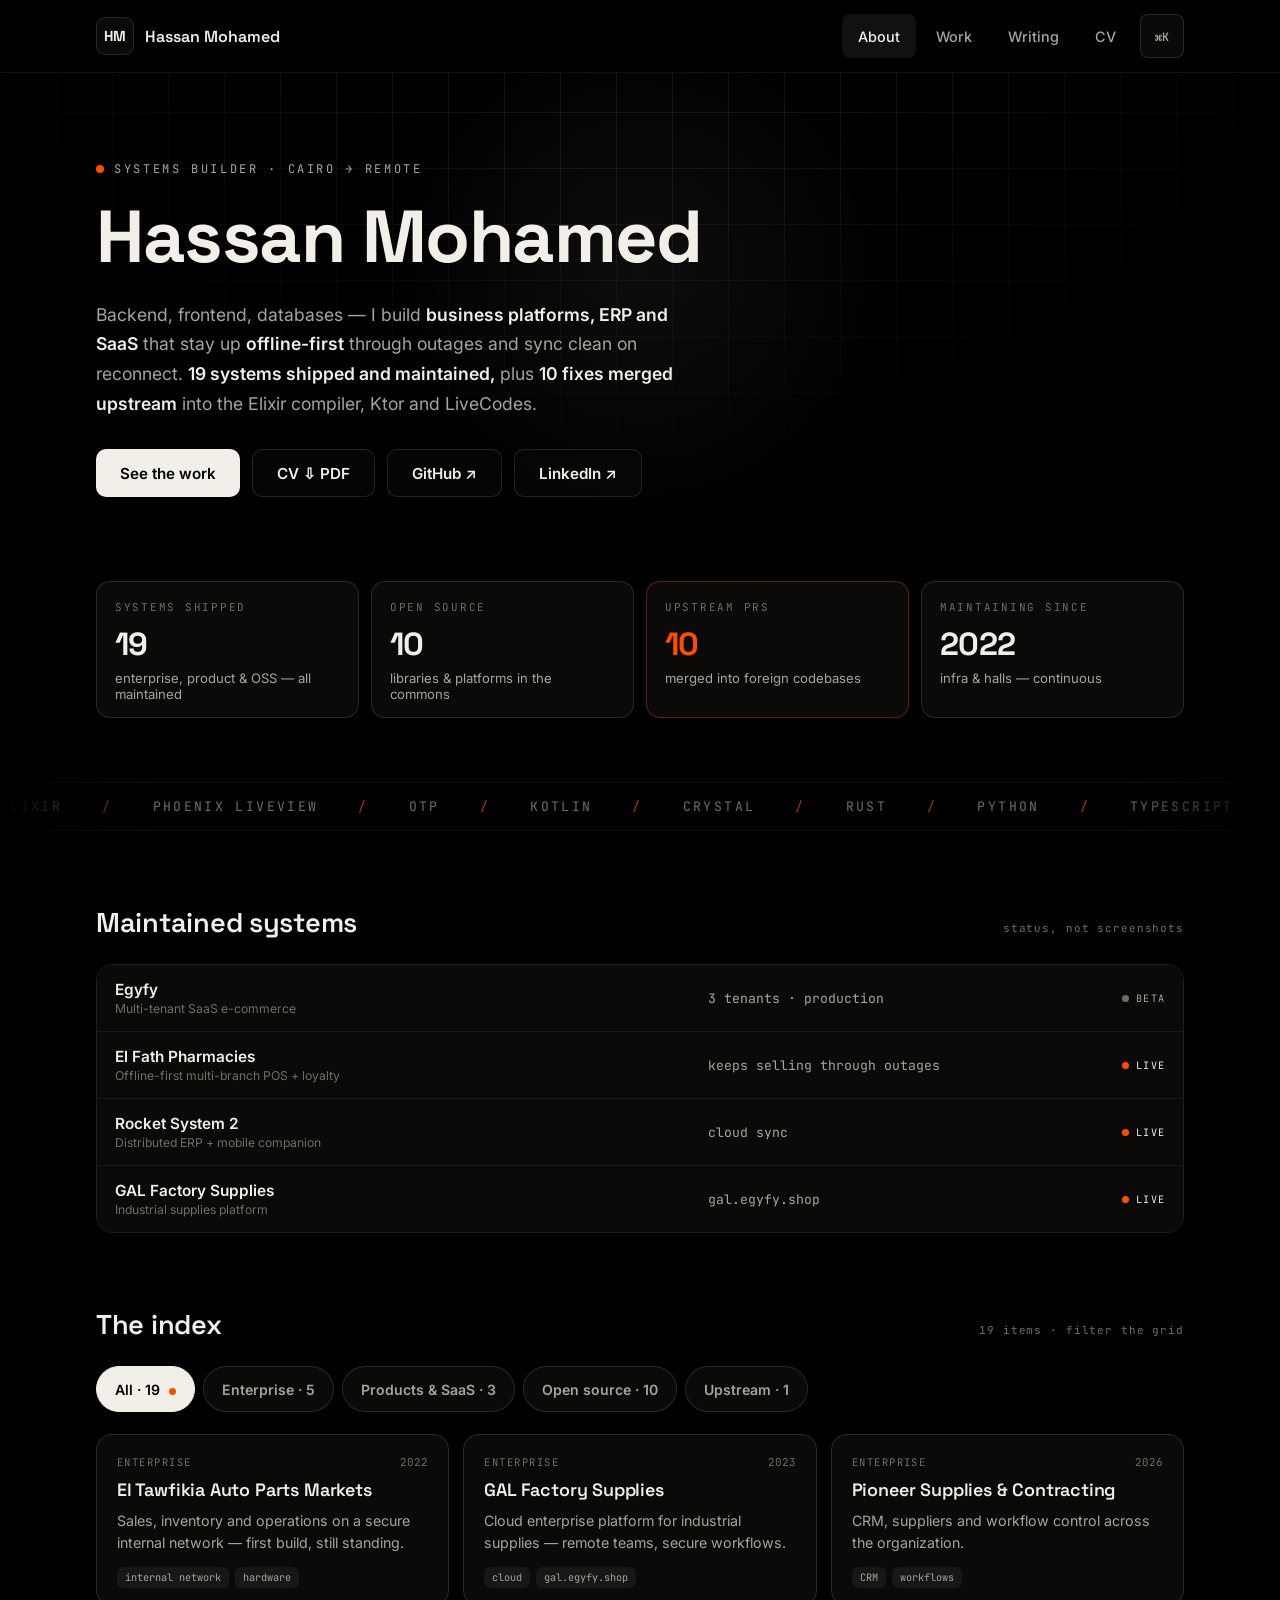
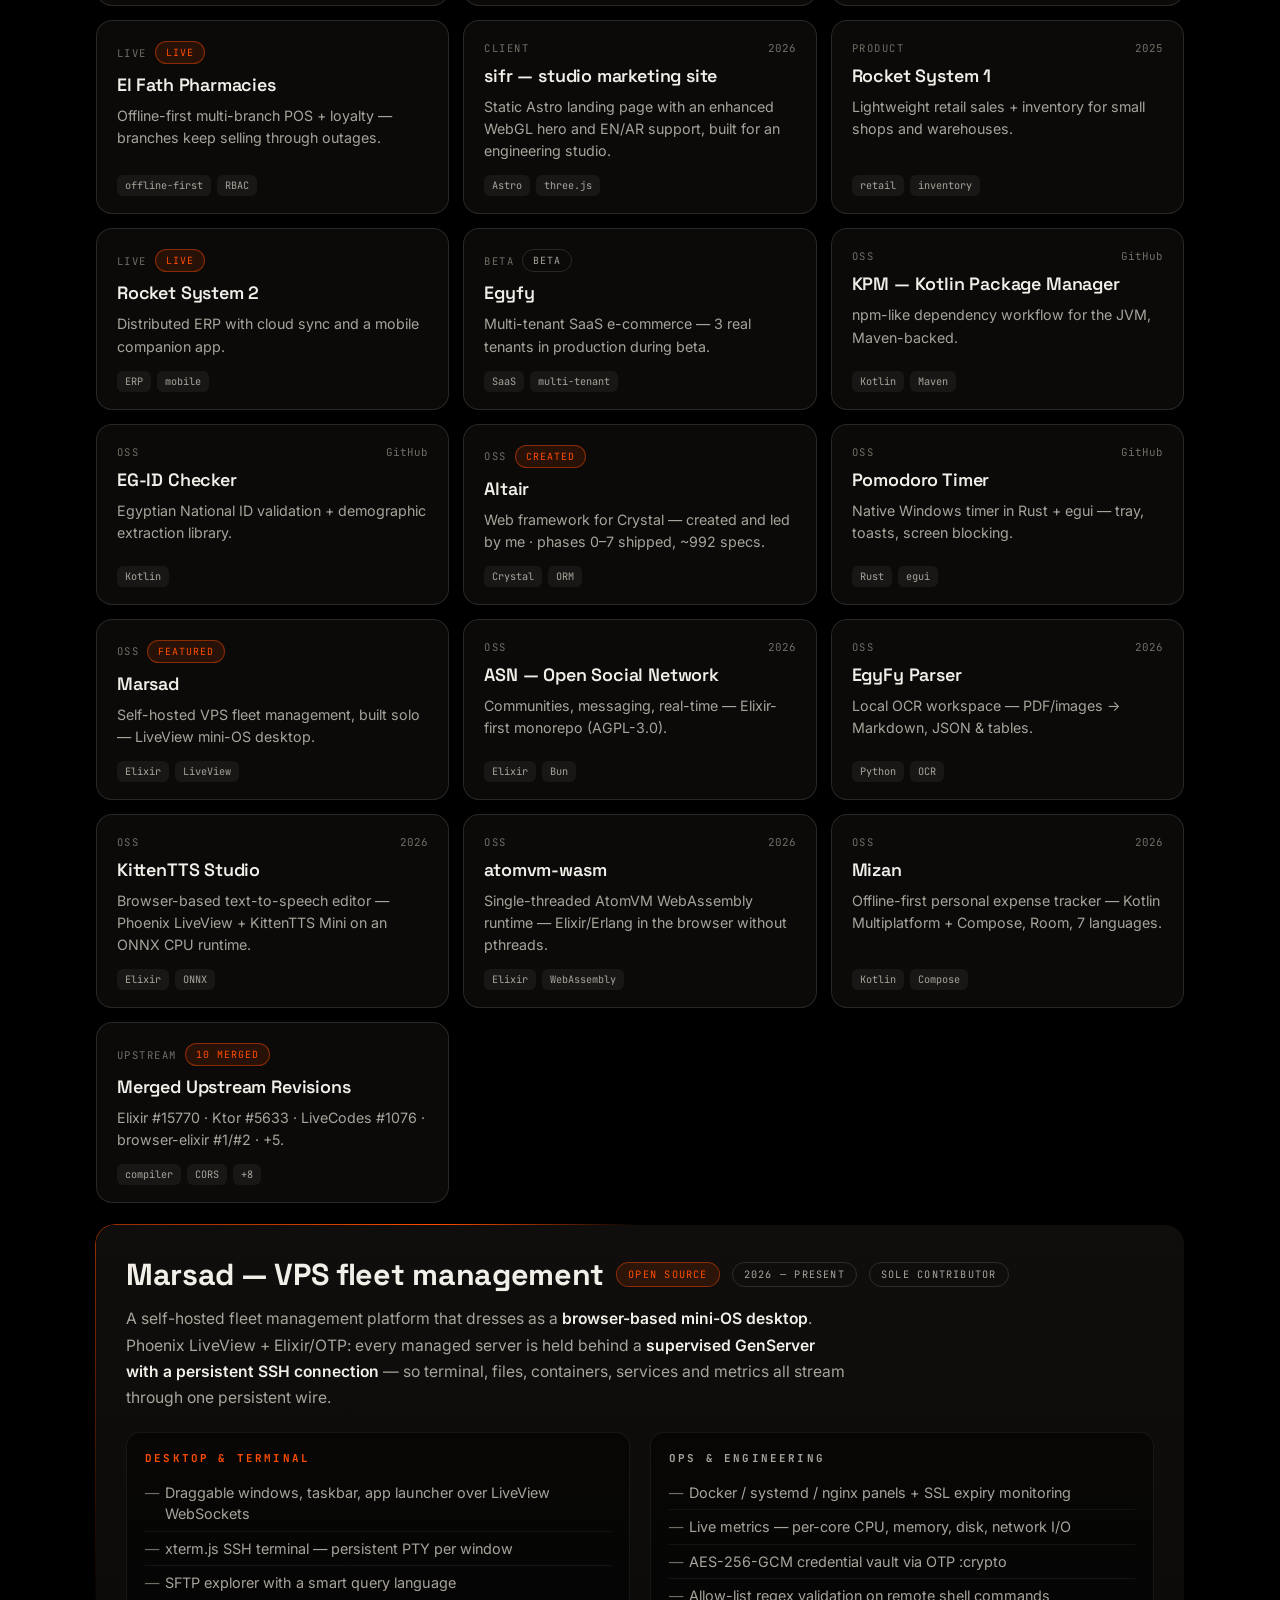
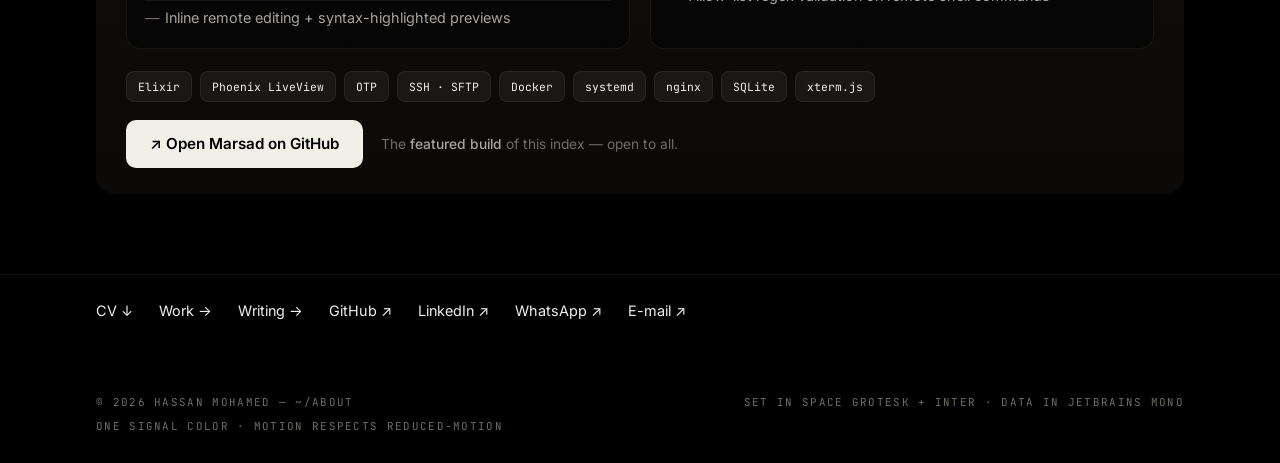
<file: about.html>
<!DOCTYPE html>
<html lang="en">
<head>
<meta charset="UTF-8">
<meta name="viewport" content="width=device-width, initial-scale=1.0">
<meta name="description" content="Hassan Mohamed — Systems Builder. Business platforms, ERP, SaaS, and open-source tooling.">
<title>Hassan Mohamed — Systems Builder</title>
<link href="https://fonts.googleapis.com/css2?family=Space+Grotesk:wght@400;500;600;700&family=Inter:wght@400;500;600;700&family=JetBrains+Mono:wght@400;500;600&display=swap" rel="stylesheet">
<link rel="stylesheet" href="style.css">
</head>
<body>
<div class="field" aria-hidden="true"></div>
<div id="spot" aria-hidden="true"></div>
<div id="beam" aria-hidden="true"></div>

<div class="topbar">
  <div class="wrap-in">
    <a class="brand" href="about.html"><i>HM</i><span>Hassan Mohamed</span></a>
    <nav>
      <a href="about.html" class="on">About</a>
      <a href="projects.html">Work</a>
      <a href="articles.html">Writing</a>
      <a href="cv.html">CV</a>
      <button class="cmdbtn" id="cmdk-btn" type="button" title="Command menu (Ctrl/⌘ K)">⌘K</button>
    </nav>
  </div>
</div>

<div class="wrap">
  <header class="hero">
    <span class="over">Systems builder · Cairo → remote</span>
    <h1>
      <span class="w" style="--w:0">Hassan</span>
      <span class="w" style="--w:1">Mohamed</span>
    </h1>
    <p class="bio reveal" style="--d:.55s">Backend, frontend, databases — I build <b>business platforms, ERP and SaaS</b> that stay up <b>offline-first</b> through outages and sync clean on reconnect. <b>19 systems shipped and maintained,</b> plus <b>10 fixes merged upstream</b> into the Elixir compiler, Ktor and LiveCodes.</p>
    <div class="cta-row reveal" style="--d:.7s">
      <a href="#projects" class="btn btn-a">See the work</a>
      <a href="cv.html" class="btn btn-b" title="Open CV — print or save as PDF">CV ⇩ PDF</a>
      <a href="https://github.com/HMH-3080" target="_blank" rel="noopener" class="btn btn-b">GitHub ↗</a>
      <a href="https://www.linkedin.com/in/hassan-mohamed-81a187289" target="_blank" rel="noopener" class="btn btn-b">LinkedIn ↗</a>
    </div>
  </header>

  <div class="stats">
    <div class="stat reveal" style="--d:.05s"><small>Systems shipped</small><b data-count="19">0</b><em>enterprise, product &amp; OSS — all maintained</em></div>
    <div class="stat reveal" style="--d:.12s"><small>Open source</small><b data-count="10">0</b><em>libraries &amp; platforms in the commons</em></div>
    <div class="stat sigline reveal" style="--d:.19s"><small>Upstream PRs</small><b data-count="10">0</b><em>merged into foreign codebases</em></div>
    <div class="stat reveal" style="--d:.26s"><small>Maintaining since</small><b>2022</b><em>infra &amp; halls — continuous</em></div>
  </div>
</div>

<div class="marq" aria-hidden="true">
  <div class="marq-track">
    <span>Elixir</span><span>Phoenix LiveView</span><span>OTP</span><span>Kotlin</span><span>Crystal</span><span>Rust</span><span>Python</span><span>TypeScript</span><span>SQL</span><span>Docker</span><span>Nginx</span><span>SQLite</span>
    <span>Elixir</span><span>Phoenix LiveView</span><span>OTP</span><span>Kotlin</span><span>Crystal</span><span>Rust</span><span>Python</span><span>TypeScript</span><span>SQL</span><span>Docker</span><span>Nginx</span><span>SQLite</span>
  </div>
</div>

<div class="wrap">
  <section id="systems">
    <div class="sechead reveal">
      <h2 class="disp">Maintained systems</h2>
      <span class="note">status, not screenshots</span>
    </div>

    <div class="sys reveal">
      <div class="sys-row"><span class="nm">Egyfy<small>Multi-tenant SaaS e-commerce</small></span><span class="loc">3 tenants · production</span><span class="dot b">BETA</span></div>
      <div class="sys-row"><span class="nm">El Fath Pharmacies<small>Offline-first multi-branch POS + loyalty</small></span><span class="loc">keeps selling through outages</span><span class="dot">LIVE</span></div>
      <div class="sys-row"><span class="nm">Rocket System 2<small>Distributed ERP + mobile companion</small></span><span class="loc">cloud sync</span><span class="dot">LIVE</span></div>
      <div class="sys-row"><span class="nm">GAL Factory Supplies<small>Industrial supplies platform</small></span><span class="loc">gal.egyfy.shop</span><span class="dot">LIVE</span></div>
    </div>
  </section>

  <section id="projects">
    <div class="sechead reveal">
      <h2 class="disp">The index</h2>
      <span class="note">19 items · filter the grid</span>
    </div>

    <div class="filters" id="filters">
      <button data-f="all" class="on">All · 19</button>
      <button data-f="enterprise">Enterprise · 5</button>
      <button data-f="product">Products &amp; SaaS · 3</button>
      <button data-f="oss">Open source · 10</button>
      <button data-f="upstream">Upstream · 1</button>
    </div>

    <div class="grid" id="cards">
      <a class="card reveal" data-c="enterprise" href="projects.html#tawfikia" style="--d:.02s">
        <div class="chead"><span class="cat">Enterprise</span><span class="yr">2022</span></div>
        <h3>El Tawfikia Auto Parts Markets</h3>
        <p>Sales, inventory and operations on a secure internal network — first build, still standing.</p>
        <div class="chips"><span>internal network</span><span>hardware</span></div>
      </a>
      <a class="card reveal" data-c="enterprise" href="projects.html#gal" style="--d:.06s">
        <div class="chead"><span class="cat">Enterprise</span><span class="yr">2023</span></div>
        <h3>GAL Factory Supplies</h3>
        <p>Cloud enterprise platform for industrial supplies — remote teams, secure workflows.</p>
        <div class="chips"><span>cloud</span><span>gal.egyfy.shop</span></div>
      </a>
      <a class="card reveal" data-c="enterprise" href="projects.html#pioneer" style="--d:.1s">
        <div class="chead"><span class="cat">Enterprise</span><span class="yr">2026</span></div>
        <h3>Pioneer Supplies &amp; Contracting</h3>
        <p>CRM, suppliers and workflow control across the organization.</p>
        <div class="chips"><span>CRM</span><span>workflows</span></div>
      </a>
      <a class="card reveal" data-c="enterprise" href="projects.html#elfath" style="--d:.14s">
        <div class="chead"><span class="cat">Live</span><span class="pill live">LIVE</span></div>
        <h3>El Fath Pharmacies</h3>
        <p>Offline-first multi-branch POS + loyalty — branches keep selling through outages.</p>
        <div class="chips"><span>offline-first</span><span>RBAC</span></div>
      </a>
      <a class="card reveal" data-c="enterprise" href="projects.html#sifr" style="--d:.18s">
        <div class="chead"><span class="cat">Client</span><span class="yr">2026</span></div>
        <h3>sifr — studio marketing site</h3>
        <p>Static Astro landing page with an enhanced WebGL hero and EN/AR support, built for an engineering studio.</p>
        <div class="chips"><span>Astro</span><span>three.js</span></div>
      </a>
      <a class="card reveal" data-c="product" href="projects.html#rocket1" style="--d:.02s">
        <div class="chead"><span class="cat">Product</span><span class="yr">2025</span></div>
        <h3>Rocket System 1</h3>
        <p>Lightweight retail sales + inventory for small shops and warehouses.</p>
        <div class="chips"><span>retail</span><span>inventory</span></div>
      </a>
      <a class="card reveal" data-c="product" href="projects.html#rocket2" style="--d:.06s">
        <div class="chead"><span class="cat">Live</span><span class="pill live">LIVE</span></div>
        <h3>Rocket System 2</h3>
        <p>Distributed ERP with cloud sync and a mobile companion app.</p>
        <div class="chips"><span>ERP</span><span>mobile</span></div>
      </a>
      <a class="card reveal" data-c="product" href="projects.html#egyfy" style="--d:.1s">
        <div class="chead"><span class="cat">Beta</span><span class="pill beta">BETA</span></div>
        <h3>Egyfy</h3>
        <p>Multi-tenant SaaS e-commerce — 3 real tenants in production during beta.</p>
        <div class="chips"><span>SaaS</span><span>multi-tenant</span></div>
      </a>
      <a class="card reveal" data-c="oss" href="https://github.com/HMH-3080/kpm" target="_blank" rel="noopener" style="--d:.02s">
        <div class="chead"><span class="cat">OSS</span><span class="yr">GitHub</span></div>
        <h3>KPM — Kotlin Package Manager</h3>
        <p>npm-like dependency workflow for the JVM, Maven-backed.</p>
        <div class="chips"><span>Kotlin</span><span>Maven</span></div>
      </a>
      <a class="card reveal" data-c="oss" href="https://github.com/HMH-3080/egyptian-national-id-checker" target="_blank" rel="noopener" style="--d:.06s">
        <div class="chead"><span class="cat">OSS</span><span class="yr">GitHub</span></div>
        <h3>EG-ID Checker</h3>
        <p>Egyptian National ID validation + demographic extraction library.</p>
        <div class="chips"><span>Kotlin</span></div>
      </a>
      <a class="card reveal" data-c="oss" href="https://github.com/Arab-Open-Source/Altair" target="_blank" rel="noopener" style="--d:.1s">
        <div class="chead"><span class="cat">OSS</span><span class="pill live">CREATED</span></div>
        <h3>Altair</h3>
        <p>Web framework for Crystal — created and led by me · phases 0–7 shipped, ~992 specs.</p>
        <div class="chips"><span>Crystal</span><span>ORM</span></div>
      </a>
      <a class="card reveal" data-c="oss" href="https://github.com/HMH-3080/Pomodoro_Timer" target="_blank" rel="noopener" style="--d:.14s">
        <div class="chead"><span class="cat">OSS</span><span class="yr">GitHub</span></div>
        <h3>Pomodoro Timer</h3>
        <p>Native Windows timer in Rust + egui — tray, toasts, screen blocking.</p>
        <div class="chips"><span>Rust</span><span>egui</span></div>
      </a>
      <a class="card reveal" data-c="oss" href="https://github.com/Arab-Open-Source/Marsad" target="_blank" rel="noopener" style="--d:.18s">
        <div class="chead"><span class="cat">OSS</span><span class="pill live">FEATURED</span></div>
        <h3>Marsad</h3>
        <p>Self-hosted VPS fleet management, built solo — LiveView mini-OS desktop.</p>
        <div class="chips"><span>Elixir</span><span>LiveView</span></div>
      </a>
      <a class="card reveal" data-c="oss" href="https://github.com/DevHustlers-Community/ASN" target="_blank" rel="noopener" style="--d:.22s">
        <div class="chead"><span class="cat">OSS</span><span class="yr">2026</span></div>
        <h3>ASN — Open Social Network</h3>
        <p>Communities, messaging, real-time — Elixir-first monorepo (AGPL-3.0).</p>
        <div class="chips"><span>Elixir</span><span>Bun</span></div>
      </a>
      <a class="card reveal" data-c="oss" href="https://github.com/Arab-Open-Source/egyfy-parser" target="_blank" rel="noopener" style="--d:.26s">
        <div class="chead"><span class="cat">OSS</span><span class="yr">2026</span></div>
        <h3>EgyFy Parser</h3>
        <p>Local OCR workspace — PDF/images → Markdown, JSON &amp; tables.</p>
        <div class="chips"><span>Python</span><span>OCR</span></div>
      </a>
      <a class="card reveal" data-c="oss" href="https://github.com/HMH-3080/kitten-tts-studio" target="_blank" rel="noopener" style="--d:.3s">
        <div class="chead"><span class="cat">OSS</span><span class="yr">2026</span></div>
        <h3>KittenTTS Studio</h3>
        <p>Browser-based text-to-speech editor — Phoenix LiveView + KittenTTS Mini on an ONNX CPU runtime.</p>
        <div class="chips"><span>Elixir</span><span>ONNX</span></div>
      </a>
      <a class="card reveal" data-c="oss" href="https://github.com/HMH-3080/atomvm-wasm" target="_blank" rel="noopener" style="--d:.34s">
        <div class="chead"><span class="cat">OSS</span><span class="yr">2026</span></div>
        <h3>atomvm-wasm</h3>
        <p>Single-threaded AtomVM WebAssembly runtime — Elixir/Erlang in the browser without pthreads.</p>
        <div class="chips"><span>Elixir</span><span>WebAssembly</span></div>
      </a>
      <a class="card reveal" data-c="oss" href="https://github.com/Arab-Open-Source/Mizan" target="_blank" rel="noopener" style="--d:.38s">
        <div class="chead"><span class="cat">OSS</span><span class="yr">2026</span></div>
        <h3>Mizan</h3>
        <p>Offline-first personal expense tracker — Kotlin Multiplatform + Compose, Room, 7 languages.</p>
        <div class="chips"><span>Kotlin</span><span>Compose</span></div>
      </a>
      <a class="card reveal" data-c="upstream" href="projects.html#upstream" style="--d:.3s">
        <div class="chead"><span class="cat">Upstream</span><span class="pill live">10 MERGED</span></div>
        <h3>Merged Upstream Revisions</h3>
        <p>Elixir #15770 · Ktor #5633 · LiveCodes #1076 · browser-elixir #1/#2 · +5.</p>
        <div class="chips"><span>compiler</span><span>CORS</span><span>+8</span></div>
      </a>
    </div>

    <div class="beambox reveal" id="featured">
      <div class="dossier">
        <div class="head">
          <h3>Marsad — VPS fleet management</h3>
          <span class="badge a">OPEN SOURCE</span>
          <span class="badge b">2026 — PRESENT</span>
          <span class="badge b">SOLE CONTRIBUTOR</span>
        </div>
        <p>A self-hosted fleet management platform that dresses as a <b>browser-based mini-OS desktop</b>. Phoenix LiveView + Elixir/OTP: every managed server is held behind a <b>supervised GenServer with a persistent SSH connection</b> — so terminal, files, containers, services and metrics all stream through one persistent wire.</p>
        <div class="dcols">
          <div class="dcol">
            <h4>Desktop &amp; terminal</h4>
            <ul>
              <li>Draggable windows, taskbar, app launcher over LiveView WebSockets</li>
              <li>xterm.js SSH terminal — persistent PTY per window</li>
              <li>SFTP explorer with a smart query language</li>
              <li>Inline remote editing + syntax-highlighted previews</li>
            </ul>
          </div>
          <div class="dcol v">
            <h4>Ops &amp; engineering</h4>
            <ul>
              <li>Docker / systemd / nginx panels + SSL expiry monitoring</li>
              <li>Live metrics — per-core CPU, memory, disk, network I/O</li>
              <li>AES-256-GCM credential vault via OTP :crypto</li>
              <li>Allow-list regex validation on remote shell commands</li>
            </ul>
          </div>
        </div>
        <div class="dchips">
          <span>Elixir</span><span>Phoenix LiveView</span><span>OTP</span><span>SSH · SFTP</span><span>Docker</span><span>systemd</span><span>nginx</span><span>SQLite</span><span>xterm.js</span>
        </div>
        <div class="dfoot">
          <a class="btn btn-a" href="https://github.com/Arab-Open-Source/Marsad" target="_blank" rel="noopener">↗ Open Marsad on GitHub</a>
          <span class="txt">The <b>featured build</b> of this index — open to all.</span>
        </div>
      </div>
    </div>
  </section>
</div>

<script>
(function(){
  var btns = document.querySelectorAll('#filters button');
  btns.forEach(function(b){ b.addEventListener('click', function(){
    btns.forEach(function(x){ x.classList.remove('on'); }); b.classList.add('on');
    var f = b.dataset.f;
    document.querySelectorAll('#cards .card').forEach(function(r){ r.style.display = (f === 'all' || r.dataset.c === f) ? '' : 'none'; });
  }); });
})();
</script>

<footer>
  <div class="wrap">
    <div class="foot-links">
      <a href="cv.html">CV ↓</a>
      <a href="projects.html">Work →</a>
      <a href="articles.html">Writing →</a>
      <a href="https://github.com/HMH-3080" target="_blank" rel="noopener">GitHub ↗</a>
      <a href="https://www.linkedin.com/in/hassan-mohamed-81a187289" target="_blank" rel="noopener">LinkedIn ↗</a>
      <a href="https://wa.me/201104391245" target="_blank" rel="noopener">WhatsApp ↗</a>
      <a href="mailto:hasanmo3080vr@gmail.com">E-mail ↗</a>
    </div>
    <div class="foot-fine">
      <span>© 2026 Hassan Mohamed — ~/about</span>
      <span>Set in Space Grotesk + Inter · data in JetBrains Mono</span>
      <span>One signal color · motion respects reduced-motion</span>
    </div>
  </div>
</footer>

<div class="palette-backdrop" id="pal-bg" hidden>
  <div class="palette" role="dialog" aria-modal="true" aria-label="Command menu">
    <div class="pal-input-row"><span class="pal-prompt">›</span><input id="pal-input" placeholder="Type a command or search…" autocomplete="off" spellcheck="false" aria-label="Command menu"></div>
    <div class="pal-list" id="pal-list" role="listbox"></div>
    <div class="pal-foot"><span><kbd>↑↓</kbd> navigate</span><span><kbd>↵</kbd> run</span><span><kbd>esc</kbd> close</span></div>
  </div>
</div>
<script>
window.HMH_INDEX = [
    { group: "Work", title: "Egyfy — SaaS storefronts", hint: "beta", run: function() { window.location.href = "projects.html#egyfy"; } },
    { group: "Work", title: "El Fath Pharmacies — offline-first POS", hint: "2024", run: function() { window.location.href = "projects.html#elfath"; } },
    { group: "Work", title: "Rocket System 2 — distributed ERP", hint: "2026", run: function() { window.location.href = "projects.html#rocket2"; } },
    { group: "Work", title: "El Tawfikia Auto Parts Markets", hint: "2022", run: function() { window.location.href = "projects.html#tawfikia"; } },
    { group: "Work", title: "GAL Factory Supplies", hint: "2023", run: function() { window.location.href = "projects.html#gal"; } },
    { group: "Work", title: "Pioneer General Supplies", hint: "2026", run: function() { window.location.href = "projects.html#pioneer"; } },
    { group: "Work", title: "Rocket System 1 — retail ERP", hint: "2025", run: function() { window.location.href = "projects.html#rocket1"; } },
    { group: "Work", title: "KPM — Kotlin Package Manager", hint: "oss", run: function() { window.location.href = "projects.html#kpm"; } },
    { group: "Work", title: "Egyptian National ID Checker", hint: "oss", run: function() { window.location.href = "projects.html#idchecker"; } },
    { group: "Work", title: "Pomodoro Timer — Rust", hint: "oss", run: function() { window.location.href = "projects.html#pomodoro"; } },
    { group: "Work", title: "Altair — Crystal web framework", hint: "oss", run: function() { window.location.href = "projects.html#altair"; } },
    { group: "Work", title: "Marsad — VPS fleet management", hint: "oss", run: function() { window.location.href = "projects.html#featured"; } },
    { group: "Work", title: "ASN — open social network", hint: "oss", run: function() { window.location.href = "projects.html#asn"; } },
    { group: "Work", title: "EgyFy Parser — local OCR", hint: "oss", run: function() { window.location.href = "projects.html#egyfy-parser"; } },
    { group: "Work", title: "KittenTTS Studio — browser TTS editor", hint: "oss", run: function() { window.location.href = "https://github.com/HMH-3080/kitten-tts-studio"; } },
    { group: "Work", title: "atomvm-wasm — Elixir in the browser", hint: "oss", run: function() { window.location.href = "https://github.com/HMH-3080/atomvm-wasm"; } },
    { group: "Work", title: "Mizan — offline expense tracker", hint: "oss", run: function() { window.location.href = "https://github.com/Arab-Open-Source/Mizan"; } },
    { group: "Work", title: "sifr — studio marketing site", hint: "client", run: function() { window.location.href = "https://github.com/HMH-3080/sifr-astro"; } },
    { group: "Work", title: "Merged upstream contributions", hint: "elixir · ktor · livecodes", run: function() { window.location.href = "projects.html#upstream"; } },
    { group: "Writing", title: ".env in Production — Are We Handling Secrets Correctly?", hint: "s=env-secrets-in-production", run: function() { window.location.href = "articles.html?s=env-secrets-in-production"; } }
];
</script>
<script src="palette.js"></script>
<script src="motion.js"></script>
</body>
</html>
</file>
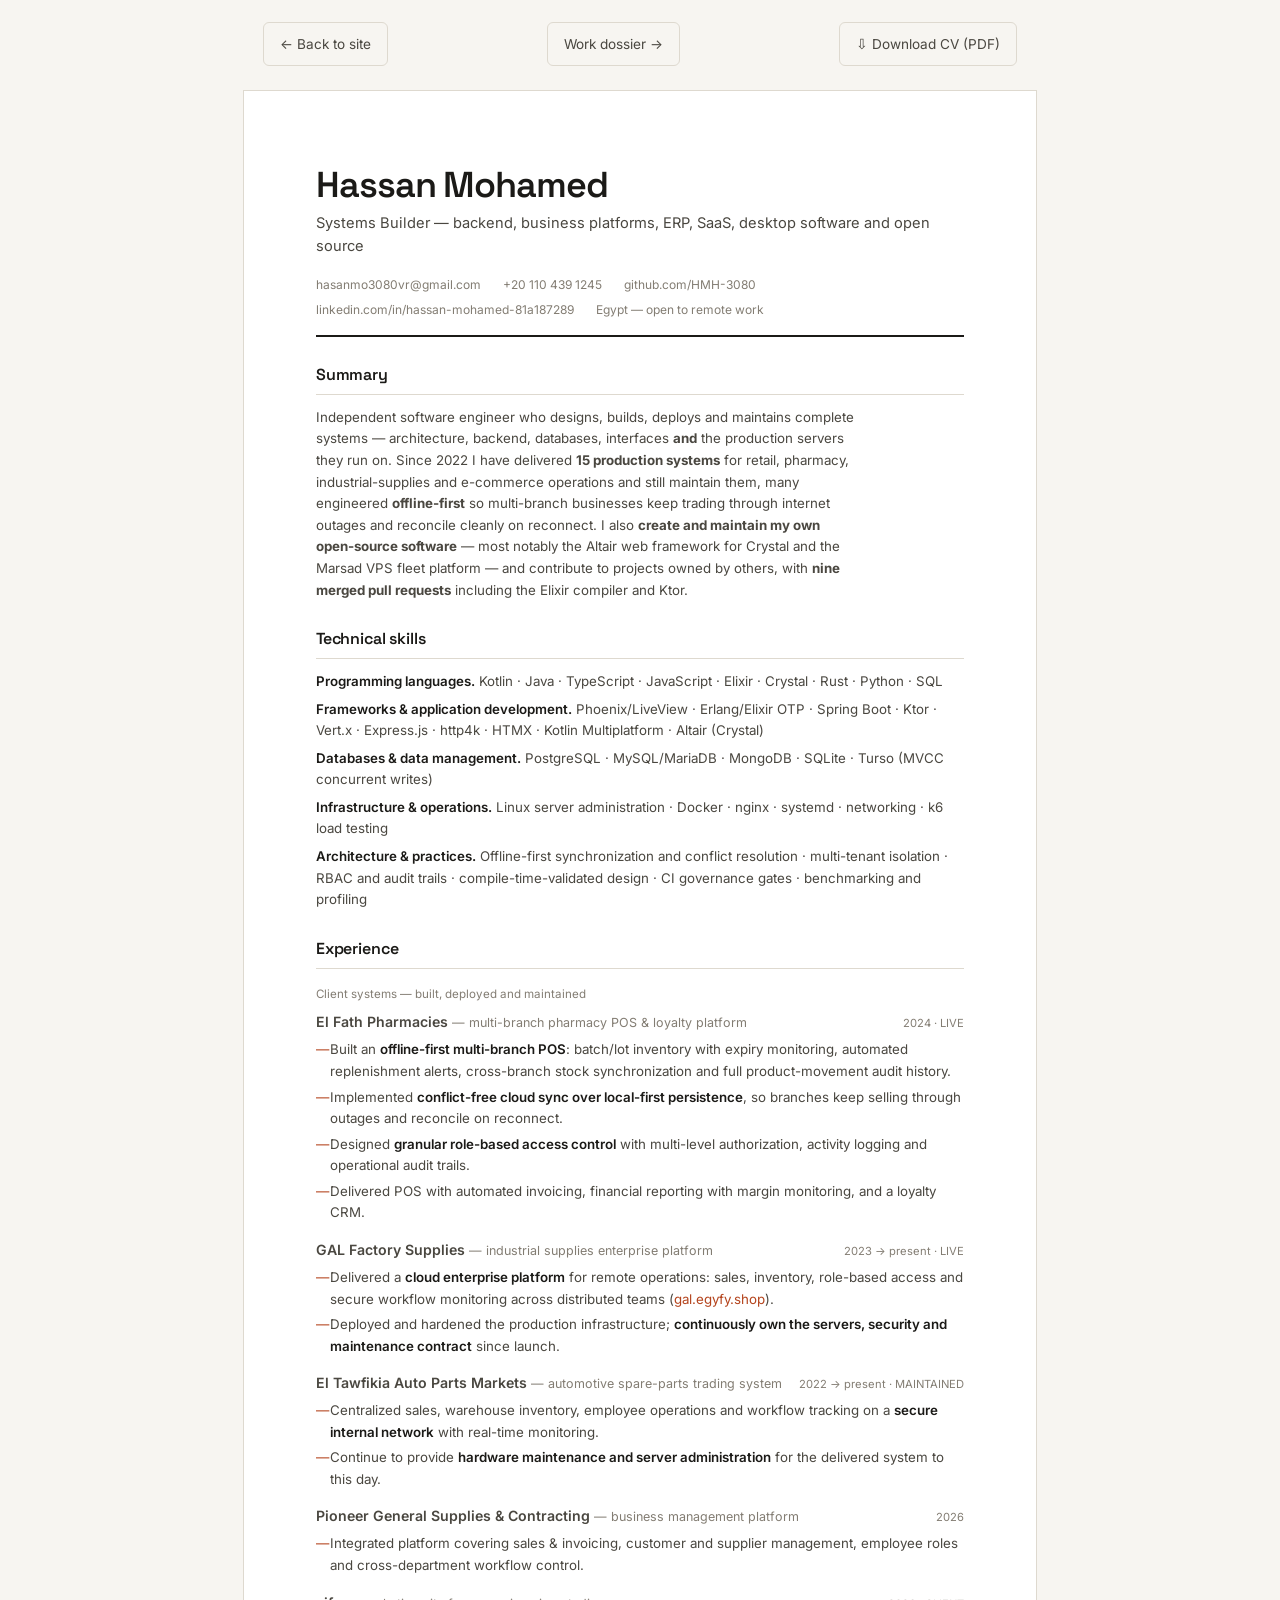
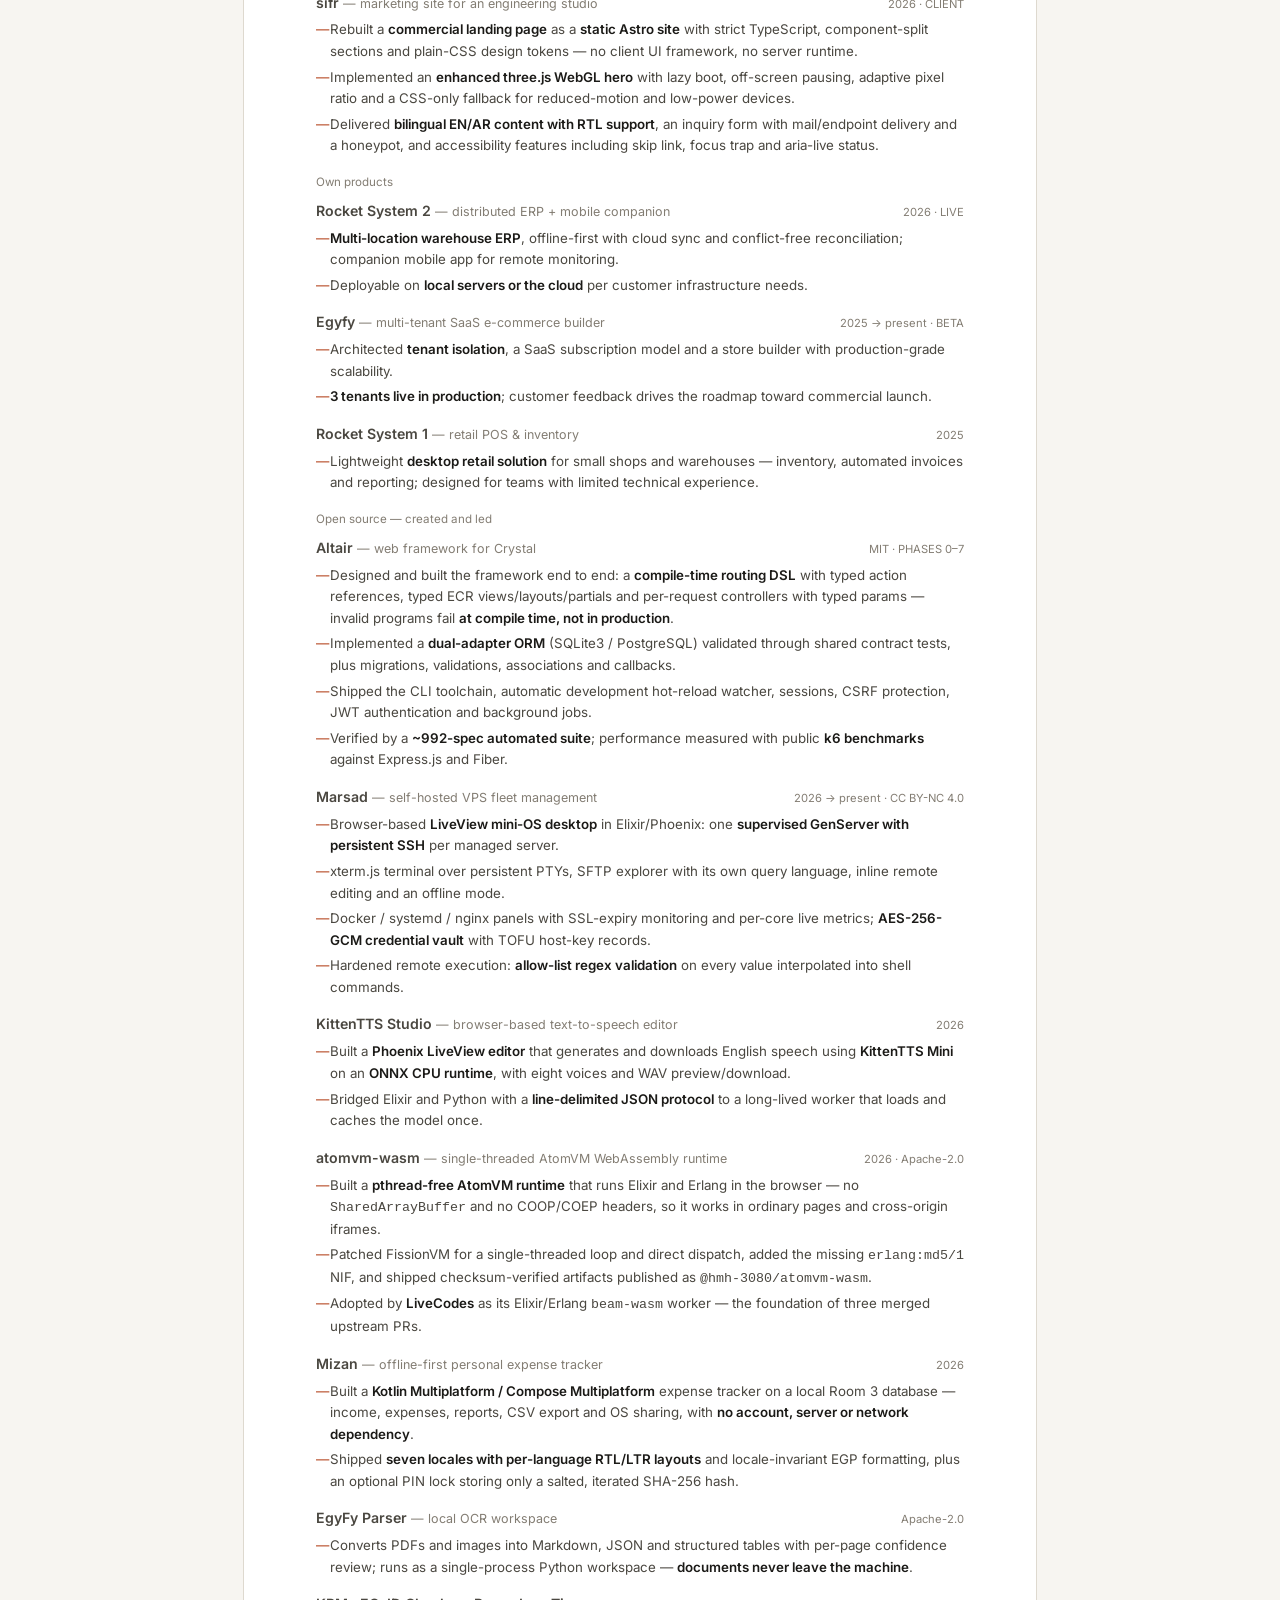
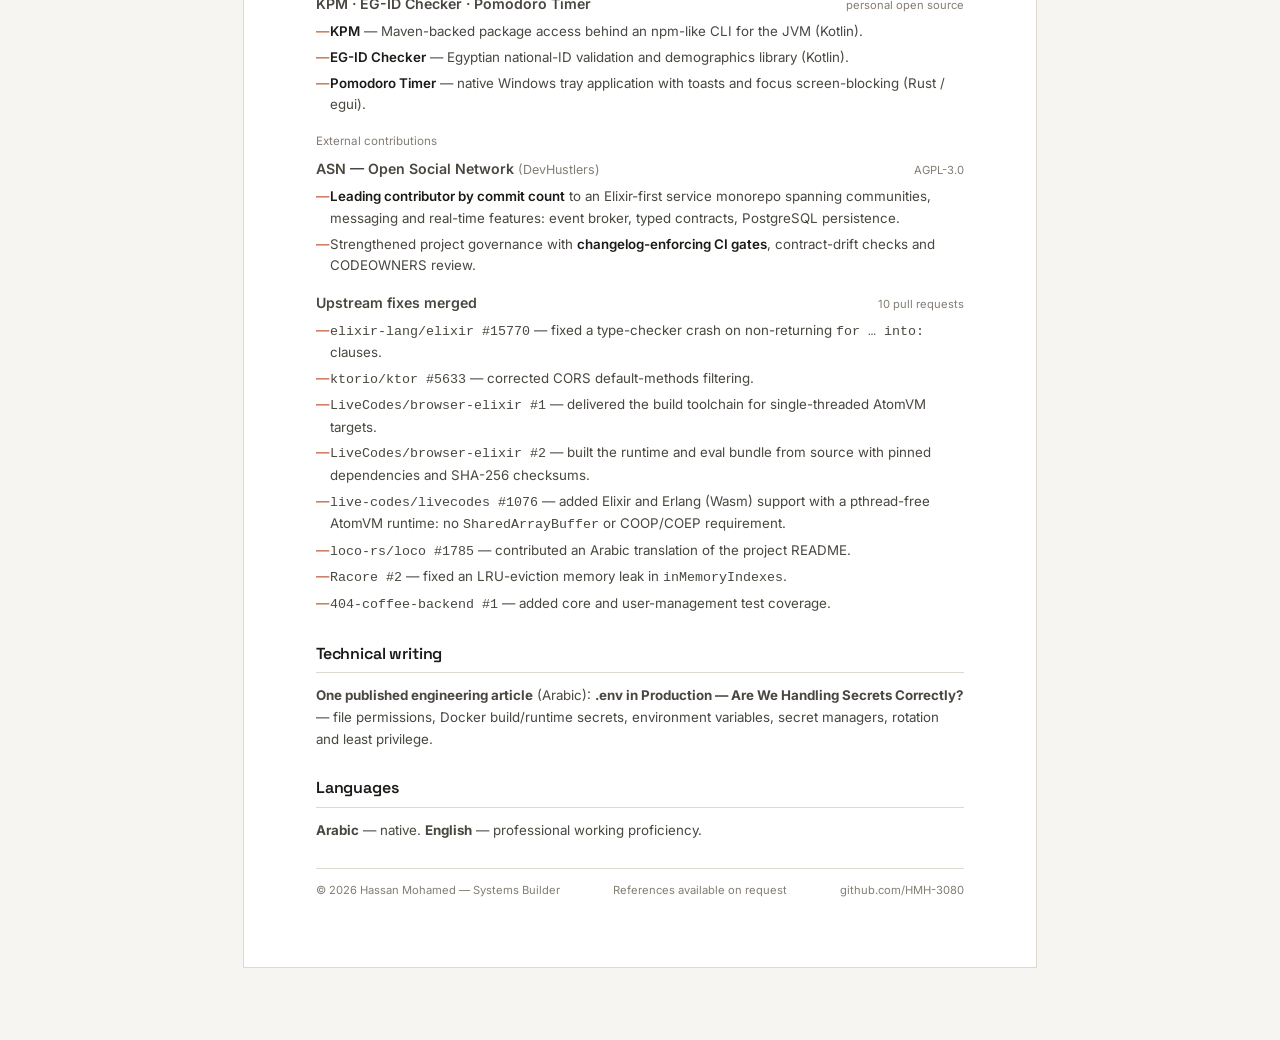
<file: cv.html>
<!DOCTYPE html>
<html lang="en">
<head>
<meta charset="UTF-8">
<meta name="viewport" content="width=device-width, initial-scale=1.0">
<meta name="author" content="Hassan Mohamed">
<meta name="description" content="Master CV — Hassan Mohamed, Systems Builder. Backend, business platforms, ERP, SaaS, desktop software and open source. Single-column, ATS-friendly, prints to A4 vector PDF.">
<title>Hassan Mohamed — CV (Systems Builder)</title>
<link href="https://fonts.googleapis.com/css2?family=Space+Grotesk:wght@500;600;700&family=Inter:wght@400;500;600&display=swap" rel="stylesheet">
<style>
  /* Quiet Ledger — calm single-column CV. One accent, generous rhythm, no competing furniture.
     Prints to a clean A4 vector PDF via window.print() or build-cv.sh. */
  :root {
    --paper: #F7F5F1;
    --sheet: #FFFFFF;
    --ink: #1B1A17;
    --body: #4A4740;
    --faint: #837D73;
    --line: #DED9CF;
    --accent: #B4441D;
    --display: 'Space Grotesk', 'Helvetica Neue', Arial, sans-serif;
    --text: 'Inter', 'Helvetica Neue', Arial, sans-serif;
  }
  * { box-sizing: border-box; margin: 0; padding: 0; }
  html { scroll-behavior: smooth; overflow-x: clip; }
  body { background: var(--paper); color: var(--body); font-family: var(--text); font-size: 10pt; line-height: 1.62; overflow-x: clip; -webkit-font-smoothing: antialiased; }
  a { color: var(--accent); text-decoration: none; }
  a:hover { text-decoration: underline; }
  :focus-visible { outline: 2px solid var(--accent); outline-offset: 3px; border-radius: 3px; }
  h1, h2, h3 { font-family: var(--display); color: var(--ink); font-weight: 600; }

  .toolbar { max-width: 210mm; margin: 22px auto 0; padding: 0 20px; display: flex; gap: 12px; justify-content: space-between; align-items: center; flex-wrap: wrap; }
  .toolbar a, .toolbar button { font-family: var(--text); font-size: .85rem; color: var(--body); background: transparent; border: 1px solid var(--line); border-radius: 6px; padding: 10px 16px; min-height: 44px; cursor: pointer; transition: background .15s, border-color .15s; }
  .toolbar a:hover, .toolbar button:hover { background: var(--sheet); border-color: var(--faint); text-decoration: none; }

  .sheet { width: 210mm; max-width: calc(100% - 36px); margin: 24px auto 64px; background: var(--sheet); border: 1px solid var(--line); padding: 20mm 19mm 18mm; }
  .cv-name { font-size: 27pt; line-height: 1; letter-spacing: -.03em; }
  .cv-role { margin-top: 9px; font-size: 11pt; color: var(--body); }
  .cv-contact { display: flex; flex-wrap: wrap; gap: 5px 22px; margin-top: 16px; padding-bottom: 16px; border-bottom: 2px solid var(--ink); font-size: 9pt; color: var(--faint); }
  .cv-contact a { color: var(--faint); }

  .sec { margin-top: 25px; }
  .sec h2 { font-size: 12pt; letter-spacing: -.01em; padding-bottom: 6px; border-bottom: 1px solid var(--line); margin-bottom: 12px; }
  .cv-summary { max-width: 68ch; }
  .skill-line { margin-bottom: 6px; }
  .skill-line b { color: var(--ink); font-weight: 600; }

  .group-label { font-size: 8.7pt; color: var(--faint); margin: 16px 0 8px; }
  .job { margin-bottom: 15px; break-inside: avoid; }
  .job-head { display: flex; justify-content: space-between; align-items: baseline; gap: 16px; }
  .job-title { font-size: 10.6pt; font-weight: 600; }
  .job-title em { font-style: normal; font-weight: 400; font-family: var(--text); font-size: 9.4pt; color: var(--faint); }
  .job-date { font-size: 8.4pt; color: var(--faint); white-space: nowrap; }
  .job ul { list-style: none; margin-top: 5px; }
  .job li { position: relative; padding-left: 14px; margin-bottom: 4px; }
  .job li::before { content: '—'; position: absolute; left: 0; color: var(--accent); }
  .job b, .plain b { color: var(--ink); font-weight: 600; }

  .cv-foot { margin-top: 26px; padding-top: 12px; border-top: 1px solid var(--line); font-size: 8.4pt; color: var(--faint); display: flex; justify-content: space-between; gap: 12px; flex-wrap: wrap; }

  @page { size: A4; margin: 0; }
  @media (max-width: 700px) {
    .toolbar { flex-direction: column; align-items: stretch; }
    .sheet { padding: 12mm 8mm; }
    .cv-name { font-size: 23pt; }
    .job-head { flex-direction: column; gap: 2px; }
  }
  @media print {
    body { background: #fff; font-size: 9.6pt; }
    .toolbar { display: none !important; }
    .sheet { width: auto; max-width: none; margin: 0; border: none; box-shadow: none; padding: 14mm 15mm 12mm; }
    a { text-decoration: none; color: inherit; }
    .job, .sec, .cv-foot { break-inside: avoid; }
  }
  @media (prefers-reduced-motion: reduce) {
    *, *::before, *::after { animation: none !important; transition: none !important; }
    html { scroll-behavior: auto; }
  }
</style>
</head>
<body>

<div class="toolbar">
  <a href="about.html">← Back to site</a>
  <a href="projects.html">Work dossier →</a>
  <button type="button" id="dl-cv">⇩ Download CV (PDF)</button>
</div>

<main class="sheet" id="cv" aria-label="Curriculum vitae — Hassan Mohamed">

  <header>
    <h1 class="cv-name">Hassan Mohamed</h1>
    <div class="cv-role">Systems Builder — backend, business platforms, ERP, SaaS, desktop software and open source</div>
    <div class="cv-contact">
      <a href="mailto:hasanmo3080vr@gmail.com">hasanmo3080vr@gmail.com</a>
      <a href="tel:+201104391245">+20 110 439 1245</a>
      <a href="https://github.com/HMH-3080">github.com/HMH-3080</a>
      <a href="https://www.linkedin.com/in/hassan-mohamed-81a187289">linkedin.com/in/hassan-mohamed-81a187289</a>
      <span>Egypt — open to remote work</span>
    </div>
  </header>

  <section class="sec">
    <h2>Summary</h2>
    <p class="cv-summary">Independent software engineer who designs, builds, deploys and maintains complete systems — architecture, backend, databases, interfaces <b>and</b> the production servers they run on. Since 2022 I have delivered <b>15 production systems</b> for retail, pharmacy, industrial-supplies and e-commerce operations and still maintain them, many engineered <b>offline-first</b> so multi-branch businesses keep trading through internet outages and reconcile cleanly on reconnect. I also <b>create and maintain my own open-source software</b> — most notably the Altair web framework for Crystal and the Marsad VPS fleet platform — and contribute to projects owned by others, with <b>nine merged pull requests</b> including the Elixir compiler and Ktor.</p>
  </section>

  <section class="sec">
    <h2>Technical skills</h2>
    <p class="skill-line"><b>Programming languages.</b> Kotlin · Java · TypeScript · JavaScript · Elixir · Crystal · Rust · Python · SQL</p>
    <p class="skill-line"><b>Frameworks &amp; application development.</b> Phoenix/LiveView · Erlang/Elixir OTP · Spring Boot · Ktor · Vert.x · Express.js · http4k · HTMX · Kotlin Multiplatform · Altair (Crystal)</p>
    <p class="skill-line"><b>Databases &amp; data management.</b> PostgreSQL · MySQL/MariaDB · MongoDB · SQLite · Turso (MVCC concurrent writes)</p>
    <p class="skill-line"><b>Infrastructure &amp; operations.</b> Linux server administration · Docker · nginx · systemd · networking · k6 load testing</p>
    <p class="skill-line"><b>Architecture &amp; practices.</b> Offline-first synchronization and conflict resolution · multi-tenant isolation · RBAC and audit trails · compile-time-validated design · CI governance gates · benchmarking and profiling</p>
  </section>

  <section class="sec">
    <h2>Experience</h2>

    <div class="group-label">Client systems — built, deployed and maintained</div>

    <div class="job">
      <div class="job-head"><span class="job-title">El Fath Pharmacies <em>— multi-branch pharmacy POS &amp; loyalty platform</em></span><span class="job-date">2024 · LIVE</span></div>
      <ul>
        <li>Built an <b>offline-first multi-branch POS</b>: batch/lot inventory with expiry monitoring, automated replenishment alerts, cross-branch stock synchronization and full product-movement audit history.</li>
        <li>Implemented <b>conflict-free cloud sync over local-first persistence</b>, so branches keep selling through outages and reconcile on reconnect.</li>
        <li>Designed <b>granular role-based access control</b> with multi-level authorization, activity logging and operational audit trails.</li>
        <li>Delivered POS with automated invoicing, financial reporting with margin monitoring, and a loyalty CRM.</li>
      </ul>
    </div>

    <div class="job">
      <div class="job-head"><span class="job-title">GAL Factory Supplies <em>— industrial supplies enterprise platform</em></span><span class="job-date">2023 → present · LIVE</span></div>
      <ul>
        <li>Delivered a <b>cloud enterprise platform</b> for remote operations: sales, inventory, role-based access and secure workflow monitoring across distributed teams (<a href="https://gal.egyfy.shop">gal.egyfy.shop</a>).</li>
        <li>Deployed and hardened the production infrastructure; <b>continuously own the servers, security and maintenance contract</b> since launch.</li>
      </ul>
    </div>

    <div class="job">
      <div class="job-head"><span class="job-title">El Tawfikia Auto Parts Markets <em>— automotive spare-parts trading system</em></span><span class="job-date">2022 → present · MAINTAINED</span></div>
      <ul>
        <li>Centralized sales, warehouse inventory, employee operations and workflow tracking on a <b>secure internal network</b> with real-time monitoring.</li>
        <li>Continue to provide <b>hardware maintenance and server administration</b> for the delivered system to this day.</li>
      </ul>
    </div>

    <div class="job">
      <div class="job-head"><span class="job-title">Pioneer General Supplies &amp; Contracting <em>— business management platform</em></span><span class="job-date">2026</span></div>
      <ul><li>Integrated platform covering sales &amp; invoicing, customer and supplier management, employee roles and cross-department workflow control.</li></ul>
    </div>

    <div class="job">
      <div class="job-head"><span class="job-title">sifr <em>— marketing site for an engineering studio</em></span><span class="job-date">2026 · CLIENT</span></div>
      <ul>
        <li>Rebuilt a <b>commercial landing page</b> as a <b>static Astro site</b> with strict TypeScript, component-split sections and plain-CSS design tokens — no client UI framework, no server runtime.</li>
        <li>Implemented an <b>enhanced three.js WebGL hero</b> with lazy boot, off-screen pausing, adaptive pixel ratio and a CSS-only fallback for reduced-motion and low-power devices.</li>
        <li>Delivered <b>bilingual EN/AR content with RTL support</b>, an inquiry form with mail/endpoint delivery and a honeypot, and accessibility features including skip link, focus trap and aria-live status.</li>
      </ul>
    </div>

    <div class="group-label">Own products</div>

    <div class="job">
      <div class="job-head"><span class="job-title">Rocket System 2 <em>— distributed ERP + mobile companion</em></span><span class="job-date">2026 · LIVE</span></div>
      <ul>
        <li><b>Multi-location warehouse ERP</b>, offline-first with cloud sync and conflict-free reconciliation; companion mobile app for remote monitoring.</li>
        <li>Deployable on <b>local servers or the cloud</b> per customer infrastructure needs.</li>
      </ul>
    </div>

    <div class="job">
      <div class="job-head"><span class="job-title">Egyfy <em>— multi-tenant SaaS e-commerce builder</em></span><span class="job-date">2025 → present · BETA</span></div>
      <ul>
        <li>Architected <b>tenant isolation</b>, a SaaS subscription model and a store builder with production-grade scalability.</li>
        <li><b>3 tenants live in production</b>; customer feedback drives the roadmap toward commercial launch.</li>
      </ul>
    </div>

    <div class="job">
      <div class="job-head"><span class="job-title">Rocket System 1 <em>— retail POS &amp; inventory</em></span><span class="job-date">2025</span></div>
      <ul><li>Lightweight <b>desktop retail solution</b> for small shops and warehouses — inventory, automated invoices and reporting; designed for teams with limited technical experience.</li></ul>
    </div>

    <div class="group-label">Open source — created and led</div>

    <div class="job">
      <div class="job-head"><span class="job-title">Altair <em>— web framework for Crystal</em></span><span class="job-date">MIT · PHASES 0–7</span></div>
      <ul>
        <li>Designed and built the framework end to end: a <b>compile-time routing DSL</b> with typed action references, typed ECR views/layouts/partials and per-request controllers with typed params — invalid programs fail <b>at compile time, not in production</b>.</li>
        <li>Implemented a <b>dual-adapter ORM</b> (SQLite3 / PostgreSQL) validated through shared contract tests, plus migrations, validations, associations and callbacks.</li>
        <li>Shipped the CLI toolchain, automatic development hot-reload watcher, sessions, CSRF protection, JWT authentication and background jobs.</li>
        <li>Verified by a <b>~992-spec automated suite</b>; performance measured with public <b>k6 benchmarks</b> against Express.js and Fiber.</li>
      </ul>
    </div>

    <div class="job">
      <div class="job-head"><span class="job-title">Marsad <em>— self-hosted VPS fleet management</em></span><span class="job-date">2026 → present · CC BY-NC 4.0</span></div>
      <ul>
        <li>Browser-based <b>LiveView mini-OS desktop</b> in Elixir/Phoenix: one <b>supervised GenServer with persistent SSH</b> per managed server.</li>
        <li>xterm.js terminal over persistent PTYs, SFTP explorer with its own query language, inline remote editing and an offline mode.</li>
        <li>Docker / systemd / nginx panels with SSL-expiry monitoring and per-core live metrics; <b>AES-256-GCM credential vault</b> with TOFU host-key records.</li>
        <li>Hardened remote execution: <b>allow-list regex validation</b> on every value interpolated into shell commands.</li>
      </ul>
    </div>

    <div class="job">
      <div class="job-head"><span class="job-title">KittenTTS Studio <em>— browser-based text-to-speech editor</em></span><span class="job-date">2026</span></div>
      <ul>
        <li>Built a <b>Phoenix LiveView editor</b> that generates and downloads English speech using <b>KittenTTS Mini</b> on an <b>ONNX CPU runtime</b>, with eight voices and WAV preview/download.</li>
        <li>Bridged Elixir and Python with a <b>line-delimited JSON protocol</b> to a long-lived worker that loads and caches the model once.</li>
      </ul>
    </div>

    <div class="job">
      <div class="job-head"><span class="job-title">atomvm-wasm <em>— single-threaded AtomVM WebAssembly runtime</em></span><span class="job-date">2026 · Apache-2.0</span></div>
      <ul>
        <li>Built a <b>pthread-free AtomVM runtime</b> that runs Elixir and Erlang in the browser — no <code>SharedArrayBuffer</code> and no COOP/COEP headers, so it works in ordinary pages and cross-origin iframes.</li>
        <li>Patched FissionVM for a single-threaded loop and direct dispatch, added the missing <code>erlang:md5/1</code> NIF, and shipped checksum-verified artifacts published as <code>@hmh-3080/atomvm-wasm</code>.</li>
        <li>Adopted by <b>LiveCodes</b> as its Elixir/Erlang <code>beam-wasm</code> worker — the foundation of three merged upstream PRs.</li>
      </ul>
    </div>

    <div class="job">
      <div class="job-head"><span class="job-title">Mizan <em>— offline-first personal expense tracker</em></span><span class="job-date">2026</span></div>
      <ul>
        <li>Built a <b>Kotlin Multiplatform / Compose Multiplatform</b> expense tracker on a local Room 3 database — income, expenses, reports, CSV export and OS sharing, with <b>no account, server or network dependency</b>.</li>
        <li>Shipped <b>seven locales with per-language RTL/LTR layouts</b> and locale-invariant EGP formatting, plus an optional PIN lock storing only a salted, iterated SHA-256 hash.</li>
      </ul>
    </div>

    <div class="job">
      <div class="job-head"><span class="job-title">EgyFy Parser <em>— local OCR workspace</em></span><span class="job-date">Apache-2.0</span></div>
      <ul><li>Converts PDFs and images into Markdown, JSON and structured tables with per-page confidence review; runs as a single-process Python workspace — <b>documents never leave the machine</b>.</li></ul>
    </div>

    <div class="job">
      <div class="job-head"><span class="job-title">KPM · EG-ID Checker · Pomodoro Timer</span><span class="job-date">personal open source</span></div>
      <ul>
        <li><b>KPM</b> — Maven-backed package access behind an npm-like CLI for the JVM (Kotlin).</li>
        <li><b>EG-ID Checker</b> — Egyptian national-ID validation and demographics library (Kotlin).</li>
        <li><b>Pomodoro Timer</b> — native Windows tray application with toasts and focus screen-blocking (Rust / egui).</li>
      </ul>
    </div>

    <div class="group-label">External contributions</div>

    <div class="job">
      <div class="job-head"><span class="job-title">ASN — Open Social Network <em>(DevHustlers)</em></span><span class="job-date">AGPL-3.0</span></div>
      <ul>
        <li><b>Leading contributor by commit count</b> to an Elixir-first service monorepo spanning communities, messaging and real-time features: event broker, typed contracts, PostgreSQL persistence.</li>
        <li>Strengthened project governance with <b>changelog-enforcing CI gates</b>, contract-drift checks and CODEOWNERS review.</li>
      </ul>
    </div>

    <div class="job">
      <div class="job-head"><span class="job-title">Upstream fixes merged</span><span class="job-date">10 pull requests</span></div>
      <ul>
        <li><code>elixir-lang/elixir #15770</code> — fixed a type-checker crash on non-returning <code>for … into:</code> clauses.</li>
        <li><code>ktorio/ktor #5633</code> — corrected CORS default-methods filtering.</li>
        <li><code>LiveCodes/browser-elixir #1</code> — delivered the build toolchain for single-threaded AtomVM targets.</li>
        <li><code>LiveCodes/browser-elixir #2</code> — built the runtime and eval bundle from source with pinned dependencies and SHA-256 checksums.</li>
        <li><code>live-codes/livecodes #1076</code> — added Elixir and Erlang (Wasm) support with a pthread-free AtomVM runtime: no <code>SharedArrayBuffer</code> or COOP/COEP requirement.</li>
        <li><code>loco-rs/loco #1785</code> — contributed an Arabic translation of the project README.</li>
        <li><code>Racore #2</code> — fixed an LRU-eviction memory leak in <code>inMemoryIndexes</code>.</li>
        <li><code>404-coffee-backend #1</code> — added core and user-management test coverage.</li>
      </ul>
    </div>
  </section>

  <section class="sec">
    <h2>Technical writing</h2>
    <p><b>One published engineering article</b> (Arabic): <b>.env in Production — Are We Handling Secrets Correctly?</b> — file permissions, Docker build/runtime secrets, environment variables, secret managers, rotation and least privilege.</p>
  </section>

  <section class="sec">
    <h2>Languages</h2>
    <p><b>Arabic</b> — native. <b>English</b> — professional working proficiency.</p>
  </section>

  <div class="cv-foot">
    <span>© 2026 Hassan Mohamed — Systems Builder</span>
    <span>References available on request</span>
    <span>github.com/HMH-3080</span>
  </div>

</main>

<script>
  document.getElementById('dl-cv').addEventListener('click', function(){ window.print(); });
</script>
</body>
</html>
</file>
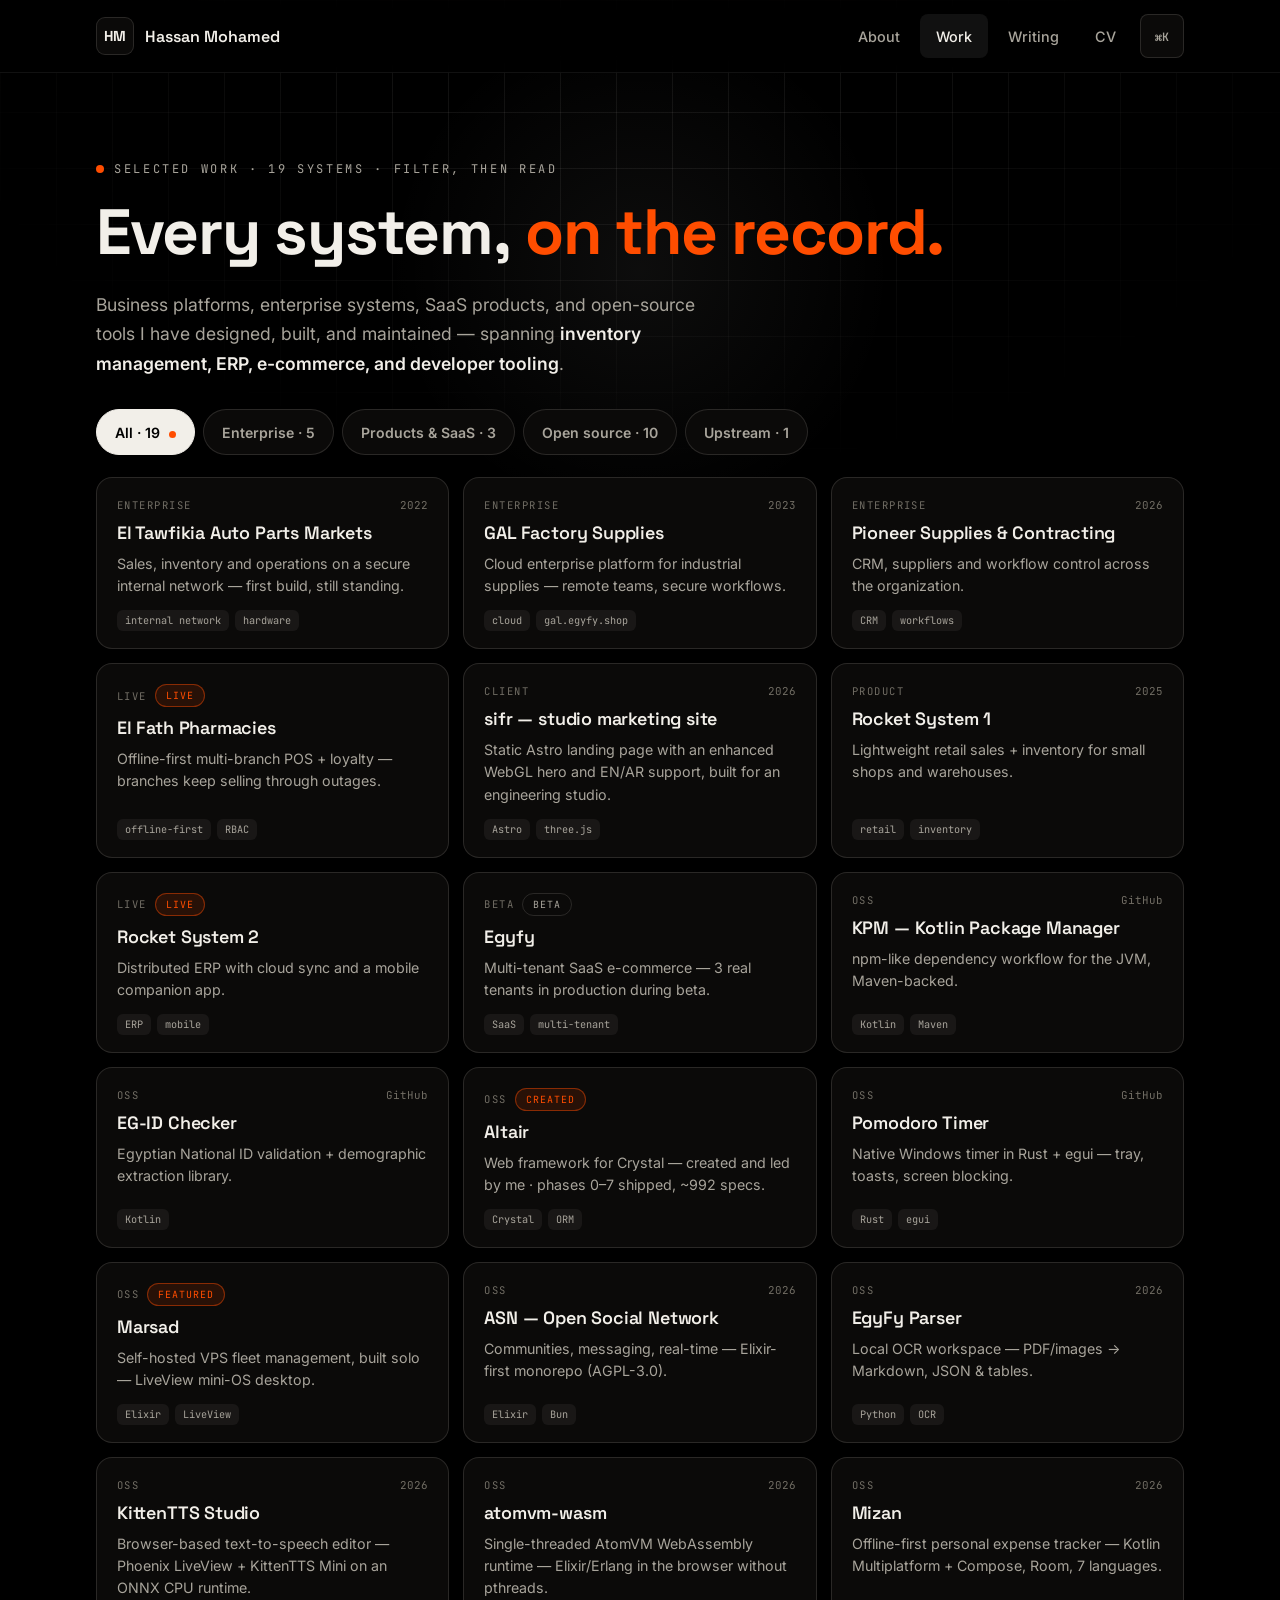
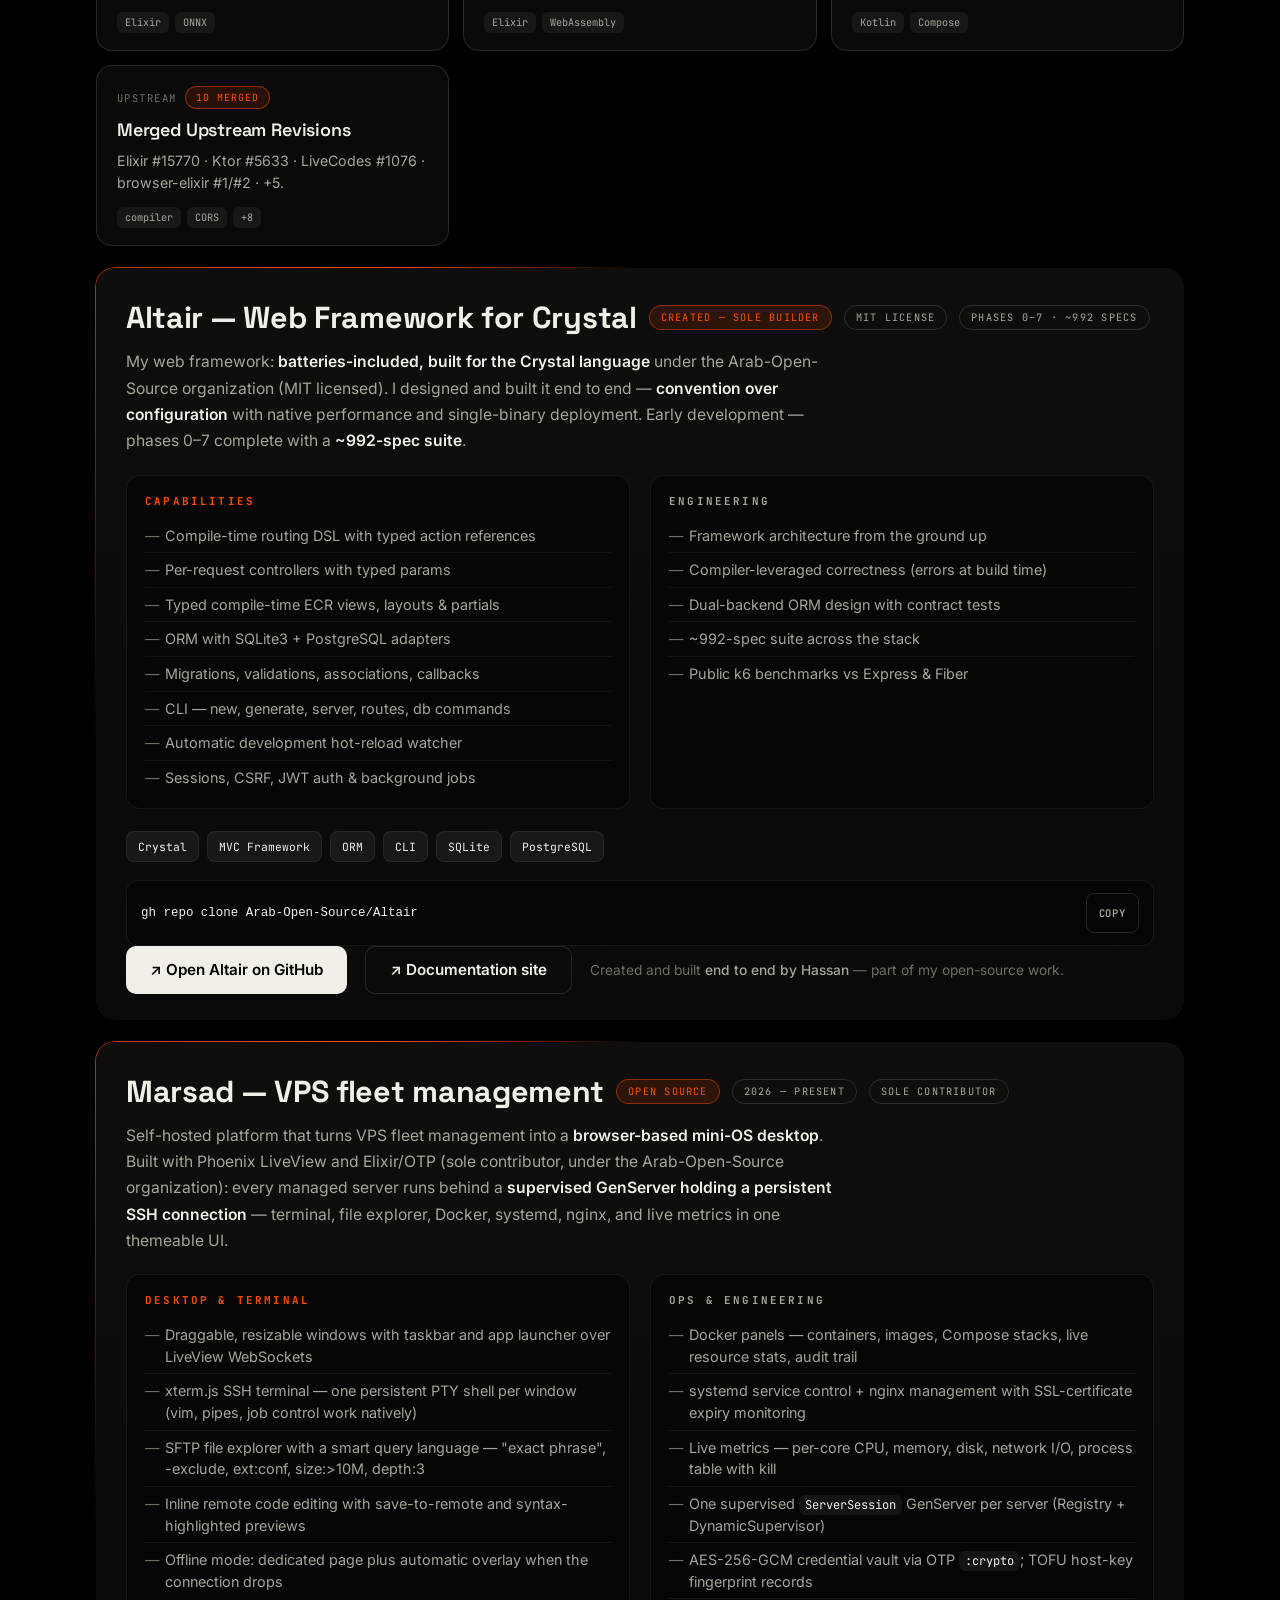
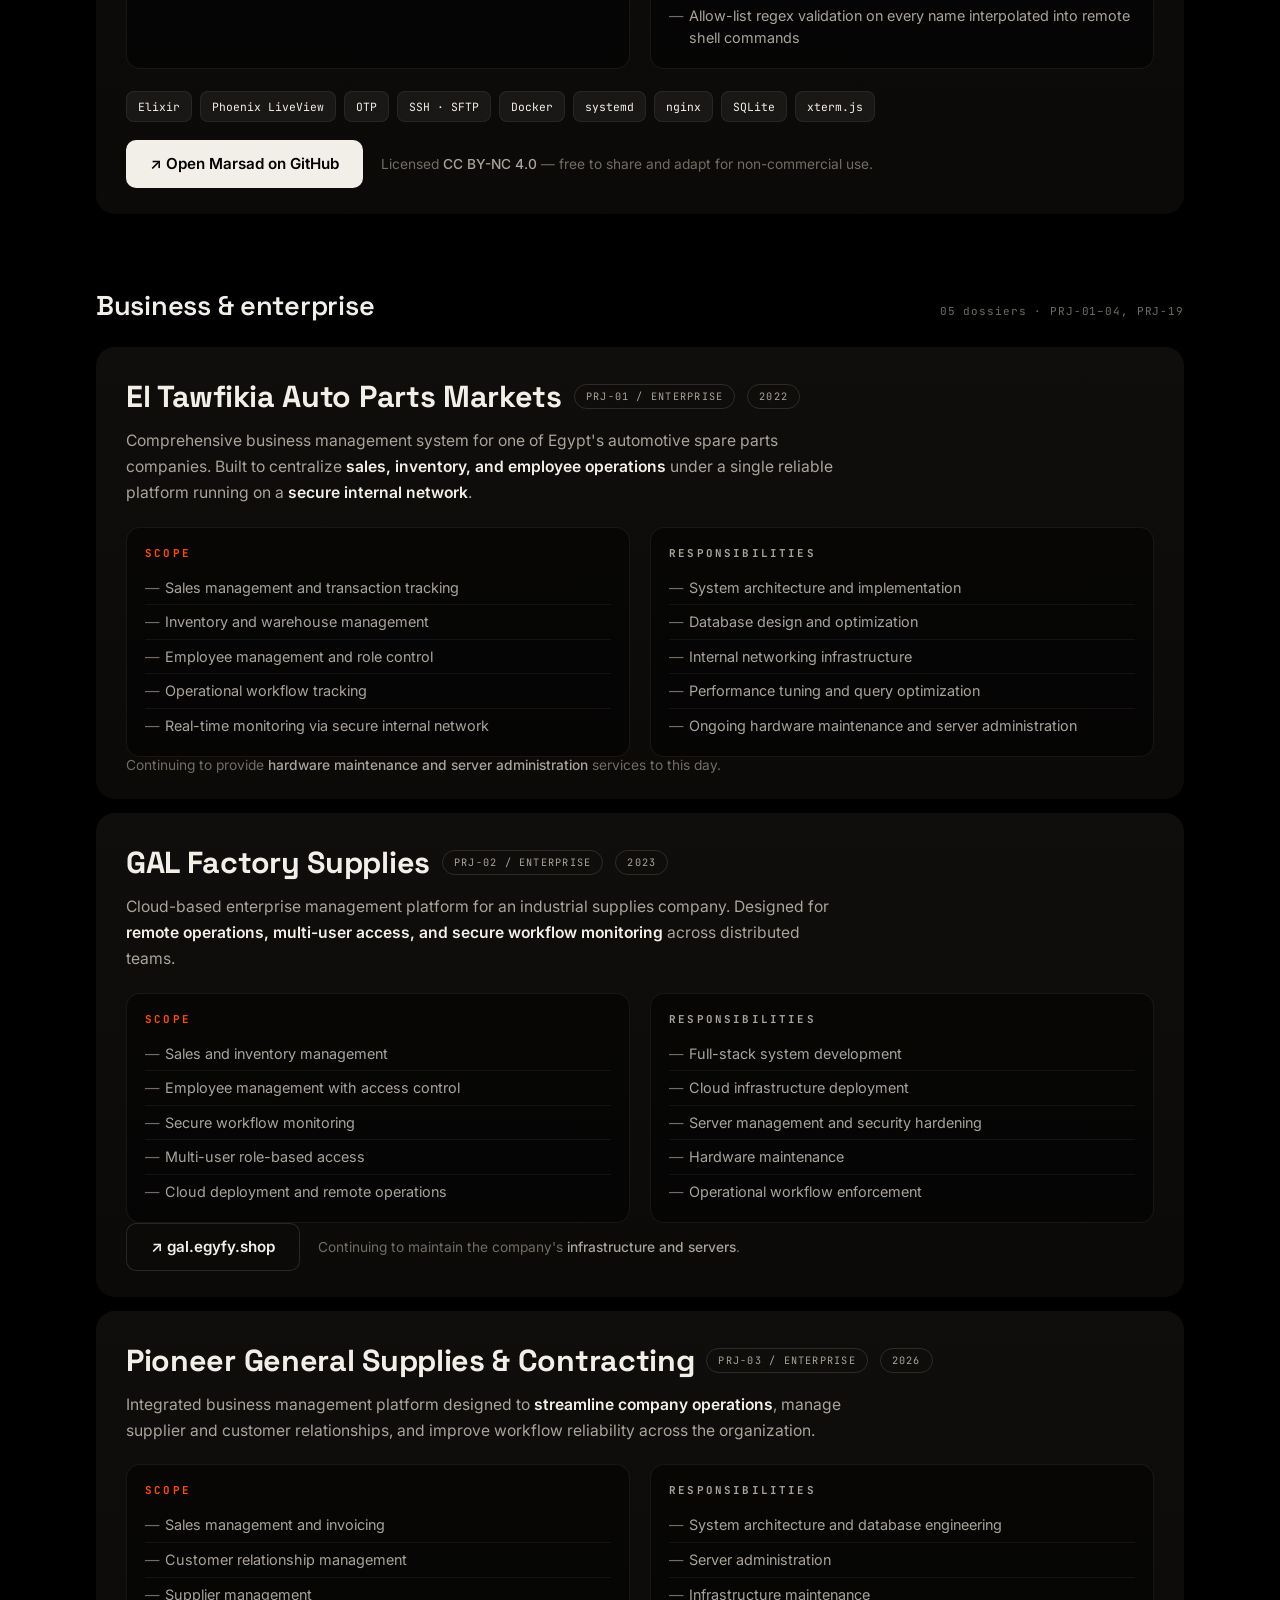
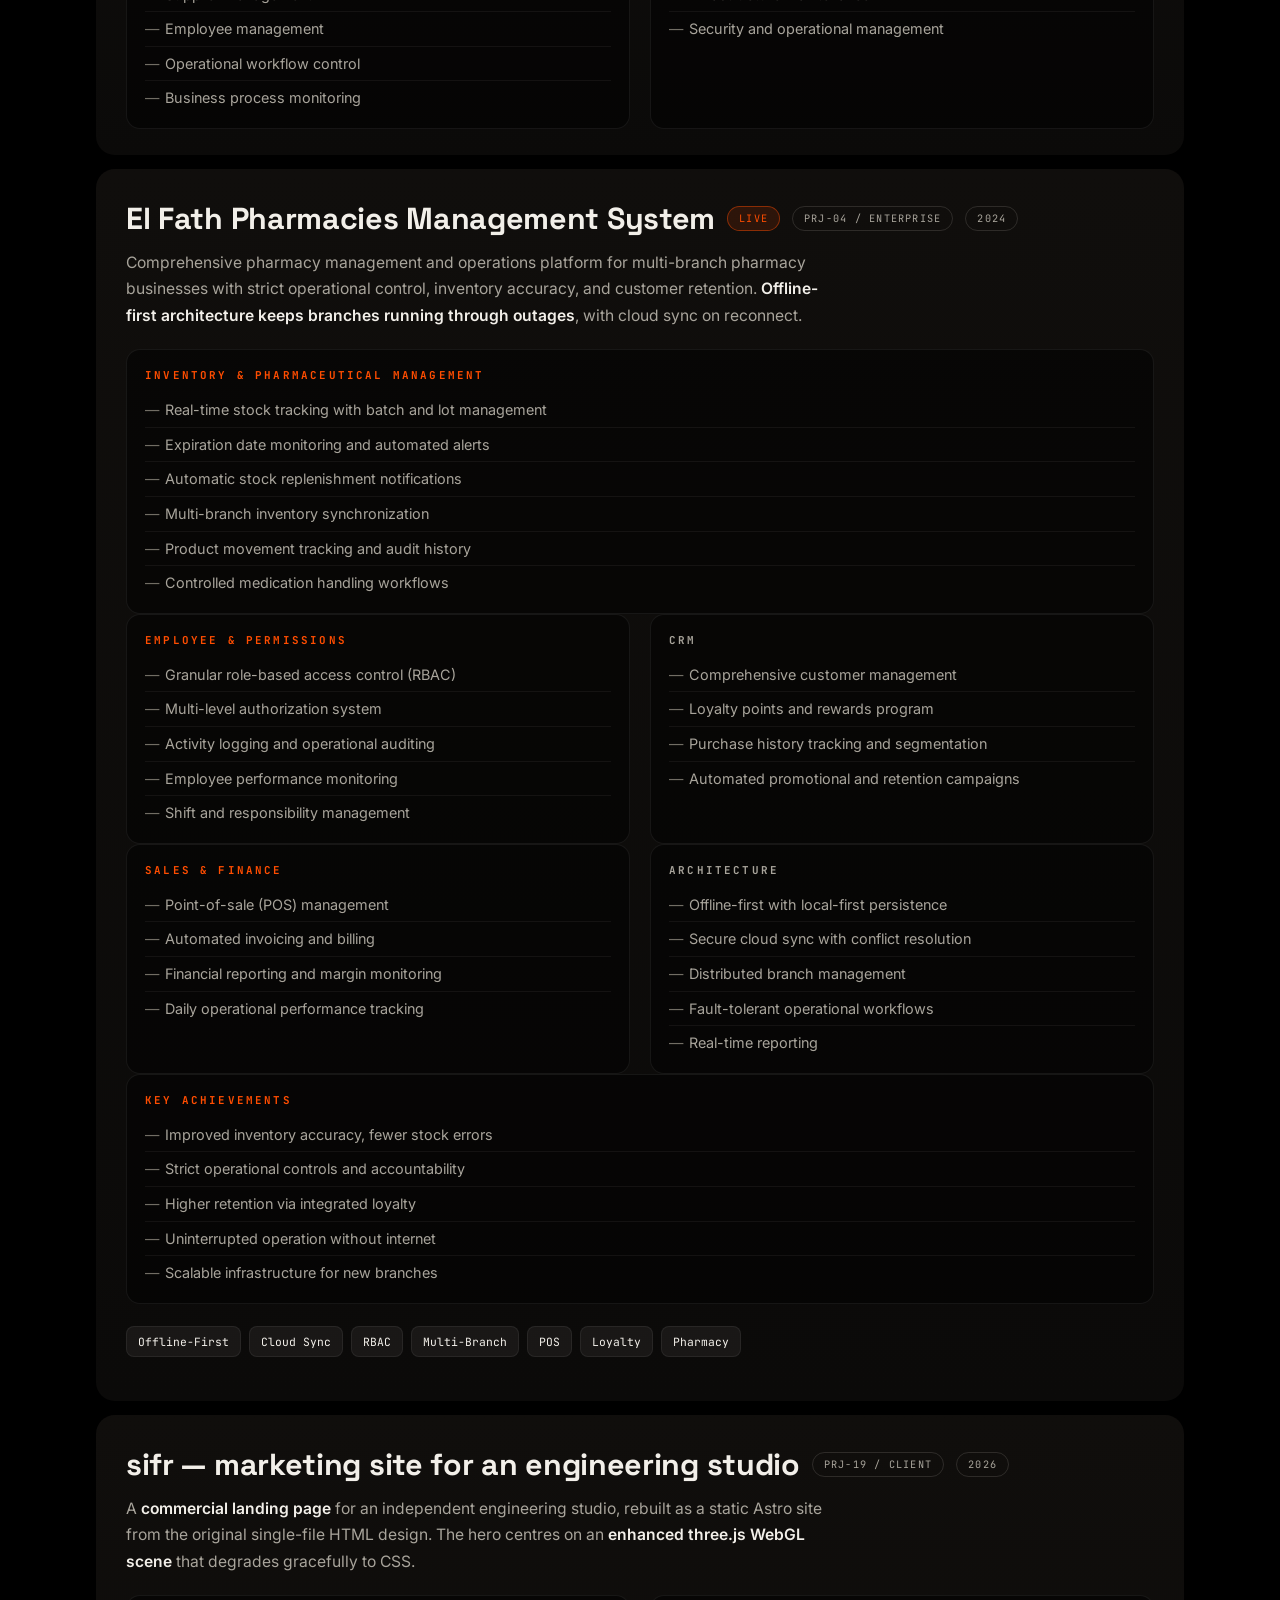
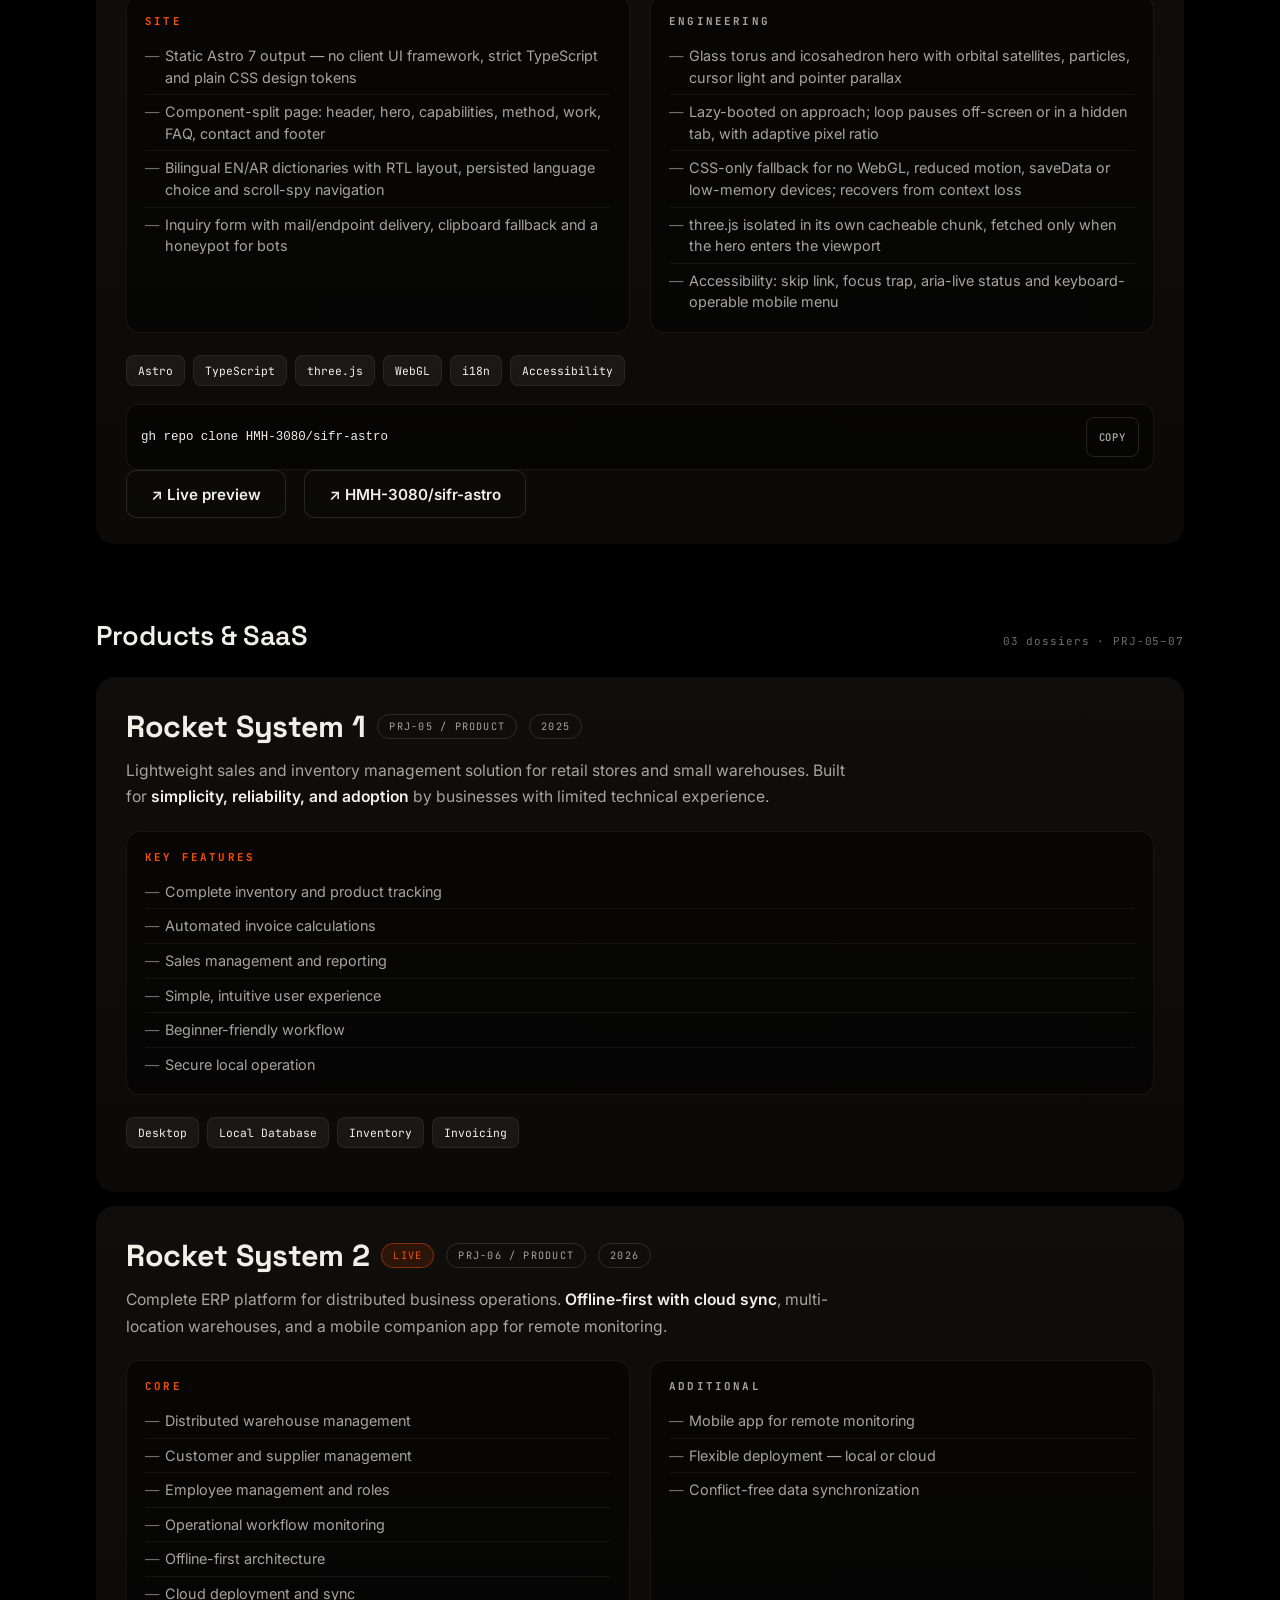
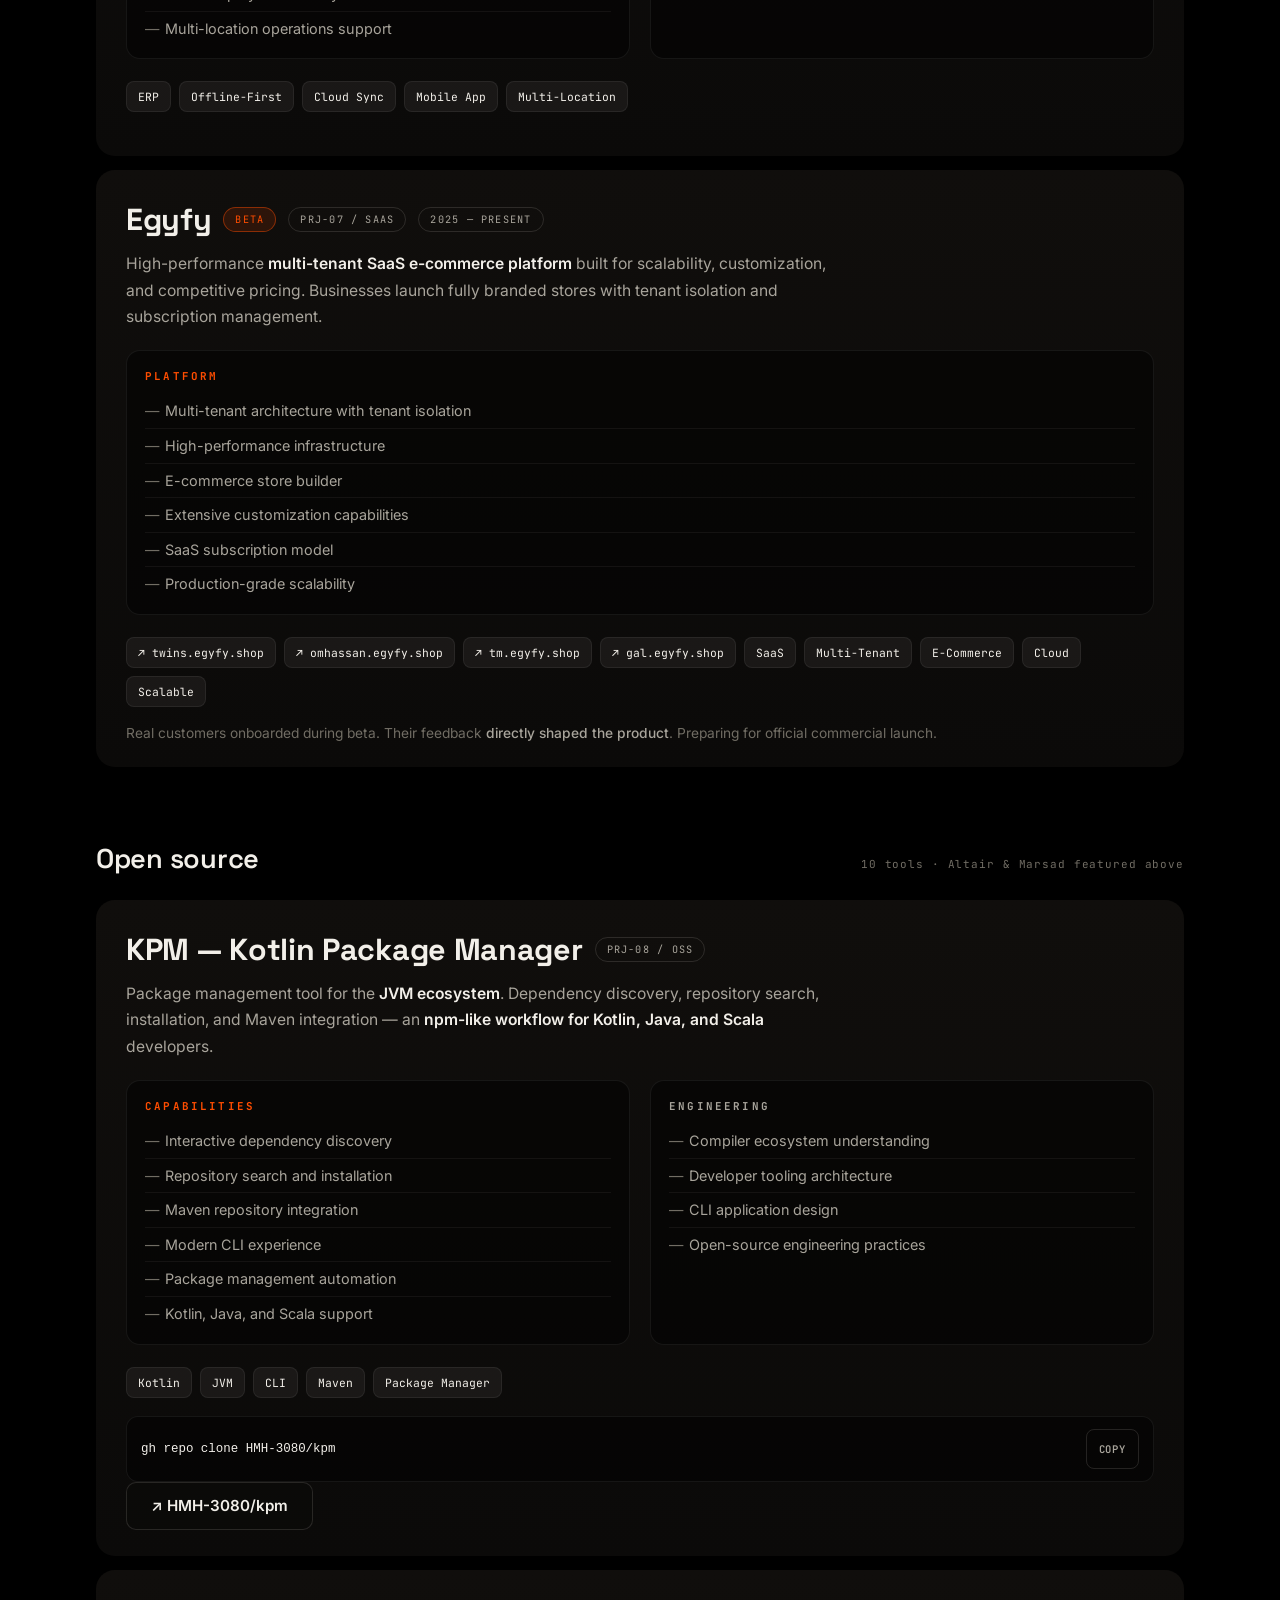
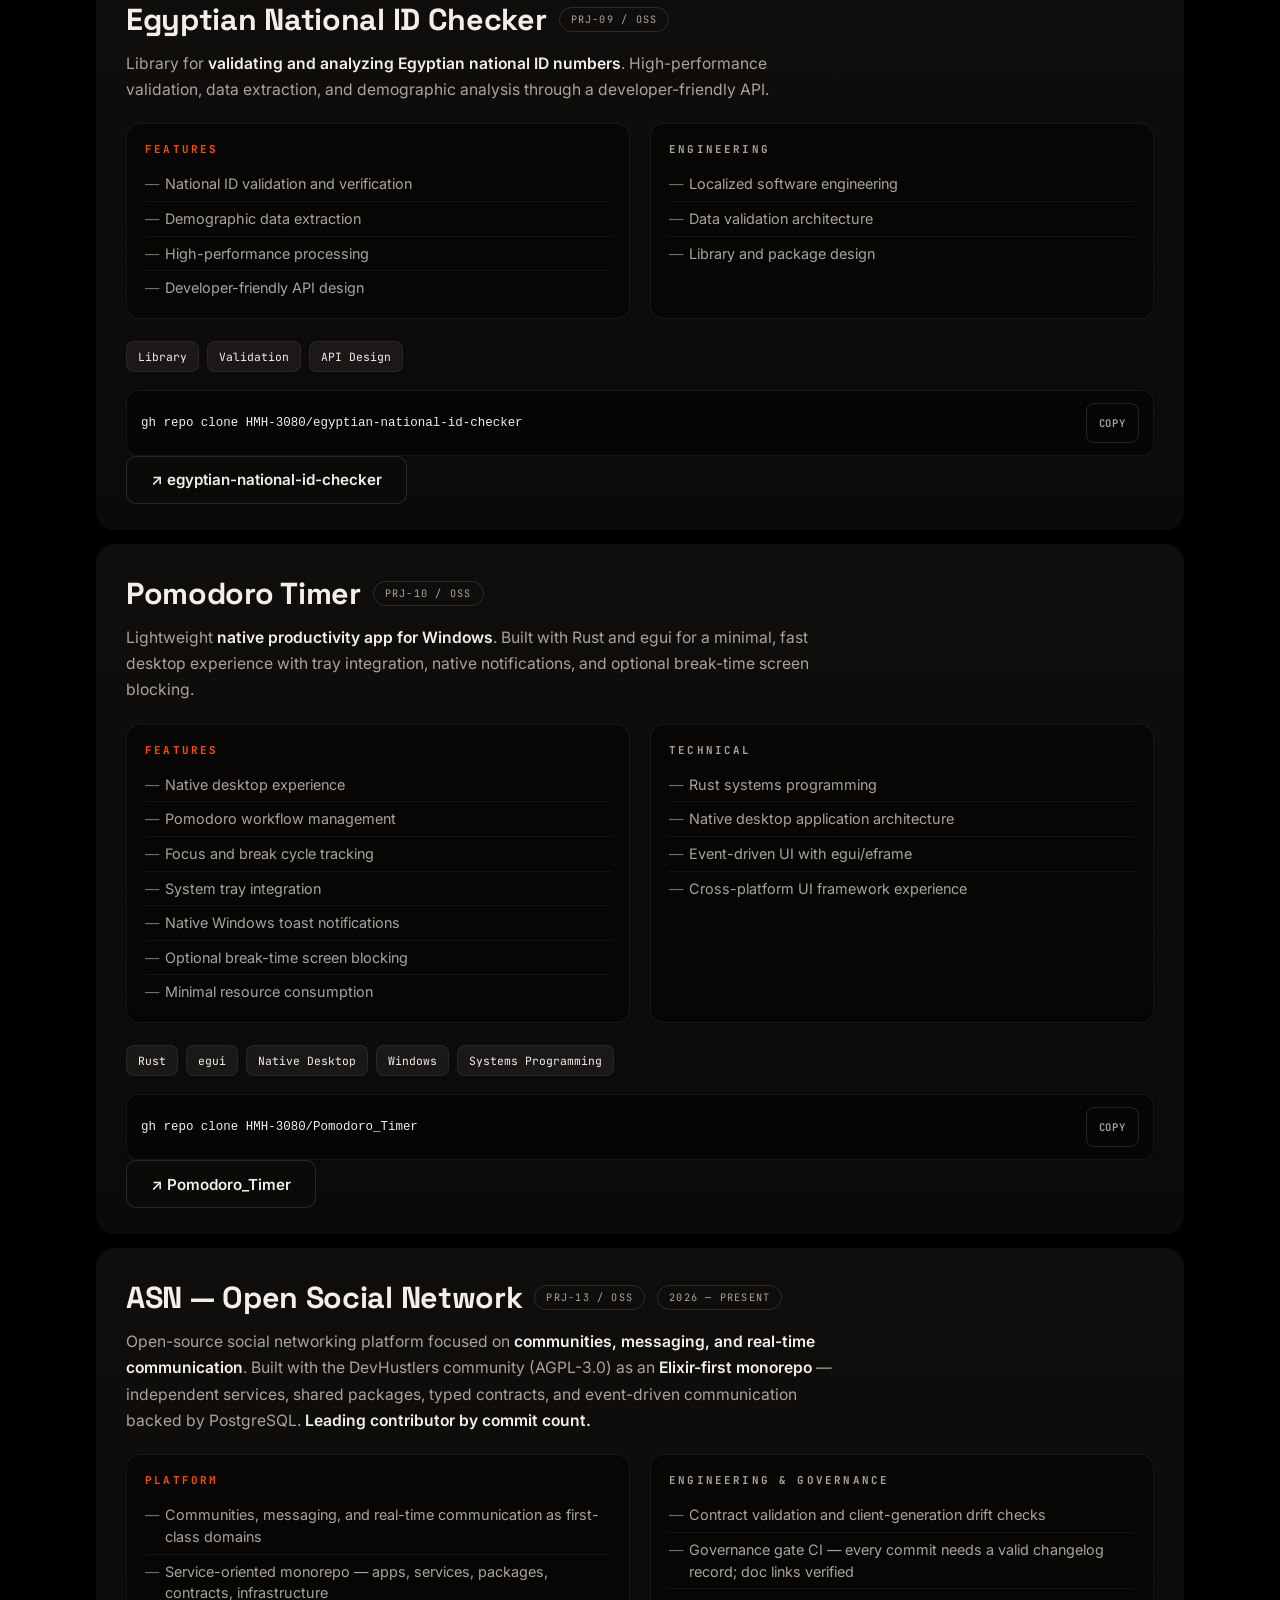
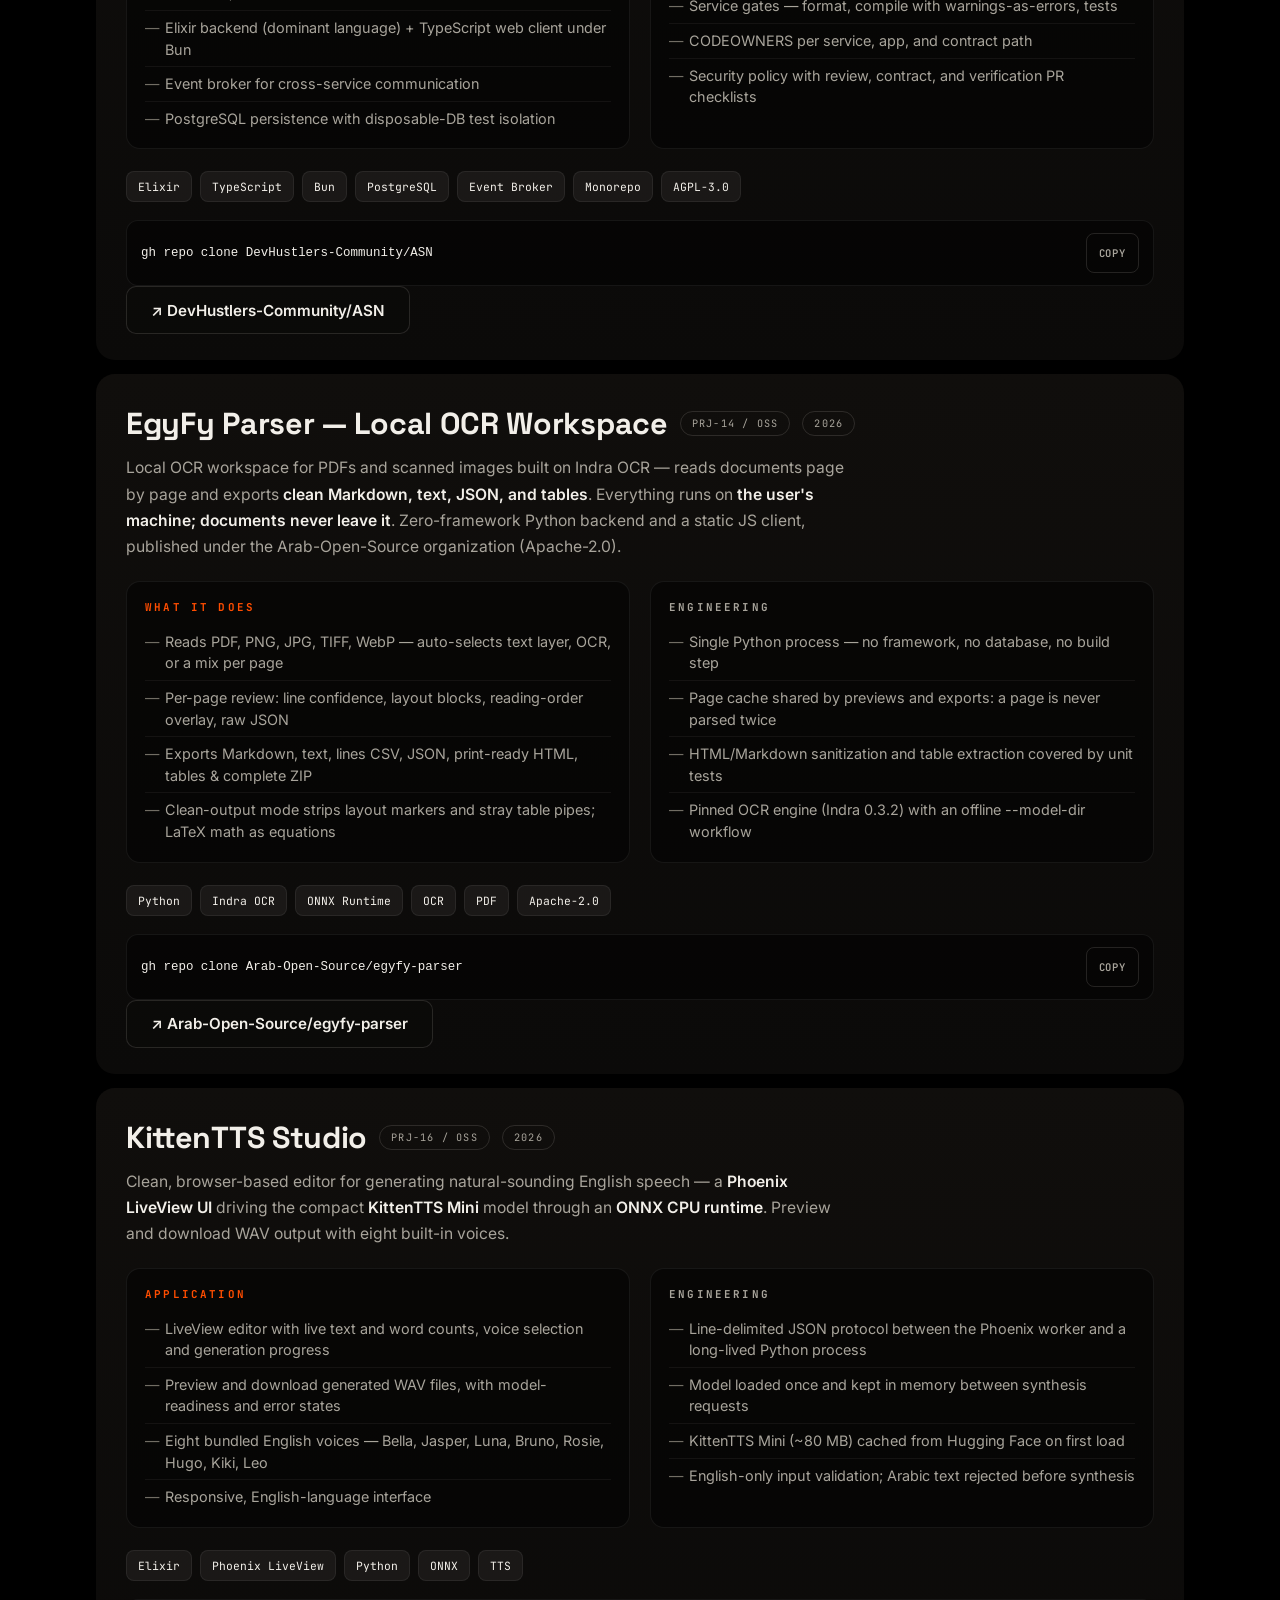
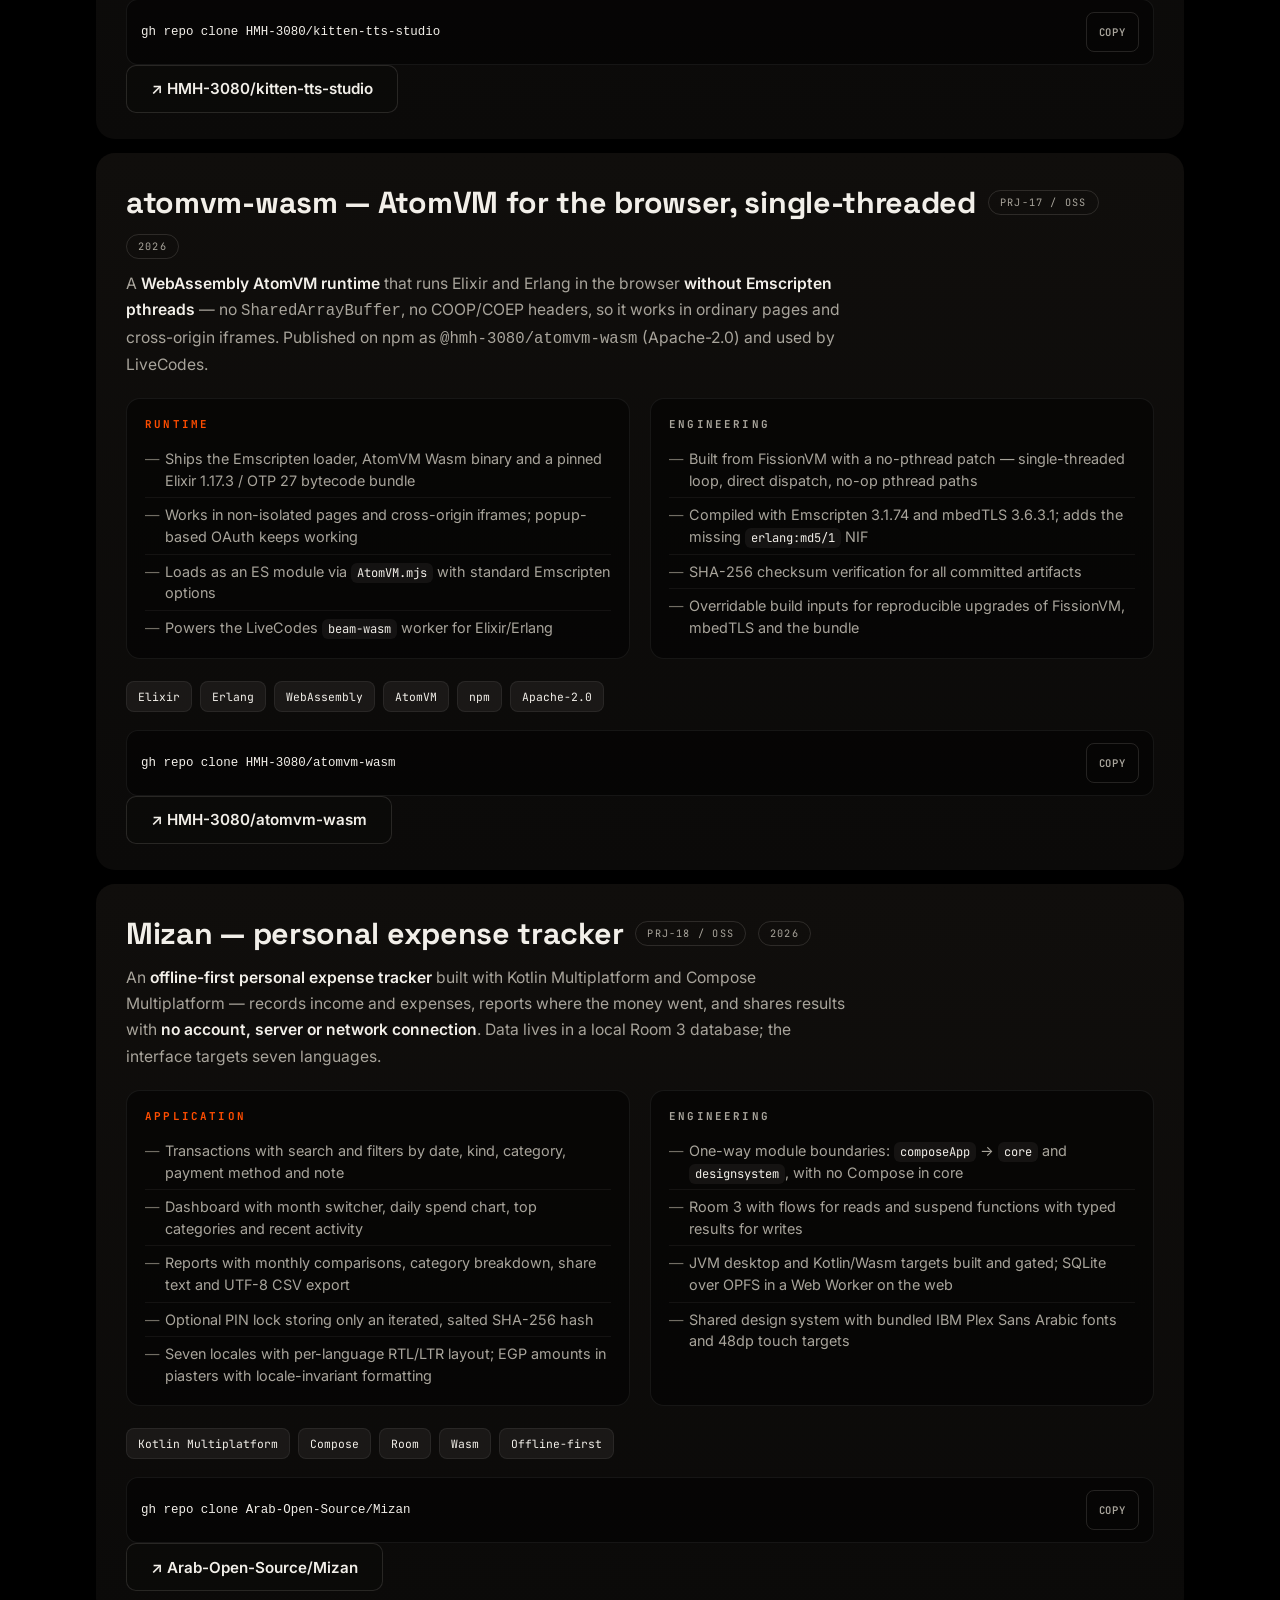
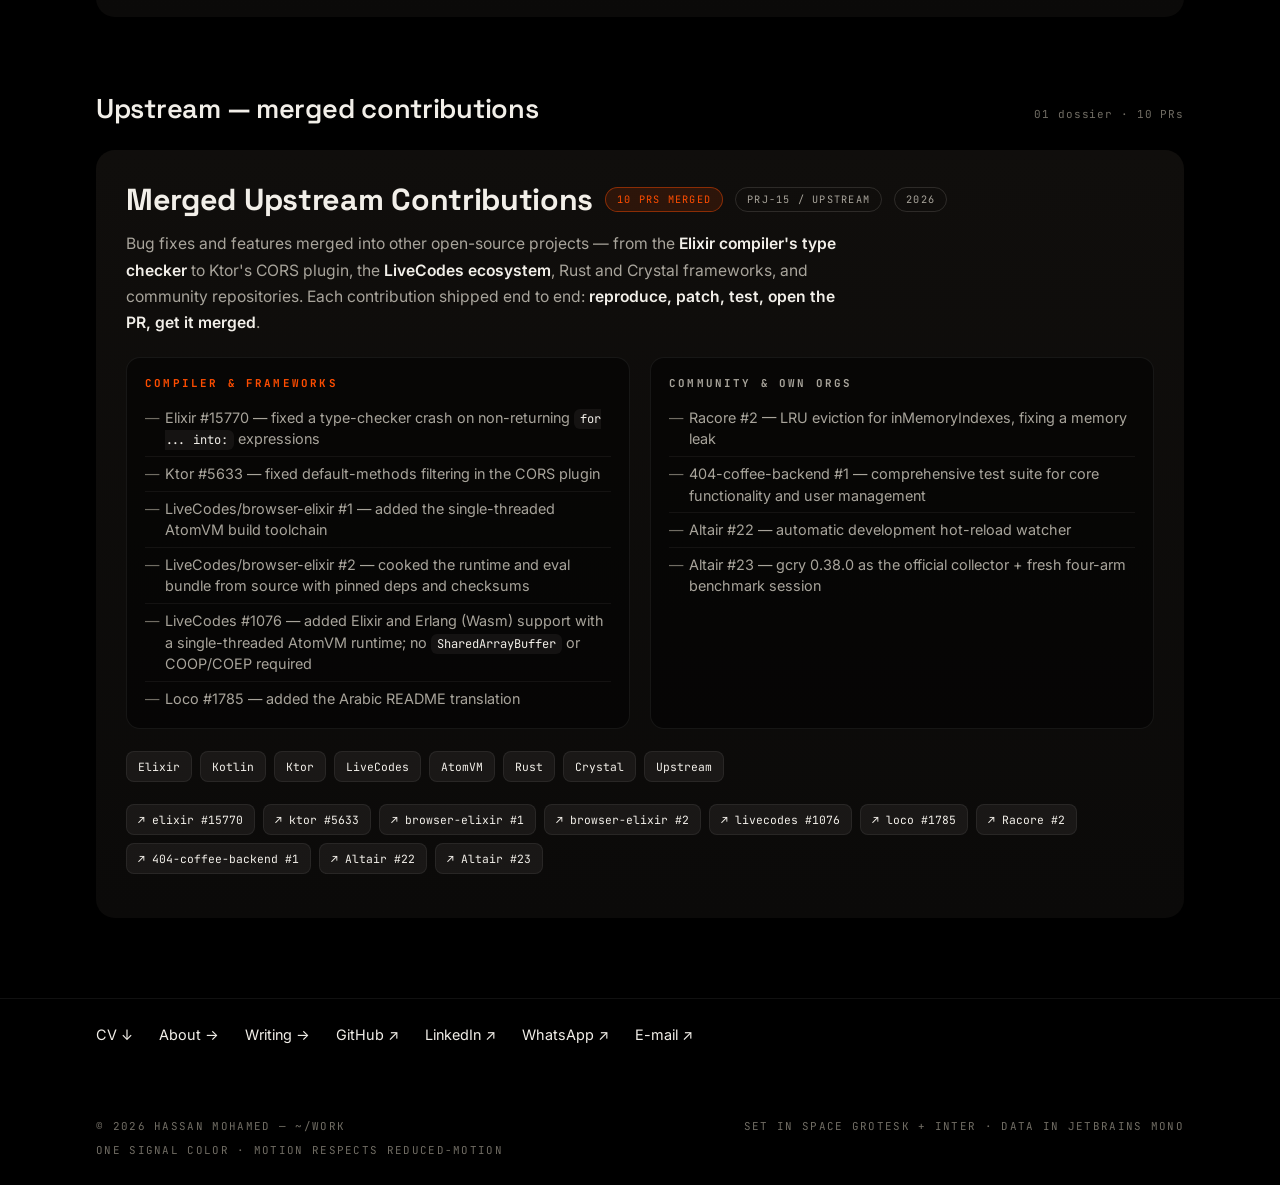
<file: projects.html>
<!DOCTYPE html>
<html lang="en">
<head>
<meta charset="UTF-8">
<meta name="viewport" content="width=device-width, initial-scale=1.0">
<meta name="description" content="Selected work — business platforms, ERP, SaaS, and open-source tooling by Hassan Mohamed.">
<title>Projects — Hassan Mohamed</title>
<link href="https://fonts.googleapis.com/css2?family=Space+Grotesk:wght@400;500;600;700&family=Inter:wght@400;500;600;700&family=JetBrains+Mono:wght@400;500;600&display=swap" rel="stylesheet">
<link rel="stylesheet" href="style.css">
</head>
<body>
<div class="field" aria-hidden="true"></div>
<div id="spot" aria-hidden="true"></div>
<div id="beam" aria-hidden="true"></div>

<div class="topbar">
  <div class="wrap-in">
    <a class="brand" href="about.html"><i>HM</i><span>Hassan Mohamed</span></a>
    <nav>
      <a href="about.html">About</a>
      <a href="projects.html" class="on">Work</a>
      <a href="articles.html">Writing</a>
      <a href="cv.html">CV</a>
      <button class="cmdbtn" id="cmdk-btn" type="button" title="Command menu (Ctrl/⌘ K)">⌘K</button>
    </nav>
  </div>
</div>

<div class="wrap">
  <header class="hero page-hero">
    <span class="over">Selected work · 19 systems · filter, then read</span>
    <h1>
      <span class="w" style="--w:0">Every</span>
      <span class="w" style="--w:1">system,</span>
      <span class="w sig" style="--w:2">on the record.</span>
    </h1>
    <p class="bio reveal" style="--d:.55s">Business platforms, enterprise systems, SaaS products, and open-source tools I have designed, built, and maintained — spanning <b>inventory management, ERP, e-commerce, and developer tooling</b>.</p>
  </header>

  <div class="filters" id="filters">
    <button data-f="all" class="on">All · 19</button>
    <button data-f="enterprise">Enterprise · 5</button>
    <button data-f="product">Products &amp; SaaS · 3</button>
    <button data-f="oss">Open source · 10</button>
    <button data-f="upstream">Upstream · 1</button>
  </div>

  <div class="grid" id="cards">
    <a class="card reveal" data-c="enterprise" href="#tawfikia" style="--d:.02s">
      <div class="chead"><span class="cat">Enterprise</span><span class="yr">2022</span></div>
      <h3>El Tawfikia Auto Parts Markets</h3>
      <p>Sales, inventory and operations on a secure internal network — first build, still standing.</p>
      <div class="chips"><span>internal network</span><span>hardware</span></div>
    </a>
    <a class="card reveal" data-c="enterprise" href="#gal" style="--d:.06s">
      <div class="chead"><span class="cat">Enterprise</span><span class="yr">2023</span></div>
      <h3>GAL Factory Supplies</h3>
      <p>Cloud enterprise platform for industrial supplies — remote teams, secure workflows.</p>
      <div class="chips"><span>cloud</span><span>gal.egyfy.shop</span></div>
    </a>
    <a class="card reveal" data-c="enterprise" href="#pioneer" style="--d:.1s">
      <div class="chead"><span class="cat">Enterprise</span><span class="yr">2026</span></div>
      <h3>Pioneer Supplies &amp; Contracting</h3>
      <p>CRM, suppliers and workflow control across the organization.</p>
      <div class="chips"><span>CRM</span><span>workflows</span></div>
    </a>
    <a class="card reveal" data-c="enterprise" href="#elfath" style="--d:.14s">
      <div class="chead"><span class="cat">Live</span><span class="pill live">LIVE</span></div>
      <h3>El Fath Pharmacies</h3>
      <p>Offline-first multi-branch POS + loyalty — branches keep selling through outages.</p>
      <div class="chips"><span>offline-first</span><span>RBAC</span></div>
    </a>
    <a class="card reveal" data-c="enterprise" href="#sifr" style="--d:.18s">
      <div class="chead"><span class="cat">Client</span><span class="yr">2026</span></div>
      <h3>sifr — studio marketing site</h3>
      <p>Static Astro landing page with an enhanced WebGL hero and EN/AR support, built for an engineering studio.</p>
      <div class="chips"><span>Astro</span><span>three.js</span></div>
    </a>
    <a class="card reveal" data-c="product" href="#rocket1" style="--d:.02s">
      <div class="chead"><span class="cat">Product</span><span class="yr">2025</span></div>
      <h3>Rocket System 1</h3>
      <p>Lightweight retail sales + inventory for small shops and warehouses.</p>
      <div class="chips"><span>retail</span><span>inventory</span></div>
    </a>
    <a class="card reveal" data-c="product" href="#rocket2" style="--d:.06s">
      <div class="chead"><span class="cat">Live</span><span class="pill live">LIVE</span></div>
      <h3>Rocket System 2</h3>
      <p>Distributed ERP with cloud sync and a mobile companion app.</p>
      <div class="chips"><span>ERP</span><span>mobile</span></div>
    </a>
    <a class="card reveal" data-c="product" href="#egyfy" style="--d:.1s">
      <div class="chead"><span class="cat">Beta</span><span class="pill beta">BETA</span></div>
      <h3>Egyfy</h3>
      <p>Multi-tenant SaaS e-commerce — 3 real tenants in production during beta.</p>
      <div class="chips"><span>SaaS</span><span>multi-tenant</span></div>
    </a>
    <a class="card reveal" data-c="oss" href="https://github.com/HMH-3080/kpm" target="_blank" rel="noopener" style="--d:.02s">
      <div class="chead"><span class="cat">OSS</span><span class="yr">GitHub</span></div>
      <h3>KPM — Kotlin Package Manager</h3>
      <p>npm-like dependency workflow for the JVM, Maven-backed.</p>
      <div class="chips"><span>Kotlin</span><span>Maven</span></div>
    </a>
    <a class="card reveal" data-c="oss" href="https://github.com/HMH-3080/egyptian-national-id-checker" target="_blank" rel="noopener" style="--d:.06s">
      <div class="chead"><span class="cat">OSS</span><span class="yr">GitHub</span></div>
      <h3>EG-ID Checker</h3>
      <p>Egyptian National ID validation + demographic extraction library.</p>
      <div class="chips"><span>Kotlin</span></div>
    </a>
    <a class="card reveal" data-c="oss" href="#altair" style="--d:.1s">
      <div class="chead"><span class="cat">OSS</span><span class="pill live">CREATED</span></div>
      <h3>Altair</h3>
      <p>Web framework for Crystal — created and led by me · phases 0–7 shipped, ~992 specs.</p>
      <div class="chips"><span>Crystal</span><span>ORM</span></div>
    </a>
    <a class="card reveal" data-c="oss" href="https://github.com/HMH-3080/Pomodoro_Timer" target="_blank" rel="noopener" style="--d:.14s">
      <div class="chead"><span class="cat">OSS</span><span class="yr">GitHub</span></div>
      <h3>Pomodoro Timer</h3>
      <p>Native Windows timer in Rust + egui — tray, toasts, screen blocking.</p>
      <div class="chips"><span>Rust</span><span>egui</span></div>
    </a>
    <a class="card reveal" data-c="oss" href="#featured" style="--d:.18s">
      <div class="chead"><span class="cat">OSS</span><span class="pill live">FEATURED</span></div>
      <h3>Marsad</h3>
      <p>Self-hosted VPS fleet management, built solo — LiveView mini-OS desktop.</p>
      <div class="chips"><span>Elixir</span><span>LiveView</span></div>
    </a>
    <a class="card reveal" data-c="oss" href="https://github.com/DevHustlers-Community/ASN" target="_blank" rel="noopener" style="--d:.22s">
      <div class="chead"><span class="cat">OSS</span><span class="yr">2026</span></div>
      <h3>ASN — Open Social Network</h3>
      <p>Communities, messaging, real-time — Elixir-first monorepo (AGPL-3.0).</p>
      <div class="chips"><span>Elixir</span><span>Bun</span></div>
    </a>
    <a class="card reveal" data-c="oss" href="https://github.com/Arab-Open-Source/egyfy-parser" target="_blank" rel="noopener" style="--d:.26s">
      <div class="chead"><span class="cat">OSS</span><span class="yr">2026</span></div>
      <h3>EgyFy Parser</h3>
      <p>Local OCR workspace — PDF/images → Markdown, JSON &amp; tables.</p>
      <div class="chips"><span>Python</span><span>OCR</span></div>
    </a>
    <a class="card reveal" data-c="oss" href="https://github.com/HMH-3080/kitten-tts-studio" target="_blank" rel="noopener" style="--d:.3s">
      <div class="chead"><span class="cat">OSS</span><span class="yr">2026</span></div>
      <h3>KittenTTS Studio</h3>
      <p>Browser-based text-to-speech editor — Phoenix LiveView + KittenTTS Mini on an ONNX CPU runtime.</p>
      <div class="chips"><span>Elixir</span><span>ONNX</span></div>
    </a>
    <a class="card reveal" data-c="oss" href="https://github.com/HMH-3080/atomvm-wasm" target="_blank" rel="noopener" style="--d:.34s">
      <div class="chead"><span class="cat">OSS</span><span class="yr">2026</span></div>
      <h3>atomvm-wasm</h3>
      <p>Single-threaded AtomVM WebAssembly runtime — Elixir/Erlang in the browser without pthreads.</p>
      <div class="chips"><span>Elixir</span><span>WebAssembly</span></div>
    </a>
    <a class="card reveal" data-c="oss" href="https://github.com/Arab-Open-Source/Mizan" target="_blank" rel="noopener" style="--d:.38s">
      <div class="chead"><span class="cat">OSS</span><span class="yr">2026</span></div>
      <h3>Mizan</h3>
      <p>Offline-first personal expense tracker — Kotlin Multiplatform + Compose, Room, 7 languages.</p>
      <div class="chips"><span>Kotlin</span><span>Compose</span></div>
    </a>
    <a class="card reveal" data-c="upstream" href="#upstream" style="--d:.3s">
      <div class="chead"><span class="cat">Upstream</span><span class="pill live">10 MERGED</span></div>
      <h3>Merged Upstream Revisions</h3>
      <p>Elixir #15770 · Ktor #5633 · LiveCodes #1076 · browser-elixir #1/#2 · +5.</p>
      <div class="chips"><span>compiler</span><span>CORS</span><span>+8</span></div>
    </a>
  </div>

  <div class="beambox reveal" id="altair">
    <div class="dossier">
      <div class="head">
        <h3>Altair — Web Framework for Crystal</h3>
        <span class="badge a">CREATED — SOLE BUILDER</span>
        <span class="badge b">MIT LICENSE</span>
        <span class="badge b">PHASES 0–7 · ~992 SPECS</span>
      </div>
      <p>My web framework: <b>batteries-included, built for the Crystal language</b> under the Arab-Open-Source organization (MIT licensed). I designed and built it end to end — <b>convention over configuration</b> with native performance and single-binary deployment. Early development — phases 0–7 complete with a <b>~992-spec suite</b>.</p>
      <div class="dcols">
        <div class="dcol">
          <h4>Capabilities</h4>
          <ul>
            <li>Compile-time routing DSL with typed action references</li>
            <li>Per-request controllers with typed params</li>
            <li>Typed compile-time ECR views, layouts &amp; partials</li>
            <li>ORM with SQLite3 + PostgreSQL adapters</li>
            <li>Migrations, validations, associations, callbacks</li>
            <li>CLI — new, generate, server, routes, db commands</li>
            <li>Automatic development hot-reload watcher</li>
            <li>Sessions, CSRF, JWT auth &amp; background jobs</li>
          </ul>
        </div>
        <div class="dcol v">
          <h4>Engineering</h4>
          <ul>
            <li>Framework architecture from the ground up</li>
            <li>Compiler-leveraged correctness (errors at build time)</li>
            <li>Dual-backend ORM design with contract tests</li>
            <li>~992-spec suite across the stack</li>
            <li>Public k6 benchmarks vs Express &amp; Fiber</li>
          </ul>
        </div>
      </div>
      <div class="dchips">
        <span>Crystal</span><span>MVC Framework</span><span>ORM</span><span>CLI</span><span>SQLite</span><span>PostgreSQL</span>
      </div>
      <div class="cmdline"><code>gh repo clone Arab-Open-Source/Altair</code><button class="copybtn" type="button" data-copy="gh repo clone Arab-Open-Source/Altair">COPY</button></div>
      <div class="dfoot">
        <a class="btn btn-a" href="https://github.com/Arab-Open-Source/Altair" target="_blank" rel="noopener">↗ Open Altair on GitHub</a>
        <a class="btn btn-b" href="https://arab-open-source.github.io/Altair/" target="_blank" rel="noopener">↗ Documentation site</a>
        <span class="txt">Created and built <b>end to end by Hassan</b> — part of my open-source work.</span>
      </div>
    </div>
  </div>

  <div class="beambox reveal" id="featured">
    <div class="dossier">
      <div class="head">
        <h3>Marsad — VPS fleet management</h3>
        <span class="badge a">OPEN SOURCE</span>
        <span class="badge b">2026 — PRESENT</span>
        <span class="badge b">SOLE CONTRIBUTOR</span>
      </div>
      <p>Self-hosted platform that turns VPS fleet management into a <b>browser-based mini-OS desktop</b>. Built with Phoenix LiveView and Elixir/OTP (sole contributor, under the Arab-Open-Source organization): every managed server runs behind a <b>supervised GenServer holding a persistent SSH connection</b> — terminal, file explorer, Docker, systemd, nginx, and live metrics in one themeable UI.</p>
      <div class="dcols">
        <div class="dcol">
          <h4>Desktop &amp; terminal</h4>
          <ul>
            <li>Draggable, resizable windows with taskbar and app launcher over LiveView WebSockets</li>
            <li>xterm.js SSH terminal — one persistent PTY shell per window (vim, pipes, job control work natively)</li>
            <li>SFTP file explorer with a smart query language — "exact phrase", -exclude, ext:conf, size:&gt;10M, depth:3</li>
            <li>Inline remote code editing with save-to-remote and syntax-highlighted previews</li>
            <li>Offline mode: dedicated page plus automatic overlay when the connection drops</li>
          </ul>
        </div>
        <div class="dcol v">
          <h4>Ops &amp; engineering</h4>
          <ul>
            <li>Docker panels — containers, images, Compose stacks, live resource stats, audit trail</li>
            <li>systemd service control + nginx management with SSL-certificate expiry monitoring</li>
            <li>Live metrics — per-core CPU, memory, disk, network I/O, process table with kill</li>
            <li>One supervised <code>ServerSession</code> GenServer per server (Registry + DynamicSupervisor)</li>
            <li>AES-256-GCM credential vault via OTP <code>:crypto</code>; TOFU host-key fingerprint records</li>
            <li>Allow-list regex validation on every name interpolated into remote shell commands</li>
          </ul>
        </div>
      </div>
      <div class="dchips">
        <span>Elixir</span><span>Phoenix LiveView</span><span>OTP</span><span>SSH · SFTP</span><span>Docker</span><span>systemd</span><span>nginx</span><span>SQLite</span><span>xterm.js</span>
      </div>
      <div class="dfoot">
        <a class="btn btn-a" href="https://github.com/Arab-Open-Source/Marsad" target="_blank" rel="noopener">↗ Open Marsad on GitHub</a>
        <span class="txt">Licensed <b>CC BY-NC 4.0</b> — free to share and adapt for non-commercial use.</span>
      </div>
    </div>
  </div>

  <div class="sechead reveal" data-g="enterprise">
    <h2 class="disp">Business &amp; enterprise</h2>
    <span class="note">05 dossiers · PRJ-01–04, PRJ-19</span>
  </div>

  <article class="dossier-block reveal" id="tawfikia" data-c="enterprise">
    <div class="dossier">
      <div class="head">
        <h3>El Tawfikia Auto Parts Markets</h3>
        <span class="badge b">PRJ-01 / ENTERPRISE</span>
        <span class="badge b">2022</span>
      </div>
      <p>Comprehensive business management system for one of Egypt's automotive spare parts companies. Built to centralize <b>sales, inventory, and employee operations</b> under a single reliable platform running on a <b>secure internal network</b>.</p>
      <div class="dcols">
        <div class="dcol">
          <h4>Scope</h4>
          <ul>
            <li>Sales management and transaction tracking</li>
            <li>Inventory and warehouse management</li>
            <li>Employee management and role control</li>
            <li>Operational workflow tracking</li>
            <li>Real-time monitoring via secure internal network</li>
          </ul>
        </div>
        <div class="dcol v">
          <h4>Responsibilities</h4>
          <ul>
            <li>System architecture and implementation</li>
            <li>Database design and optimization</li>
            <li>Internal networking infrastructure</li>
            <li>Performance tuning and query optimization</li>
            <li>Ongoing hardware maintenance and server administration</li>
          </ul>
        </div>
      </div>
      <div class="dfoot">
        <span class="txt">Continuing to provide <b>hardware maintenance and server administration</b> services to this day.</span>
      </div>
    </div>
  </article>

  <article class="dossier-block reveal" id="gal" data-c="enterprise">
    <div class="dossier">
      <div class="head">
        <h3>GAL Factory Supplies</h3>
        <span class="badge b">PRJ-02 / ENTERPRISE</span>
        <span class="badge b">2023</span>
      </div>
      <p>Cloud-based enterprise management platform for an industrial supplies company. Designed for <b>remote operations, multi-user access, and secure workflow monitoring</b> across distributed teams.</p>
      <div class="dcols">
        <div class="dcol">
          <h4>Scope</h4>
          <ul>
            <li>Sales and inventory management</li>
            <li>Employee management with access control</li>
            <li>Secure workflow monitoring</li>
            <li>Multi-user role-based access</li>
            <li>Cloud deployment and remote operations</li>
          </ul>
        </div>
        <div class="dcol v">
          <h4>Responsibilities</h4>
          <ul>
            <li>Full-stack system development</li>
            <li>Cloud infrastructure deployment</li>
            <li>Server management and security hardening</li>
            <li>Hardware maintenance</li>
            <li>Operational workflow enforcement</li>
          </ul>
        </div>
      </div>
      <div class="dfoot">
        <a class="btn btn-b" href="https://gal.egyfy.shop" target="_blank" rel="noopener">↗ gal.egyfy.shop</a>
        <span class="txt">Continuing to maintain the company's <b>infrastructure and servers</b>.</span>
      </div>
    </div>
  </article>

  <article class="dossier-block reveal" id="pioneer" data-c="enterprise">
    <div class="dossier">
      <div class="head">
        <h3>Pioneer General Supplies &amp; Contracting</h3>
        <span class="badge b">PRJ-03 / ENTERPRISE</span>
        <span class="badge b">2026</span>
      </div>
      <p>Integrated business management platform designed to <b>streamline company operations</b>, manage supplier and customer relationships, and improve workflow reliability across the organization.</p>
      <div class="dcols">
        <div class="dcol">
          <h4>Scope</h4>
          <ul>
            <li>Sales management and invoicing</li>
            <li>Customer relationship management</li>
            <li>Supplier management</li>
            <li>Employee management</li>
            <li>Operational workflow control</li>
            <li>Business process monitoring</li>
          </ul>
        </div>
        <div class="dcol v">
          <h4>Responsibilities</h4>
          <ul>
            <li>System architecture and database engineering</li>
            <li>Server administration</li>
            <li>Infrastructure maintenance</li>
            <li>Security and operational management</li>
          </ul>
        </div>
      </div>
    </div>
  </article>

  <article class="dossier-block reveal" id="elfath" data-c="enterprise">
    <div class="dossier">
      <div class="head">
        <h3>El Fath Pharmacies Management System</h3>
        <span class="badge a">LIVE</span>
        <span class="badge b">PRJ-04 / ENTERPRISE</span>
        <span class="badge b">2024</span>
      </div>
      <p>Comprehensive pharmacy management and operations platform for multi-branch pharmacy businesses with strict operational control, inventory accuracy, and customer retention. <b>Offline-first architecture keeps branches running through outages</b>, with cloud sync on reconnect.</p>
      <div class="dcols">
        <div class="dcol full">
          <h4>Inventory &amp; pharmaceutical management</h4>
          <ul>
            <li>Real-time stock tracking with batch and lot management</li>
            <li>Expiration date monitoring and automated alerts</li>
            <li>Automatic stock replenishment notifications</li>
            <li>Multi-branch inventory synchronization</li>
            <li>Product movement tracking and audit history</li>
            <li>Controlled medication handling workflows</li>
          </ul>
        </div>
      </div>
      <div class="dcols">
        <div class="dcol">
          <h4>Employee &amp; permissions</h4>
          <ul>
            <li>Granular role-based access control (RBAC)</li>
            <li>Multi-level authorization system</li>
            <li>Activity logging and operational auditing</li>
            <li>Employee performance monitoring</li>
            <li>Shift and responsibility management</li>
          </ul>
        </div>
        <div class="dcol v">
          <h4>CRM</h4>
          <ul>
            <li>Comprehensive customer management</li>
            <li>Loyalty points and rewards program</li>
            <li>Purchase history tracking and segmentation</li>
            <li>Automated promotional and retention campaigns</li>
          </ul>
        </div>
      </div>
      <div class="dcols">
        <div class="dcol">
          <h4>Sales &amp; finance</h4>
          <ul>
            <li>Point-of-sale (POS) management</li>
            <li>Automated invoicing and billing</li>
            <li>Financial reporting and margin monitoring</li>
            <li>Daily operational performance tracking</li>
          </ul>
        </div>
        <div class="dcol v">
          <h4>Architecture</h4>
          <ul>
            <li>Offline-first with local-first persistence</li>
            <li>Secure cloud sync with conflict resolution</li>
            <li>Distributed branch management</li>
            <li>Fault-tolerant operational workflows</li>
            <li>Real-time reporting</li>
          </ul>
        </div>
      </div>
      <div class="dcols">
        <div class="dcol full">
          <h4>Key achievements</h4>
          <ul>
            <li>Improved inventory accuracy, fewer stock errors</li>
            <li>Strict operational controls and accountability</li>
            <li>Higher retention via integrated loyalty</li>
            <li>Uninterrupted operation without internet</li>
            <li>Scalable infrastructure for new branches</li>
          </ul>
        </div>
      </div>
      <div class="dchips">
        <span>Offline-First</span><span>Cloud Sync</span><span>RBAC</span><span>Multi-Branch</span><span>POS</span><span>Loyalty</span><span>Pharmacy</span>
      </div>
    </div>
  </article>

  <article class="dossier-block reveal" id="sifr" data-c="enterprise">
    <div class="dossier">
      <div class="head">
        <h3>sifr — marketing site for an engineering studio</h3>
        <span class="badge b">PRJ-19 / CLIENT</span>
        <span class="badge b">2026</span>
      </div>
      <p>A <b>commercial landing page</b> for an independent engineering studio, rebuilt as a static Astro site from the original single-file HTML design. The hero centres on an <b>enhanced three.js WebGL scene</b> that degrades gracefully to CSS.</p>
      <div class="dcols">
        <div class="dcol">
          <h4>Site</h4>
          <ul>
            <li>Static Astro 7 output — no client UI framework, strict TypeScript and plain CSS design tokens</li>
            <li>Component-split page: header, hero, capabilities, method, work, FAQ, contact and footer</li>
            <li>Bilingual EN/AR dictionaries with RTL layout, persisted language choice and scroll-spy navigation</li>
            <li>Inquiry form with mail/endpoint delivery, clipboard fallback and a honeypot for bots</li>
          </ul>
        </div>
        <div class="dcol v">
          <h4>Engineering</h4>
          <ul>
            <li>Glass torus and icosahedron hero with orbital satellites, particles, cursor light and pointer parallax</li>
            <li>Lazy-booted on approach; loop pauses off-screen or in a hidden tab, with adaptive pixel ratio</li>
            <li>CSS-only fallback for no WebGL, reduced motion, saveData or low-memory devices; recovers from context loss</li>
            <li>three.js isolated in its own cacheable chunk, fetched only when the hero enters the viewport</li>
            <li>Accessibility: skip link, focus trap, aria-live status and keyboard-operable mobile menu</li>
          </ul>
        </div>
      </div>
      <div class="dchips">
        <span>Astro</span><span>TypeScript</span><span>three.js</span><span>WebGL</span><span>i18n</span><span>Accessibility</span>
      </div>
      <div class="cmdline"><code>gh repo clone HMH-3080/sifr-astro</code><button class="copybtn" type="button" data-copy="gh repo clone HMH-3080/sifr-astro">COPY</button></div>
      <div class="dfoot">
        <a class="btn btn-b" href="https://hmh-3080.github.io/sifr-astro/" target="_blank" rel="noopener">↗ Live preview</a>
        <a class="btn btn-b" href="https://github.com/HMH-3080/sifr-astro" target="_blank" rel="noopener">↗ HMH-3080/sifr-astro</a>
      </div>
    </div>
  </article>

  <div class="sechead reveal" data-g="product">
    <h2 class="disp">Products &amp; SaaS</h2>
    <span class="note">03 dossiers · PRJ-05–07</span>
  </div>

  <article class="dossier-block reveal" id="rocket1" data-c="product">
    <div class="dossier">
      <div class="head">
        <h3>Rocket System 1</h3>
        <span class="badge b">PRJ-05 / PRODUCT</span>
        <span class="badge b">2025</span>
      </div>
      <p>Lightweight sales and inventory management solution for retail stores and small warehouses. Built for <b>simplicity, reliability, and adoption</b> by businesses with limited technical experience.</p>
      <div class="dcols">
        <div class="dcol full">
          <h4>Key features</h4>
          <ul>
            <li>Complete inventory and product tracking</li>
            <li>Automated invoice calculations</li>
            <li>Sales management and reporting</li>
            <li>Simple, intuitive user experience</li>
            <li>Beginner-friendly workflow</li>
            <li>Secure local operation</li>
          </ul>
        </div>
      </div>
      <div class="dchips">
        <span>Desktop</span><span>Local Database</span><span>Inventory</span><span>Invoicing</span>
      </div>
    </div>
  </article>

  <article class="dossier-block reveal" id="rocket2" data-c="product">
    <div class="dossier">
      <div class="head">
        <h3>Rocket System 2</h3>
        <span class="badge a">LIVE</span>
        <span class="badge b">PRJ-06 / PRODUCT</span>
        <span class="badge b">2026</span>
      </div>
      <p>Complete ERP platform for distributed business operations. <b>Offline-first with cloud sync</b>, multi-location warehouses, and a mobile companion app for remote monitoring.</p>
      <div class="dcols">
        <div class="dcol">
          <h4>Core</h4>
          <ul>
            <li>Distributed warehouse management</li>
            <li>Customer and supplier management</li>
            <li>Employee management and roles</li>
            <li>Operational workflow monitoring</li>
            <li>Offline-first architecture</li>
            <li>Cloud deployment and sync</li>
            <li>Multi-location operations support</li>
          </ul>
        </div>
        <div class="dcol v">
          <h4>Additional</h4>
          <ul>
            <li>Mobile app for remote monitoring</li>
            <li>Flexible deployment — local or cloud</li>
            <li>Conflict-free data synchronization</li>
          </ul>
        </div>
      </div>
      <div class="dchips">
        <span>ERP</span><span>Offline-First</span><span>Cloud Sync</span><span>Mobile App</span><span>Multi-Location</span>
      </div>
    </div>
  </article>

  <article class="dossier-block reveal" id="egyfy" data-c="product">
    <div class="dossier">
      <div class="head">
        <h3>Egyfy</h3>
        <span class="badge a">BETA</span>
        <span class="badge b">PRJ-07 / SAAS</span>
        <span class="badge b">2025 — PRESENT</span>
      </div>
      <p>High-performance <b>multi-tenant SaaS e-commerce platform</b> built for scalability, customization, and competitive pricing. Businesses launch fully branded stores with tenant isolation and subscription management.</p>
      <div class="dcols">
        <div class="dcol full">
          <h4>Platform</h4>
          <ul>
            <li>Multi-tenant architecture with tenant isolation</li>
            <li>High-performance infrastructure</li>
            <li>E-commerce store builder</li>
            <li>Extensive customization capabilities</li>
            <li>SaaS subscription model</li>
            <li>Production-grade scalability</li>
          </ul>
        </div>
      </div>
      <div class="dchips">
        <a href="https://twins.egyfy.shop" target="_blank" rel="noopener">↗ twins.egyfy.shop</a>
        <a href="https://omhassan.egyfy.shop" target="_blank" rel="noopener">↗ omhassan.egyfy.shop</a>
        <a href="https://tm.egyfy.shop" target="_blank" rel="noopener">↗ tm.egyfy.shop</a>
        <a href="https://gal.egyfy.shop" target="_blank" rel="noopener">↗ gal.egyfy.shop</a>
        <span>SaaS</span><span>Multi-Tenant</span><span>E-Commerce</span><span>Cloud</span><span>Scalable</span>
      </div>
      <div class="dfoot">
        <span class="txt">Real customers onboarded during beta. Their feedback <b>directly shaped the product</b>. Preparing for official commercial launch.</span>
      </div>
    </div>
  </article>

  <div class="sechead reveal" data-g="oss">
    <h2 class="disp">Open source</h2>
    <span class="note">10 tools · Altair &amp; Marsad featured above</span>
  </div>

  <article class="dossier-block reveal" id="kpm" data-c="oss">
    <div class="dossier">
      <div class="head">
        <h3>KPM — Kotlin Package Manager</h3>
        <span class="badge b">PRJ-08 / OSS</span>
      </div>
      <p>Package management tool for the <b>JVM ecosystem</b>. Dependency discovery, repository search, installation, and Maven integration — an <b>npm-like workflow for Kotlin, Java, and Scala</b> developers.</p>
      <div class="dcols">
        <div class="dcol">
          <h4>Capabilities</h4>
          <ul>
            <li>Interactive dependency discovery</li>
            <li>Repository search and installation</li>
            <li>Maven repository integration</li>
            <li>Modern CLI experience</li>
            <li>Package management automation</li>
            <li>Kotlin, Java, and Scala support</li>
          </ul>
        </div>
        <div class="dcol v">
          <h4>Engineering</h4>
          <ul>
            <li>Compiler ecosystem understanding</li>
            <li>Developer tooling architecture</li>
            <li>CLI application design</li>
            <li>Open-source engineering practices</li>
          </ul>
        </div>
      </div>
      <div class="dchips">
        <span>Kotlin</span><span>JVM</span><span>CLI</span><span>Maven</span><span>Package Manager</span>
      </div>
      <div class="cmdline"><code>gh repo clone HMH-3080/kpm</code><button class="copybtn" type="button" data-copy="gh repo clone HMH-3080/kpm">COPY</button></div>
      <div class="dfoot">
        <a class="btn btn-b" href="https://github.com/HMH-3080/kpm" target="_blank" rel="noopener">↗ HMH-3080/kpm</a>
      </div>
    </div>
  </article>

  <article class="dossier-block reveal" id="idchecker" data-c="oss">
    <div class="dossier">
      <div class="head">
        <h3>Egyptian National ID Checker</h3>
        <span class="badge b">PRJ-09 / OSS</span>
      </div>
      <p>Library for <b>validating and analyzing Egyptian national ID numbers</b>. High-performance validation, data extraction, and demographic analysis through a developer-friendly API.</p>
      <div class="dcols">
        <div class="dcol">
          <h4>Features</h4>
          <ul>
            <li>National ID validation and verification</li>
            <li>Demographic data extraction</li>
            <li>High-performance processing</li>
            <li>Developer-friendly API design</li>
          </ul>
        </div>
        <div class="dcol v">
          <h4>Engineering</h4>
          <ul>
            <li>Localized software engineering</li>
            <li>Data validation architecture</li>
            <li>Library and package design</li>
          </ul>
        </div>
      </div>
      <div class="dchips">
        <span>Library</span><span>Validation</span><span>API Design</span>
      </div>
      <div class="cmdline"><code>gh repo clone HMH-3080/egyptian-national-id-checker</code><button class="copybtn" type="button" data-copy="gh repo clone HMH-3080/egyptian-national-id-checker">COPY</button></div>
      <div class="dfoot">
        <a class="btn btn-b" href="https://github.com/HMH-3080/egyptian-national-id-checker" target="_blank" rel="noopener">↗ egyptian-national-id-checker</a>
      </div>
    </div>
  </article>

  <article class="dossier-block reveal" id="pomodoro" data-c="oss">
    <div class="dossier">
      <div class="head">
        <h3>Pomodoro Timer</h3>
        <span class="badge b">PRJ-10 / OSS</span>
      </div>
      <p>Lightweight <b>native productivity app for Windows</b>. Built with Rust and egui for a minimal, fast desktop experience with tray integration, native notifications, and optional break-time screen blocking.</p>
      <div class="dcols">
        <div class="dcol">
          <h4>Features</h4>
          <ul>
            <li>Native desktop experience</li>
            <li>Pomodoro workflow management</li>
            <li>Focus and break cycle tracking</li>
            <li>System tray integration</li>
            <li>Native Windows toast notifications</li>
            <li>Optional break-time screen blocking</li>
            <li>Minimal resource consumption</li>
          </ul>
        </div>
        <div class="dcol v">
          <h4>Technical</h4>
          <ul>
            <li>Rust systems programming</li>
            <li>Native desktop application architecture</li>
            <li>Event-driven UI with egui/eframe</li>
            <li>Cross-platform UI framework experience</li>
          </ul>
        </div>
      </div>
      <div class="dchips">
        <span>Rust</span><span>egui</span><span>Native Desktop</span><span>Windows</span><span>Systems Programming</span>
      </div>
      <div class="cmdline"><code>gh repo clone HMH-3080/Pomodoro_Timer</code><button class="copybtn" type="button" data-copy="gh repo clone HMH-3080/Pomodoro_Timer">COPY</button></div>
      <div class="dfoot">
        <a class="btn btn-b" href="https://github.com/HMH-3080/Pomodoro_Timer" target="_blank" rel="noopener">↗ Pomodoro_Timer</a>
      </div>
    </div>
  </article>

  <article class="dossier-block reveal" id="asn" data-c="oss">
    <div class="dossier">
      <div class="head">
        <h3>ASN — Open Social Network</h3>
        <span class="badge b">PRJ-13 / OSS</span>
        <span class="badge b">2026 — PRESENT</span>
      </div>
      <p>Open-source social networking platform focused on <b>communities, messaging, and real-time communication</b>. Built with the DevHustlers community (AGPL-3.0) as an <b>Elixir-first monorepo</b> — independent services, shared packages, typed contracts, and event-driven communication backed by PostgreSQL. <b>Leading contributor by commit count.</b></p>
      <div class="dcols">
        <div class="dcol">
          <h4>Platform</h4>
          <ul>
            <li>Communities, messaging, and real-time communication as first-class domains</li>
            <li>Service-oriented monorepo — apps, services, packages, contracts, infrastructure</li>
            <li>Elixir backend (dominant language) + TypeScript web client under Bun</li>
            <li>Event broker for cross-service communication</li>
            <li>PostgreSQL persistence with disposable-DB test isolation</li>
          </ul>
        </div>
        <div class="dcol v">
          <h4>Engineering &amp; governance</h4>
          <ul>
            <li>Contract validation and client-generation drift checks</li>
            <li>Governance gate CI — every commit needs a valid changelog record; doc links verified</li>
            <li>Service gates — format, compile with warnings-as-errors, tests</li>
            <li>CODEOWNERS per service, app, and contract path</li>
            <li>Security policy with review, contract, and verification PR checklists</li>
          </ul>
        </div>
      </div>
      <div class="dchips">
        <span>Elixir</span><span>TypeScript</span><span>Bun</span><span>PostgreSQL</span><span>Event Broker</span><span>Monorepo</span><span>AGPL-3.0</span>
      </div>
      <div class="cmdline"><code>gh repo clone DevHustlers-Community/ASN</code><button class="copybtn" type="button" data-copy="gh repo clone DevHustlers-Community/ASN">COPY</button></div>
      <div class="dfoot">
        <a class="btn btn-b" href="https://github.com/DevHustlers-Community/ASN" target="_blank" rel="noopener">↗ DevHustlers-Community/ASN</a>
      </div>
    </div>
  </article>

  <article class="dossier-block reveal" id="egyfy-parser" data-c="oss">
    <div class="dossier">
      <div class="head">
        <h3>EgyFy Parser — Local OCR Workspace</h3>
        <span class="badge b">PRJ-14 / OSS</span>
        <span class="badge b">2026</span>
      </div>
      <p>Local OCR workspace for PDFs and scanned images built on Indra OCR — reads documents page by page and exports <b>clean Markdown, text, JSON, and tables</b>. Everything runs on <b>the user's machine; documents never leave it</b>. Zero-framework Python backend and a static JS client, published under the Arab-Open-Source organization (Apache-2.0).</p>
      <div class="dcols">
        <div class="dcol">
          <h4>What it does</h4>
          <ul>
            <li>Reads PDF, PNG, JPG, TIFF, WebP — auto-selects text layer, OCR, or a mix per page</li>
            <li>Per-page review: line confidence, layout blocks, reading-order overlay, raw JSON</li>
            <li>Exports Markdown, text, lines CSV, JSON, print-ready HTML, tables &amp; complete ZIP</li>
            <li>Clean-output mode strips layout markers and stray table pipes; LaTeX math as equations</li>
          </ul>
        </div>
        <div class="dcol v">
          <h4>Engineering</h4>
          <ul>
            <li>Single Python process — no framework, no database, no build step</li>
            <li>Page cache shared by previews and exports: a page is never parsed twice</li>
            <li>HTML/Markdown sanitization and table extraction covered by unit tests</li>
            <li>Pinned OCR engine (Indra 0.3.2) with an offline --model-dir workflow</li>
          </ul>
        </div>
      </div>
      <div class="dchips">
        <span>Python</span><span>Indra OCR</span><span>ONNX Runtime</span><span>OCR</span><span>PDF</span><span>Apache-2.0</span>
      </div>
      <div class="cmdline"><code>gh repo clone Arab-Open-Source/egyfy-parser</code><button class="copybtn" type="button" data-copy="gh repo clone Arab-Open-Source/egyfy-parser">COPY</button></div>
      <div class="dfoot">
        <a class="btn btn-b" href="https://github.com/Arab-Open-Source/egyfy-parser" target="_blank" rel="noopener">↗ Arab-Open-Source/egyfy-parser</a>
      </div>
    </div>
  </article>

  <article class="dossier-block reveal" id="kitten-tts-studio" data-c="oss">
    <div class="dossier">
      <div class="head">
        <h3>KittenTTS Studio</h3>
        <span class="badge b">PRJ-16 / OSS</span>
        <span class="badge b">2026</span>
      </div>
      <p>Clean, browser-based editor for generating natural-sounding English speech — a <b>Phoenix LiveView UI</b> driving the compact <b>KittenTTS Mini</b> model through an <b>ONNX CPU runtime</b>. Preview and download WAV output with eight built-in voices.</p>
      <div class="dcols">
        <div class="dcol">
          <h4>Application</h4>
          <ul>
            <li>LiveView editor with live text and word counts, voice selection and generation progress</li>
            <li>Preview and download generated WAV files, with model-readiness and error states</li>
            <li>Eight bundled English voices — Bella, Jasper, Luna, Bruno, Rosie, Hugo, Kiki, Leo</li>
            <li>Responsive, English-language interface</li>
          </ul>
        </div>
        <div class="dcol v">
          <h4>Engineering</h4>
          <ul>
            <li>Line-delimited JSON protocol between the Phoenix worker and a long-lived Python process</li>
            <li>Model loaded once and kept in memory between synthesis requests</li>
            <li>KittenTTS Mini (~80 MB) cached from Hugging Face on first load</li>
            <li>English-only input validation; Arabic text rejected before synthesis</li>
          </ul>
        </div>
      </div>
      <div class="dchips">
        <span>Elixir</span><span>Phoenix LiveView</span><span>Python</span><span>ONNX</span><span>TTS</span>
      </div>
      <div class="cmdline"><code>gh repo clone HMH-3080/kitten-tts-studio</code><button class="copybtn" type="button" data-copy="gh repo clone HMH-3080/kitten-tts-studio">COPY</button></div>
      <div class="dfoot">
        <a class="btn btn-b" href="https://github.com/HMH-3080/kitten-tts-studio" target="_blank" rel="noopener">↗ HMH-3080/kitten-tts-studio</a>
      </div>
    </div>
  </article>

  <article class="dossier-block reveal" id="atomvm-wasm" data-c="oss">
    <div class="dossier">
      <div class="head">
        <h3>atomvm-wasm — AtomVM for the browser, single-threaded</h3>
        <span class="badge b">PRJ-17 / OSS</span>
        <span class="badge b">2026</span>
      </div>
      <p>A <b>WebAssembly AtomVM runtime</b> that runs Elixir and Erlang in the browser <b>without Emscripten pthreads</b> — no <code>SharedArrayBuffer</code>, no COOP/COEP headers, so it works in ordinary pages and cross-origin iframes. Published on npm as <code>@hmh-3080/atomvm-wasm</code> (Apache-2.0) and used by LiveCodes.</p>
      <div class="dcols">
        <div class="dcol">
          <h4>Runtime</h4>
          <ul>
            <li>Ships the Emscripten loader, AtomVM Wasm binary and a pinned Elixir 1.17.3 / OTP 27 bytecode bundle</li>
            <li>Works in non-isolated pages and cross-origin iframes; popup-based OAuth keeps working</li>
            <li>Loads as an ES module via <code>AtomVM.mjs</code> with standard Emscripten options</li>
            <li>Powers the LiveCodes <code>beam-wasm</code> worker for Elixir/Erlang</li>
          </ul>
        </div>
        <div class="dcol v">
          <h4>Engineering</h4>
          <ul>
            <li>Built from FissionVM with a no-pthread patch — single-threaded loop, direct dispatch, no-op pthread paths</li>
            <li>Compiled with Emscripten 3.1.74 and mbedTLS 3.6.3.1; adds the missing <code>erlang:md5/1</code> NIF</li>
            <li>SHA-256 checksum verification for all committed artifacts</li>
            <li>Overridable build inputs for reproducible upgrades of FissionVM, mbedTLS and the bundle</li>
          </ul>
        </div>
      </div>
      <div class="dchips">
        <span>Elixir</span><span>Erlang</span><span>WebAssembly</span><span>AtomVM</span><span>npm</span><span>Apache-2.0</span>
      </div>
      <div class="cmdline"><code>gh repo clone HMH-3080/atomvm-wasm</code><button class="copybtn" type="button" data-copy="gh repo clone HMH-3080/atomvm-wasm">COPY</button></div>
      <div class="dfoot">
        <a class="btn btn-b" href="https://github.com/HMH-3080/atomvm-wasm" target="_blank" rel="noopener">↗ HMH-3080/atomvm-wasm</a>
      </div>
    </div>
  </article>

  <article class="dossier-block reveal" id="mizan" data-c="oss">
    <div class="dossier">
      <div class="head">
        <h3>Mizan — personal expense tracker</h3>
        <span class="badge b">PRJ-18 / OSS</span>
        <span class="badge b">2026</span>
      </div>
      <p>An <b>offline-first personal expense tracker</b> built with Kotlin Multiplatform and Compose Multiplatform — records income and expenses, reports where the money went, and shares results with <b>no account, server or network connection</b>. Data lives in a local Room 3 database; the interface targets seven languages.</p>
      <div class="dcols">
        <div class="dcol">
          <h4>Application</h4>
          <ul>
            <li>Transactions with search and filters by date, kind, category, payment method and note</li>
            <li>Dashboard with month switcher, daily spend chart, top categories and recent activity</li>
            <li>Reports with monthly comparisons, category breakdown, share text and UTF-8 CSV export</li>
            <li>Optional PIN lock storing only an iterated, salted SHA-256 hash</li>
            <li>Seven locales with per-language RTL/LTR layout; EGP amounts in piasters with locale-invariant formatting</li>
          </ul>
        </div>
        <div class="dcol v">
          <h4>Engineering</h4>
          <ul>
            <li>One-way module boundaries: <code>composeApp</code> → <code>core</code> and <code>designsystem</code>, with no Compose in core</li>
            <li>Room 3 with flows for reads and suspend functions with typed results for writes</li>
            <li>JVM desktop and Kotlin/Wasm targets built and gated; SQLite over OPFS in a Web Worker on the web</li>
            <li>Shared design system with bundled IBM Plex Sans Arabic fonts and 48dp touch targets</li>
          </ul>
        </div>
      </div>
      <div class="dchips">
        <span>Kotlin Multiplatform</span><span>Compose</span><span>Room</span><span>Wasm</span><span>Offline-first</span>
      </div>
      <div class="cmdline"><code>gh repo clone Arab-Open-Source/Mizan</code><button class="copybtn" type="button" data-copy="gh repo clone Arab-Open-Source/Mizan">COPY</button></div>
      <div class="dfoot">
        <a class="btn btn-b" href="https://github.com/Arab-Open-Source/Mizan" target="_blank" rel="noopener">↗ Arab-Open-Source/Mizan</a>
      </div>
    </div>
  </article>

  <div class="sechead reveal" data-g="upstream">
    <h2 class="disp">Upstream — merged contributions</h2>
    <span class="note">01 dossier · 10 PRs</span>
  </div>

  <article class="dossier-block reveal" id="upstream" data-c="upstream">
    <div class="dossier">
      <div class="head">
        <h3>Merged Upstream Contributions</h3>
        <span class="badge a">10 PRS MERGED</span>
        <span class="badge b">PRJ-15 / UPSTREAM</span>
        <span class="badge b">2026</span>
      </div>
      <p>Bug fixes and features merged into other open-source projects — from the <b>Elixir compiler's type checker</b> to Ktor's CORS plugin, the <b>LiveCodes ecosystem</b>, Rust and Crystal frameworks, and community repositories. Each contribution shipped end to end: <b>reproduce, patch, test, open the PR, get it merged</b>.</p>
      <div class="dcols">
        <div class="dcol">
          <h4>Compiler &amp; frameworks</h4>
          <ul>
            <li>Elixir #15770 — fixed a type-checker crash on non-returning <code>for ... into:</code> expressions</li>
            <li>Ktor #5633 — fixed default-methods filtering in the CORS plugin</li>
            <li>LiveCodes/browser-elixir #1 — added the single-threaded AtomVM build toolchain</li>
            <li>LiveCodes/browser-elixir #2 — cooked the runtime and eval bundle from source with pinned deps and checksums</li>
            <li>LiveCodes #1076 — added Elixir and Erlang (Wasm) support with a single-threaded AtomVM runtime; no <code>SharedArrayBuffer</code> or COOP/COEP required</li>
            <li>Loco #1785 — added the Arabic README translation</li>
          </ul>
        </div>
        <div class="dcol v">
          <h4>Community &amp; own orgs</h4>
          <ul>
            <li>Racore #2 — LRU eviction for inMemoryIndexes, fixing a memory leak</li>
            <li>404-coffee-backend #1 — comprehensive test suite for core functionality and user management</li>
            <li>Altair #22 — automatic development hot-reload watcher</li>
            <li>Altair #23 — gcry 0.38.0 as the official collector + fresh four-arm benchmark session</li>
          </ul>
        </div>
      </div>
      <div class="dchips">
        <span>Elixir</span><span>Kotlin</span><span>Ktor</span><span>LiveCodes</span><span>AtomVM</span><span>Rust</span><span>Crystal</span><span>Upstream</span>
      </div>
      <div class="dchips">
        <a href="https://github.com/elixir-lang/elixir/pull/15770" target="_blank" rel="noopener">↗ elixir #15770</a>
        <a href="https://github.com/ktorio/ktor/pull/5633" target="_blank" rel="noopener">↗ ktor #5633</a>
        <a href="https://github.com/live-codes/browser-elixir/pull/1" target="_blank" rel="noopener">↗ browser-elixir #1</a>
        <a href="https://github.com/live-codes/browser-elixir/pull/2" target="_blank" rel="noopener">↗ browser-elixir #2</a>
        <a href="https://github.com/live-codes/livecodes/pull/1076" target="_blank" rel="noopener">↗ livecodes #1076</a>
        <a href="https://github.com/loco-rs/loco/pull/1785" target="_blank" rel="noopener">↗ loco #1785</a>
        <a href="https://github.com/loayabdalslam/Racore/pull/2" target="_blank" rel="noopener">↗ Racore #2</a>
        <a href="https://github.com/ahmrf125ertg/404-coffee-backend/pull/1" target="_blank" rel="noopener">↗ 404-coffee-backend #1</a>
        <a href="https://github.com/Arab-Open-Source/Altair/pull/22" target="_blank" rel="noopener">↗ Altair #22</a>
        <a href="https://github.com/Arab-Open-Source/Altair/pull/23" target="_blank" rel="noopener">↗ Altair #23</a>
      </div>
    </div>
  </article>
</div>

<footer>
  <div class="wrap">
    <div class="foot-links">
      <a href="cv.html">CV ↓</a>
      <a href="about.html">About →</a>
      <a href="articles.html">Writing →</a>
      <a href="https://github.com/HMH-3080" target="_blank" rel="noopener">GitHub ↗</a>
      <a href="https://www.linkedin.com/in/hassan-mohamed-81a187289" target="_blank" rel="noopener">LinkedIn ↗</a>
      <a href="https://wa.me/201104391245" target="_blank" rel="noopener">WhatsApp ↗</a>
      <a href="mailto:hasanmo3080vr@gmail.com">E-mail ↗</a>
    </div>
    <div class="foot-fine">
      <span>© 2026 Hassan Mohamed — ~/work</span>
      <span>Set in Space Grotesk + Inter · data in JetBrains Mono</span>
      <span>One signal color · motion respects reduced-motion</span>
    </div>
  </div>
</footer>

<script>
(function(){
  var btns = document.querySelectorAll('#filters button');
  btns.forEach(function(b){ b.addEventListener('click', function(){
    btns.forEach(function(x){ x.classList.remove('on'); }); b.classList.add('on');
    var f = b.dataset.f;
    document.querySelectorAll('#cards .card').forEach(function(r){ r.style.display = (f === 'all' || r.dataset.c === f) ? '' : 'none'; });
    document.querySelectorAll('.dossier-block').forEach(function(r){ r.style.display = (f === 'all' || r.dataset.c === f) ? '' : 'none'; });
    document.querySelectorAll('.sechead[data-g]').forEach(function(s){ s.style.display = (f === 'all') ? '' : 'none'; });
    document.querySelectorAll('.beambox').forEach(function(x){ x.style.display = (f === 'all' || f === 'oss') ? '' : 'none'; });
  }); });
})();
</script>

<div class="palette-backdrop" id="pal-bg" hidden>
  <div class="palette" role="dialog" aria-modal="true" aria-label="Command menu">
    <div class="pal-input-row"><span class="pal-prompt">›</span><input id="pal-input" placeholder="Type a command or search…" autocomplete="off" spellcheck="false" aria-label="Command menu"></div>
    <div class="pal-list" id="pal-list" role="listbox"></div>
    <div class="pal-foot"><span><kbd>↑↓</kbd> navigate</span><span><kbd>↵</kbd> run</span><span><kbd>esc</kbd> close</span></div>
  </div>
</div>
<script>
window.HMH_INDEX = [
    { group: "On this page", title: "El Tawfikia Auto Parts Markets", hint: "PRJ-01", run: function() { window.location.href = "#tawfikia"; } },
    { group: "On this page", title: "GAL Factory Supplies", hint: "PRJ-02", run: function() { window.location.href = "#gal"; } },
    { group: "On this page", title: "Pioneer General Supplies", hint: "PRJ-03", run: function() { window.location.href = "#pioneer"; } },
    { group: "On this page", title: "El Fath Pharmacies", hint: "PRJ-04", run: function() { window.location.href = "#elfath"; } },
    { group: "On this page", title: "Rocket System 1", hint: "PRJ-05", run: function() { window.location.href = "#rocket1"; } },
    { group: "On this page", title: "Rocket System 2", hint: "PRJ-06", run: function() { window.location.href = "#rocket2"; } },
    { group: "On this page", title: "Egyfy — SaaS", hint: "PRJ-07 · beta", run: function() { window.location.href = "#egyfy"; } },
    { group: "On this page", title: "KPM — Kotlin Package Manager", hint: "PRJ-08 · oss", run: function() { window.location.href = "#kpm"; } },
    { group: "On this page", title: "Egyptian National ID Checker", hint: "PRJ-09 · oss", run: function() { window.location.href = "#idchecker"; } },
    { group: "On this page", title: "Pomodoro Timer — Rust", hint: "PRJ-10 · oss", run: function() { window.location.href = "#pomodoro"; } },
    { group: "On this page", title: "Altair — Crystal web framework", hint: "PRJ-11 · featured", run: function() { window.location.href = "#altair"; } },
    { group: "On this page", title: "Marsad — VPS fleet management", hint: "PRJ-12 · featured", run: function() { window.location.href = "#featured"; } },
    { group: "On this page", title: "ASN — open social network", hint: "PRJ-13 · oss", run: function() { window.location.href = "#asn"; } },
    { group: "On this page", title: "EgyFy Parser — local OCR", hint: "PRJ-14 · oss", run: function() { window.location.href = "#egyfy-parser"; } },
    { group: "On this page", title: "KittenTTS Studio — browser TTS editor", hint: "PRJ-16 · oss", run: function() { window.location.href = "#kitten-tts-studio"; } },
    { group: "On this page", title: "atomvm-wasm — Elixir in the browser", hint: "PRJ-17 · oss", run: function() { window.location.href = "#atomvm-wasm"; } },
    { group: "On this page", title: "Mizan — offline expense tracker", hint: "PRJ-18 · oss", run: function() { window.location.href = "#mizan"; } },
    { group: "On this page", title: "sifr — studio marketing site", hint: "PRJ-19 · client", run: function() { window.location.href = "#sifr"; } },
    { group: "On this page", title: "Merged upstream contributions", hint: "PRJ-15 · 10 PRs", run: function() { window.location.href = "#upstream"; } }
];
</script>
<script src="palette.js"></script>
<script src="motion.js"></script>
</body>
</html>
</file>
<file: style.css>
/* ── HMH Systems v3 — Sketch 012 "True black", ported verbatim ──
   Canvas #000, bone ink #F2EFE9, hairlines, ONE signal color (International Orange #FF4D00).
   Kinetic set: hairline field · cursor spotlight · scroll wire · word-rise · reveals ·
   count-ups · marquee · card spotlight + micro-tilt · single conic ray (featured only). */

@property --ang { syntax: '<angle>'; initial-value: 0turn; inherits: false; }
* { box-sizing: border-box; margin: 0; padding: 0; }
:root {
  --bg: #000000; --panel: #0B0A09; --panel-2: #100E0C;
  --txt: #F2EFE9; --dim: #A8A49B; --faint: #716D64;
  --stroke: rgba(242,239,233,.13); --stroke-soft: rgba(242,239,233,.07);
  --sig: #FF4D00; --sig-soft: rgba(255,77,0,.12);
}
html { scroll-behavior: smooth; }
body { background: var(--bg); color: var(--txt); font-family: 'Inter', sans-serif; -webkit-font-smoothing: antialiased; overflow-x: hidden; }
a { color: inherit; }
.disp { font-family: 'Space Grotesk', sans-serif; }
.mono { font-family: 'JetBrains Mono', monospace; }
.wrap { max-width: 1140px; margin: 0 auto; padding: 0 26px; position: relative; z-index: 2; }
::selection { background: var(--sig); color: #000; }
:focus-visible { outline: 2px solid var(--sig); outline-offset: 2px; border-radius: 4px; }

/* ---------- ambient: hairline field + warm cursor spotlight ---------- */
.field { position: fixed; inset: 0; z-index: 0; pointer-events: none;
  background-image: linear-gradient(var(--stroke-soft) 1px, transparent 1px), linear-gradient(90deg, var(--stroke-soft) 1px, transparent 1px);
  background-size: 56px 56px;
  mask-image: radial-gradient(900px 600px at 50% 0%, #000 30%, transparent 80%);
  -webkit-mask-image: radial-gradient(900px 600px at 50% 0%, #000 30%, transparent 80%); }
#spot { position: fixed; inset: 0; z-index: 1; pointer-events: none; opacity: 0;
  background: radial-gradient(360px 360px at var(--sx, 50%) var(--sy, 30%), rgba(242,239,233,.055), transparent 70%);
  transition: opacity .4s; }
body.on #spot { opacity: 1; }

/* ---------- scroll progress: one orange wire ---------- */
#beam { position: fixed; top: 0; left: 0; height: 2px; width: 0; background: var(--sig); z-index: 9; }

/* ---------- animations ---------- */
@keyframes rise { from { opacity: 0; transform: translateY(26px); } to { opacity: 1; transform: none; } }
@keyframes marq { to { transform: translateX(-50%); } }
@keyframes rec { 0% { box-shadow: 0 0 0 0 rgba(255,77,0,.5); } 100% { box-shadow: 0 0 0 9px rgba(255,77,0,0); } }
@keyframes ray { to { --ang: 1turn; } }

/* scroll reveals */
.reveal { opacity: 0; transform: translateY(28px); transition: opacity .7s ease, transform .7s cubic-bezier(.22,.61,.36,1); transition-delay: var(--d, 0s); }
.reveal.in { opacity: 1; transform: none; }

/* ---------- topbar ---------- */
.topbar { position: sticky; top: 0; z-index: 5; background: rgba(0,0,0,.78); backdrop-filter: blur(14px); -webkit-backdrop-filter: blur(14px); border-bottom: 1px solid var(--stroke-soft); }
.topbar .wrap-in { display: flex; justify-content: space-between; align-items: center; width: 100%; max-width: 1140px; margin: 0 auto; padding: 14px 26px; }
.brand { display: flex; align-items: center; gap: 11px; text-decoration: none; font-family: 'Space Grotesk', sans-serif; font-weight: 600; }
.brand i { font-style: normal; width: 38px; height: 38px; border-radius: 9px; border: 1px solid var(--stroke); background: var(--panel); color: var(--txt); display: grid; place-items: center; font-weight: 700; font-size: .9rem; }
.topbar nav { display: flex; gap: 4px; }
.topbar nav a { text-decoration: none; color: var(--dim); font-size: .9rem; font-weight: 500; padding: 10px 16px; min-height: 44px; display: inline-flex; align-items: center; border-radius: 8px; transition: color .15s, background .15s; }
.topbar nav a.on { color: var(--txt); background: rgba(242,239,233,.07); }
.topbar nav a:not(.on):hover { color: var(--txt); background: rgba(242,239,233,.05); }
.cmdbtn { font-family: 'JetBrains Mono', monospace; font-size: .72rem; font-weight: 600; color: var(--dim); background: var(--panel); border: 1px solid var(--stroke); border-radius: 8px; padding: 10px 14px; min-height: 44px; margin-left: 4px; cursor: pointer; transition: color .15s, border-color .15s; }
.cmdbtn:hover { color: var(--sig); border-color: rgba(255,77,0,.45); }

/* ---------- hero ---------- */
.hero { padding: 84px 0 30px; max-width: 860px; }
.hero .over { font-family: 'JetBrains Mono', monospace; font-size: .75rem; letter-spacing: .22em; color: var(--dim); text-transform: uppercase; margin-bottom: 22px; display: inline-flex; align-items: center; gap: 10px; }
.hero .over::before { content: ''; width: 8px; height: 8px; border-radius: 50%; background: var(--sig); animation: rec 2.4s ease-out infinite; }
.hero h1 { font-family: 'Space Grotesk', sans-serif; font-weight: 700; letter-spacing: -.02em; font-size: clamp(2.5rem, 6.4vw, 4.6rem); line-height: 1.04; margin-bottom: 24px; }
.hero h1 .w { display: inline-block; opacity: 0; transform: translateY(30px); animation: rise .65s cubic-bezier(.22,.61,.36,1) forwards; animation-delay: calc(var(--w) * 70ms + 100ms); }
.hero h1 .sig { color: var(--sig); }
.bio { color: var(--dim); font-size: 1.1rem; line-height: 1.7; max-width: 56ch; margin-bottom: 30px; }
.bio b { color: var(--txt); font-weight: 600; }
.cta-row { display: flex; gap: 12px; flex-wrap: wrap; }
.btn { font-weight: 600; font-size: .95rem; text-decoration: none; padding: 13px 24px; min-height: 48px; display: inline-flex; align-items: center; gap: 8px; border-radius: 10px; transition: transform .15s, box-shadow .15s, border-color .15s, background .15s; }
.btn-a { background: var(--txt); color: #000; }
.btn-a:hover { transform: translateY(-2px); box-shadow: 0 10px 30px rgba(242,239,233,.12); }
.btn-b { border: 1px solid var(--stroke); color: var(--txt); background: rgba(11,10,9,.5); }
.btn-b:hover { border-color: var(--dim); transform: translateY(-2px); }
.btn:active { transform: translateY(1px); }

/* ---------- stat tiles ---------- */
.stats { display: grid; grid-template-columns: repeat(4, 1fr); gap: 12px; margin: 54px 0 0; }
.stat { background: var(--panel); border: 1px solid var(--stroke); border-radius: 14px; padding: 18px 18px 15px; }
.stat small { display: block; font-family: 'JetBrains Mono', monospace; font-size: .68rem; letter-spacing: .16em; color: var(--faint); text-transform: uppercase; margin-bottom: 10px; }
.stat b { font-family: 'Space Grotesk', sans-serif; font-size: 2rem; font-weight: 700; letter-spacing: -.02em; }
.stat em { display: block; font-style: normal; font-size: .82rem; color: var(--dim); margin-top: 6px; }
.stat.sigline { border-color: rgba(255,77,0,.35); }
.stat.sigline b { color: var(--sig); }

/* ---------- marquee ---------- */
.marq { margin: 64px 0 0; border-top: 1px solid var(--stroke-soft); border-bottom: 1px solid var(--stroke-soft); overflow: hidden; padding: 15px 0;
  mask-image: linear-gradient(90deg, transparent, #000 12%, #000 88%, transparent);
  -webkit-mask-image: linear-gradient(90deg, transparent, #000 12%, #000 88%, transparent); }
.marq-track { display: flex; gap: 40px; width: max-content; animation: marq 30s linear infinite; }
.marq span { font-family: 'JetBrains Mono', monospace; font-size: .82rem; letter-spacing: .18em; color: var(--faint); text-transform: uppercase; white-space: nowrap; }
.marq span::after { content: '/'; color: var(--sig); margin-left: 40px; opacity: .7; }

/* ---------- section heads ---------- */
.sechead { display: flex; align-items: baseline; gap: 14px; margin: 74px 0 24px; flex-wrap: wrap; }
.sechead h2 { font-family: 'Space Grotesk', sans-serif; font-size: 1.7rem; font-weight: 600; letter-spacing: -.01em; }
.sechead .note { font-family: 'JetBrains Mono', monospace; font-size: 11px; color: var(--faint); margin-left: auto; letter-spacing: .08em; }

/* ---------- filters ---------- */
.filters { display: flex; gap: 8px; flex-wrap: wrap; margin-bottom: 22px; }
.filters button { font-family: 'Inter', sans-serif; font-weight: 600; font-size: .88rem; color: var(--dim); background: var(--panel); border: 1px solid var(--stroke); border-radius: 999px; padding: 11px 18px; min-height: 46px; cursor: pointer; transition: color .15s, border-color .15s, background .15s, transform .15s; }
.filters button:hover { color: var(--txt); border-color: var(--dim); transform: translateY(-1px); }
.filters button.on { color: #000; background: var(--txt); border-color: var(--txt); }
.filters button.on::after { content: ''; display: inline-block; width: 7px; height: 7px; border-radius: 50%; background: var(--sig); margin-left: 9px; }
.filters button:active { transform: translateY(1px); }

/* ---------- project cards: warm whitespot, no gradient ---------- */
.grid { display: grid; grid-template-columns: repeat(3, 1fr); gap: 14px; }
.card { position: relative; background: var(--panel); border: 1px solid var(--stroke); border-radius: 16px; padding: 20px 20px 17px; text-decoration: none; overflow: hidden; display: flex; flex-direction: column; gap: 9px; transition: border-color .2s, transform .2s, box-shadow .2s; transform: perspective(700px) rotateX(var(--rx,0)) rotateY(var(--ry,0)); }
.card::before { content: ''; position: absolute; inset: 0; opacity: 0; transition: opacity .25s; pointer-events: none;
  background: radial-gradient(260px 260px at var(--mx, 50%) var(--my, 50%), rgba(242,239,233,.075), transparent 70%); }
.card::after { content: ''; position: absolute; top: 0; left: 0; right: 0; height: 1px; background: var(--sig); opacity: 0; transition: opacity .25s; }
.card:hover { border-color: rgba(242,239,233,.3); box-shadow: 0 18px 44px rgba(0,0,0,.6); }
.card:hover::before, .card:hover::after { opacity: 1; }
.card .chead { display: flex; align-items: center; gap: 8px; }
.card .cat { font-family: 'JetBrains Mono', monospace; font-size: .66rem; letter-spacing: .14em; text-transform: uppercase; color: var(--faint); }
.card .yr { margin-left: auto; font-family: 'JetBrains Mono', monospace; font-size: .68rem; color: var(--faint); }
.pill { font-family: 'JetBrains Mono', monospace; font-size: .62rem; letter-spacing: .1em; border-radius: 999px; padding: 4px 10px; }
.pill.live { color: var(--sig); background: var(--sig-soft); border: 1px solid rgba(255,77,0,.45); }
.pill.beta { color: var(--dim); border: 1px solid var(--stroke); }
.card h3 { font-family: 'Space Grotesk', sans-serif; font-size: 1.12rem; font-weight: 600; letter-spacing: -.01em; }
.card p { color: var(--dim); font-size: .89rem; line-height: 1.55; }
.card .chips { display: flex; gap: 6px; flex-wrap: wrap; margin-top: auto; padding-top: 4px; }
.card .chips span { font-family: 'JetBrains Mono', monospace; font-size: .64rem; color: var(--dim); background: rgba(242,239,233,.06); border-radius: 6px; padding: 4px 8px; }

/* ---------- featured dossier: single orange ray ---------- */
.beambox { position: relative; margin-top: 22px; border-radius: 20px; background: var(--panel); isolation: isolate; scroll-margin-top: 90px; }
.beambox::before { content: ''; position: absolute; inset: -1px; z-index: -1; border-radius: inherit; padding: 1px; background: conic-gradient(from var(--ang), transparent 0turn .72turn, var(--sig) .9turn, transparent 1turn);
  -webkit-mask: linear-gradient(#000 0 0) content-box, linear-gradient(#000 0 0); -webkit-mask-composite: xor; mask-composite: exclude; animation: ray 7s linear infinite; }
.dossier { background: linear-gradient(180deg, var(--panel-2), var(--panel)); border-radius: 19px; padding: 30px 30px 26px; }
.dossier .head { display: flex; align-items: center; gap: 12px; flex-wrap: wrap; margin-bottom: 12px; }
.dossier h3 { font-family: 'Space Grotesk', sans-serif; font-size: clamp(1.4rem, 3vw, 1.9rem); font-weight: 700; letter-spacing: -.01em; }
.badge { font-family: 'JetBrains Mono', monospace; font-size: .64rem; letter-spacing: .12em; border-radius: 999px; padding: 5px 11px; }
.badge.a { color: var(--sig); background: var(--sig-soft); border: 1px solid rgba(255,77,0,.45); }
.badge.b { color: var(--dim); border: 1px solid var(--stroke); }
.dossier > p { color: var(--dim); font-size: .98rem; line-height: 1.68; max-width: 72ch; margin-bottom: 20px; }
.dossier > p b { color: var(--txt); font-weight: 600; }
.dcols { display: grid; grid-template-columns: 1fr 1fr; gap: 20px; }
.dcol { background: rgba(0,0,0,.5); border: 1px solid var(--stroke-soft); border-radius: 14px; padding: 18px 18px 13px; }
.dcol.full { grid-column: 1 / -1; }
.dcol h4 { font-family: 'JetBrains Mono', monospace; font-size: .68rem; letter-spacing: .2em; text-transform: uppercase; color: var(--sig); margin-bottom: 11px; }
.dcol.v h4 { color: var(--dim); }
.dcol ul { list-style: none; }
.dcol li { position: relative; padding: 6px 0 6px 20px; color: var(--dim); font-size: .9rem; line-height: 1.5; border-bottom: 1px solid rgba(242,239,233,.06); }
.dcol li:last-child { border-bottom: none; }
.dcol li::before { content: '—'; position: absolute; left: 0; color: var(--faint); }
.dcol code { font-family: 'JetBrains Mono', monospace; font-size: .84em; color: var(--txt); background: rgba(242,239,233,.06); border-radius: 6px; padding: 2px 6px; }
.dchips { display: flex; flex-wrap: wrap; gap: 8px; margin: 22px 0 18px; }
.dchips span { font-family: 'JetBrains Mono', monospace; font-size: .71rem; color: var(--txt); background: rgba(242,239,233,.06); border: 1px solid var(--stroke-soft); border-radius: 8px; padding: 7px 11px; }
.dchips a { font-family: 'JetBrains Mono', monospace; font-size: .71rem; color: var(--txt); background: rgba(242,239,233,.06); border: 1px solid var(--stroke-soft); border-radius: 8px; padding: 7px 11px; text-decoration: none; transition: border-color .15s, color .15s; }
.dchips a:hover { border-color: rgba(255,77,0,.45); color: var(--sig); }
.dfoot { display: flex; align-items: center; gap: 18px; flex-wrap: wrap; }
.dfoot .txt { color: var(--faint); font-size: .86rem; }
.dfoot .txt b { color: var(--dim); font-weight: 500; }
.dossier-block { margin-top: 14px; scroll-margin-top: 90px; }

/* ---------- maintained systems ---------- */
.sys { border: 1px solid var(--stroke); border-radius: 16px; overflow: hidden; }
.sys-row { display: grid; grid-template-columns: 1.3fr .9fr auto; gap: 14px; align-items: center; padding: 15px 18px; border-bottom: 1px solid var(--stroke-soft); background: var(--panel); }
.sys-row:last-child { border-bottom: none; }
.sys-row .nm { font-weight: 600; font-size: .96rem; }
.sys-row small { display: block; font-weight: 400; color: var(--faint); font-size: .76rem; margin-top: 2px; }
.sys-row .loc { color: var(--dim); font-size: .82rem; font-family: 'JetBrains Mono', monospace; }
.dot { display: inline-flex; align-items: center; gap: 7px; font-family: 'JetBrains Mono', monospace; font-size: .64rem; letter-spacing: .12em; }
.dot::before { content: ''; width: 7px; height: 7px; border-radius: 50%; background: var(--sig); animation: rec 2.4s ease-out infinite; }
.dot.b { color: var(--dim); } .dot.b::before { background: var(--faint); animation-name: none; }

/* ---------- footer ---------- */
footer { margin-top: 80px; border-top: 1px solid var(--stroke-soft); position: relative; z-index: 2; }
.foot-big { font-family: 'Space Grotesk', sans-serif; font-weight: 700; letter-spacing: -.02em; font-size: clamp(2.2rem, 7.5vw, 5rem); line-height: 1.02; margin: 56px 0 26px; }
.foot-big .o { color: transparent; -webkit-text-stroke: 1px var(--faint); }
.foot-big .s { color: var(--sig); }
.foot-links { display: flex; gap: 26px; flex-wrap: wrap; padding: 14px 0 44px; font-size: .9rem; color: var(--dim); }
.foot-links a { text-decoration: none; color: var(--txt); min-height: 44px; display: inline-flex; align-items: center; gap: 6px; border-bottom: 1px solid transparent; }
.foot-links a:hover { border-bottom-color: var(--sig); }
.foot-fine { display: flex; justify-content: space-between; gap: 10px; flex-wrap: wrap; padding: 18px 0 30px; font-family: 'JetBrains Mono', monospace; font-size: .68rem; letter-spacing: .12em; color: var(--faint); text-transform: uppercase; }

/* ══════════ live extensions — same tokens, sitewide furniture ══════════ */

/* command palette (⌘K) + copy buttons */
.kbd { font-family: 'JetBrains Mono', monospace; font-size: .62rem; color: var(--dim); background: rgba(242,239,233,.05); border: 1px solid var(--stroke); border-radius: 6px; padding: 2px 6px; white-space: nowrap; }
kbd { font-family: 'JetBrains Mono', monospace; font-size: .62rem; color: var(--dim); background: rgba(242,239,233,.05); border: 1px solid var(--stroke); border-radius: 6px; padding: 2px 6px; white-space: nowrap; }
.palette-backdrop { position: fixed; inset: 0; z-index: 50; background: rgba(0,0,0,.7); backdrop-filter: blur(4px); -webkit-backdrop-filter: blur(4px); display: flex; justify-content: center; align-items: flex-start; padding: 12vh 1rem 1rem; }
.palette-backdrop[hidden] { display: none; }
.palette { width: 100%; max-width: 560px; background: var(--panel-2); border: 1px solid var(--stroke); border-radius: 16px; box-shadow: 0 24px 64px rgba(0,0,0,.6); overflow: hidden; }
.pal-input-row { display: flex; align-items: center; gap: 10px; padding: 14px 16px; border-bottom: 1px solid var(--stroke-soft); }
.pal-prompt { color: var(--sig); font-family: 'JetBrains Mono', monospace; font-weight: 700; }
#pal-input { flex: 1; min-width: 0; background: none; border: none; outline: none; color: var(--txt); font-family: 'Inter', sans-serif; font-size: .95rem; }
#pal-input::placeholder { color: var(--faint); }
.pal-list { max-height: 320px; overflow-y: auto; padding: 8px; }
.pal-group { font-family: 'JetBrains Mono', monospace; font-size: .62rem; font-weight: 600; letter-spacing: .12em; text-transform: uppercase; color: var(--faint); padding: 10px 11px 4px; }
.pal-item { display: flex; align-items: center; gap: 10px; width: 100%; text-align: left; background: none; border: none; border-radius: 8px; padding: 11px 12px; min-height: 40px; font-family: 'Inter', sans-serif; font-size: .9rem; color: var(--txt); cursor: pointer; }
.pal-item small { margin-left: auto; font-family: 'JetBrains Mono', monospace; font-size: .68rem; color: var(--faint); white-space: nowrap; }
.pal-item.sel { background: var(--txt); color: #000; }
.pal-item.sel small { color: inherit; opacity: .65; }
.pal-empty { padding: 20px; text-align: center; color: var(--faint); font-size: .85rem; }
.pal-foot { display: flex; gap: 16px; padding: 10px 16px; border-top: 1px solid var(--stroke-soft); font-family: 'JetBrains Mono', monospace; font-size: .65rem; color: var(--faint); }
.copybtn { font-family: 'JetBrains Mono', monospace; font-size: .66rem; font-weight: 600; letter-spacing: .08em; color: var(--dim); background: var(--panel); border: 1px solid var(--stroke); border-radius: 8px; padding: 9px 12px; min-height: 40px; cursor: pointer; white-space: nowrap; transition: color .15s, border-color .15s; }
.copybtn:hover { color: var(--txt); border-color: var(--dim); }
.cmdline { display: flex; align-items: center; gap: 10px; margin-top: 14px; background: rgba(0,0,0,.5); border: 1px solid var(--stroke-soft); border-radius: 12px; padding: 12px 14px; font-family: 'JetBrains Mono', monospace; font-size: .78rem; }
.cmdline code { flex: 1; white-space: nowrap; overflow-x: auto; color: var(--txt); }
.cmdline .copybtn { background: transparent; }

/* page hero variant (projects / articles) */
.page-hero { padding: 84px 0 0; max-width: 860px; }
.page-hero h1 { font-size: clamp(2.4rem, 6vw, 4rem); }

/* article list + reader */
.articles-table { border: 1px solid var(--stroke); border-radius: 16px; overflow: hidden; background: var(--panel); margin-top: 10px; }
.article-row { display: grid; grid-template-columns: 1fr auto; gap: 12px; align-items: baseline; padding: 18px 20px; border-bottom: 1px solid var(--stroke-soft); cursor: pointer; position: relative; transition: background .15s; }
.article-row:last-child { border-bottom: none; }
.article-row::after { content: ''; position: absolute; top: 0; left: 0; right: 0; height: 1px; background: var(--sig); opacity: 0; transition: opacity .2s; }
.article-row:hover { background: rgba(242,239,233,.04); }
.article-row:hover::after { opacity: 1; }
.article-row h3 { font-family: 'Space Grotesk', sans-serif; font-size: 1.02rem; font-weight: 600; letter-spacing: -.01em; text-align: right; }
.article-row p { color: var(--dim); font-size: .84rem; line-height: 1.55; margin-top: 4px; display: -webkit-box; -webkit-line-clamp: 2; -webkit-box-orient: vertical; overflow: hidden; }
.article-row .tags { display: flex; gap: 6px; flex-wrap: wrap; margin-top: 8px; }
.article-tag { font-family: 'JetBrains Mono', monospace; font-size: .62rem; color: var(--dim); background: rgba(242,239,233,.06); border-radius: 6px; padding: 3px 8px; }
.article-row .meta { font-family: 'JetBrains Mono', monospace; font-size: .66rem; color: var(--faint); white-space: nowrap; }
.pagination { display: flex; gap: 8px; flex-wrap: wrap; margin-top: 22px; }
.pagination button { font-family: 'Inter', sans-serif; font-weight: 600; font-size: .82rem; color: var(--dim); background: var(--panel); border: 1px solid var(--stroke); border-radius: 10px; padding: 10px 14px; min-height: 44px; min-width: 44px; cursor: pointer; transition: color .15s, border-color .15s; }
.pagination button:hover:not(:disabled):not(.active) { color: var(--txt); border-color: var(--dim); }
.pagination button.active { color: #000; background: var(--txt); border-color: var(--txt); }
.pagination button:disabled { opacity: .35; cursor: not-allowed; }
.loading-msg { padding: 20px; color: var(--faint); font-family: 'JetBrains Mono', monospace; font-size: .78rem; }
.article-view { display: none; }
.article-view.active { display: block; }
body.reading .page-hero { display: none; }
body.reading .article-view .back { margin-top: 10px; }
.article-view .back { display: inline-flex; align-items: center; gap: 8px; border: 1px solid var(--stroke); color: var(--txt); background: rgba(11,10,9,.5); border-radius: 10px; padding: 12px 20px; min-height: 48px; font-weight: 600; font-size: .95rem; text-decoration: none; cursor: pointer; margin: 34px 0; transition: border-color .15s, transform .15s; }
.article-view .back:hover { border-color: var(--dim); transform: translateY(-2px); }
.article-view .copy-link { margin-left: auto; font-family: 'JetBrains Mono', monospace; font-size: .64rem; letter-spacing: .1em; color: var(--dim); background: rgba(242,239,233,.06); border: 1px solid var(--stroke); border-radius: 8px; padding: 6px 10px; min-height: 32px; cursor: pointer; transition: color .15s, border-color .15s; }
.article-view .copy-link:hover { color: var(--txt); border-color: var(--dim); }
.article-header { max-width: 72ch; margin-bottom: 30px; padding-bottom: 22px; border-bottom: 1px solid var(--stroke-soft); }
.article-header h1 { font-family: 'Space Grotesk', sans-serif; font-weight: 700; letter-spacing: -.02em; font-size: clamp(1.9rem, 4.5vw, 2.6rem); line-height: 1.1; margin-bottom: 14px; }
.article-meta { display: flex; gap: 16px; flex-wrap: wrap; font-family: 'JetBrains Mono', monospace; font-size: .68rem; letter-spacing: .1em; text-transform: uppercase; color: var(--faint); }
.article-body { max-width: 72ch; color: var(--dim); font-size: 1rem; line-height: 1.75; }
.article-body strong { color: var(--txt); font-weight: 600; }
.article-body a { color: var(--sig); text-decoration: none; border-bottom: 1px solid rgba(255,77,0,.45); }
.article-body h2 { font-family: 'Space Grotesk', sans-serif; font-size: 1.35rem; font-weight: 600; letter-spacing: -.01em; margin: 34px 0 12px; padding-bottom: 10px; border-bottom: 1px solid var(--stroke-soft); }
.article-body h3 { font-family: 'Space Grotesk', sans-serif; font-size: 1.08rem; font-weight: 600; margin: 26px 0 10px; }
.article-body p { margin-bottom: 18px; }
.article-body img { display: block; max-width: 100%; height: auto; margin: 24px auto 30px; border: 1px solid var(--stroke); border-radius: 14px; background: #fff; }
.article-body code { font-family: 'JetBrains Mono', monospace; font-size: .82em; color: var(--txt); background: rgba(242,239,233,.06); border: 1px solid var(--stroke-soft); border-radius: 6px; padding: 2px 7px; }
.article-body pre { background: var(--panel); border: 1px solid var(--stroke-soft); border-radius: 14px; overflow: hidden; margin: 22px 0; }
.article-body pre .code-header { display: flex; justify-content: space-between; align-items: center; padding: 10px 16px; border-bottom: 1px solid var(--stroke-soft); font-family: 'JetBrains Mono', monospace; font-size: .62rem; letter-spacing: .1em; text-transform: uppercase; color: var(--faint); }
.article-body pre .lang-badge { color: var(--dim); background: rgba(242,239,233,.06); border-radius: 6px; padding: 2px 8px; }
.article-body pre code { display: block; padding: 16px 18px; overflow-x: auto; font-family: 'JetBrains Mono', monospace; font-size: .8rem; line-height: 1.65; background: none; border: none; color: #E9E5DC; border-radius: 0; }
.article-body ul { list-style: none; margin: 0 0 18px; }
.article-body ul li { position: relative; padding-left: 20px; margin-bottom: 8px; }
.article-body ul li::before { content: '—'; position: absolute; left: 0; color: var(--faint); }
.article-body ol { margin: 0 0 18px 20px; }
.article-body ol li { margin-bottom: 8px; }
.article-body blockquote { border-left: 2px solid var(--sig); background: var(--panel); border-radius: 0 14px 14px 0; padding: 12px 20px; margin: 20px 0; color: var(--dim); font-size: .95rem; }
.article-body table { width: 100%; border-collapse: collapse; margin: 20px 0; font-size: .86rem; }
.article-body th { text-align: left; font-family: 'JetBrains Mono', monospace; font-size: .64rem; letter-spacing: .1em; text-transform: uppercase; color: var(--faint); background: rgba(242,239,233,.04); border-bottom: 1px solid var(--stroke-soft); padding: 10px 12px; }
.article-body td { padding: 10px 12px; border-bottom: 1px solid var(--stroke-soft); color: var(--dim); }

/* ---------- Arabic / RTL articles ---------- */
.article-row h3:lang(ar), .article-row p:lang(ar),
.article-header[lang="ar"] h1, .article-body[lang="ar"] { font-family: 'IBM Plex Sans Arabic', 'Inter', sans-serif; }
.article-header[lang="ar"] h1 { letter-spacing: 0; }
.article-body[lang="ar"] { font-size: 1.02rem; line-height: 1.95; }
.article-body[dir="rtl"] pre, .article-body[dir="rtl"] code { direction: ltr; text-align: left; }
.article-body[dir="rtl"] :not(pre) > code { unicode-bidi: isolate; }
.article-body[dir="rtl"] pre .code-header { direction: ltr; text-align: left; }
.article-body[dir="rtl"] blockquote { border-left: 0; border-right: 2px solid var(--sig); border-radius: 14px 0 0 14px; }
.article-body[dir="rtl"] ul li { padding-left: 0; padding-right: 20px; }
.article-body[dir="rtl"] ul li::before { left: auto; right: 0; }
.article-body[dir="rtl"] ol { margin-left: 0; margin-right: 20px; }
.article-body[dir="rtl"] th { text-align: right; }

/* ---------- responsive ---------- */
@media (max-width: 960px) { .grid { grid-template-columns: 1fr 1fr; } .stats { grid-template-columns: 1fr 1fr; } }
@media (max-width: 620px) {
  .grid { grid-template-columns: 1fr; } .dcols { grid-template-columns: 1fr; }
  .sys-row { grid-template-columns: 1fr auto; } .sys-row .loc { display: none; }
  .article-row { gap: 10px; }
  .topbar .wrap-in { padding: 10px 12px; }
  .brand span { display: none; }
  .brand i { width: 34px; height: 34px; border-radius: 8px; }
  .topbar nav { gap: 2px; }
  .topbar nav a { padding: 8px 9px; font-size: .8rem; white-space: nowrap; }
  .cmdbtn { padding: 8px 10px; margin-left: 0; }
  .hero { padding: 56px 0 30px; } .page-hero { padding: 56px 0 0; }
  .wrap { padding: 0 20px; }
  .sechead { margin: 54px 0 20px; }
  .foot-links { gap: 18px; }
}
@media (prefers-reduced-motion: reduce) {
  html { scroll-behavior: auto; }
  *, *::before, *::after { animation: none !important; transition: none !important; }
  .reveal, .hero h1 .w { opacity: 1; transform: none; }
  #spot, #beam { display: none; }
}
</file>
